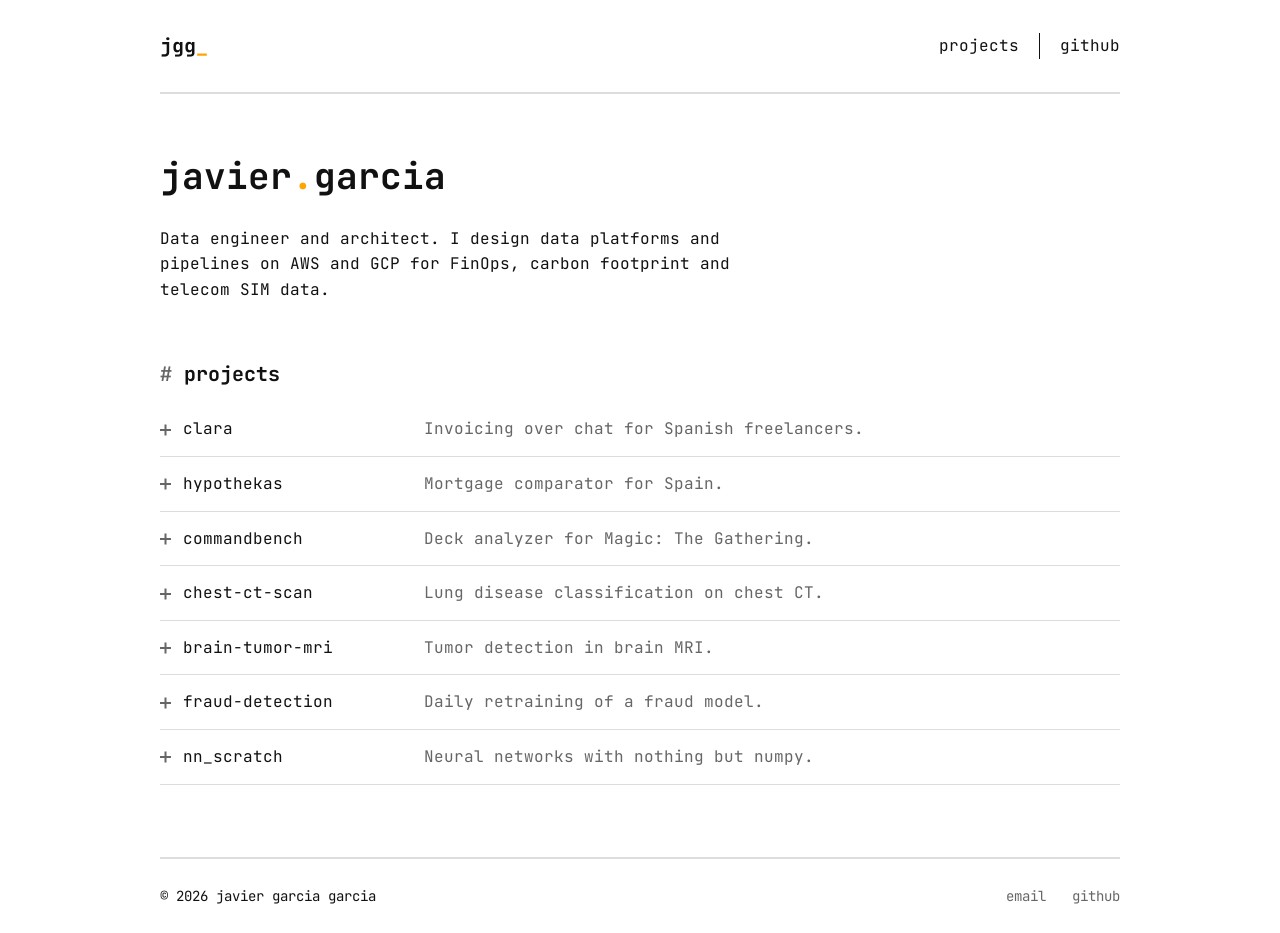
<file: index.html>
<!DOCTYPE html>
<html lang="en">
<head>
  <meta charset="UTF-8">
  <meta name="viewport" content="width=device-width, initial-scale=1">
  <meta name="description" content="Javier Garcia. Data engineer and architect: FinOps, carbon footprint and telecom SIM data.">
  <title>javier.garcia</title>
  <link rel="icon" type="image/png" href="favicon.ico">
  <link rel="preconnect" href="https://fonts.googleapis.com">
  <link rel="preconnect" href="https://fonts.gstatic.com" crossorigin>
  <link href="https://fonts.googleapis.com/css2?family=JetBrains+Mono:wght@400;700&display=swap" rel="stylesheet">
  <link rel="stylesheet" href="styles.css?v=light1">
  <script src="script.js?v=0c50f05" defer></script>
</head>
<body>
  <header>
    <a class="logo" href="index.html">jgg<span>_</span></a>
    <nav>
      <a href="#projects">projects</a>
      <a href="https://github.com/drtey">github</a>
    </nav>
  </header>

  <main>
    <section class="intro">
      <h1>javier<span>.</span>garcia</h1>
      <p>Data engineer and architect. I design data platforms and pipelines on AWS and GCP for FinOps, carbon footprint and telecom SIM data.</p>
    </section>

    <section id="projects">
      <h2>projects</h2>

      <details class="project">
        <summary>
          <span class="name"><i class="icon" aria-hidden="true"></i>clara</span>
          <span class="desc">Invoicing over chat for Spanish freelancers.</span>
        </summary>
        <div class="body">
          <p>Freelancers issue invoices over WhatsApp or Telegram, by text or voice. Clara logs expenses from a photo of the receipt, shows the quarter at a glance (Form 303 and 130) and exports the books to the accountant. Invoices are registered with Verifactu.</p>
          <figure>
            <img src="assets/img/clara.jpg" width="1600" height="881" alt="Clara landing page with a WhatsApp chat issuing an invoice" loading="lazy">
            <figcaption>holaclara.es</figcaption>
          </figure>
          <p class="meta">2026</p>
          <p class="links"><a href="https://holaclara.es/">site ↗</a></p>
        </div>
      </details>

      <details class="project">
        <summary>
          <span class="name"><i class="icon" aria-hidden="true"></i>hypothekas</span>
          <span class="desc">Mortgage comparator for Spain.</span>
        </summary>
        <div class="body">
          <p>Compares mortgages from the main Spanish banks. It works out the monthly payment with the current Euribor for fixed, variable and mixed rates, adds the purchase costs and taxes of each province, and shows the housing aid programs available. It is free and you don't need an account.</p>
          <figure>
            <img src="assets/img/hypothekas.jpg" width="1161" height="726" alt="Hypothekas mortgage calculator next to the three best offers" loading="lazy">
            <figcaption>hypothekas.com</figcaption>
          </figure>
          <p class="meta">since 2025</p>
          <p class="links"><a href="https://hypothekas.com/">site ↗</a></p>
        </div>
      </details>

      <details class="project">
        <summary>
          <span class="name"><i class="icon" aria-hidden="true"></i>commandbench</span>
          <span class="desc">Deck analyzer for Magic: The Gathering.</span>
        </summary>
        <div class="body">
          <p>Magic: The Gathering is a card game where every player builds their own deck. You paste a deck list or a link, and CommandBench tells you how strong the deck is, what strategy it plays, which card combos it has and which cards you could swap. The suggestions come from what other players put in their public decks.</p>
          <figure>
            <img src="assets/img/commandbench.jpg" width="1280" height="800" alt="CommandBench home: a text box to paste a decklist" loading="lazy">
            <figcaption>commandbench.com</figcaption>
          </figure>
          <p class="meta">2026</p>
          <p class="links"><a href="https://commandbench.com">site ↗</a></p>
        </div>
      </details>

      <details class="project">
        <summary>
          <span class="name"><i class="icon" aria-hidden="true"></i>chest-ct-scan</span>
          <span class="desc">Lung disease classification on chest CT.</span>
        </summary>
        <div class="body">
          <p>A fine-tuned ResNet-50 that sorts chest CT scans into four classes: adenocarcinoma, large cell carcinoma, squamous cell carcinoma and normal. The images get CLAHE histogram equalization and heavy augmentation, and training uses Adam with ReduceLROnPlateau.</p>
          <figure>
            <img src="assets/img/lung.png" width="1283" height="490" alt="CT slices from the four lung classes" loading="lazy">
            <figcaption>samples from the four classes</figcaption>
          </figure>
          <figure>
            <img src="assets/img/loss.png" width="1189" height="390" alt="Training and validation loss and accuracy over epochs" loading="lazy">
            <figcaption>loss and accuracy over epochs</figcaption>
          </figure>
          <p class="meta">2024 · python · pytorch · torchvision · opencv</p>
          <p class="links"><a href="ct_scan.html">full write-up →</a> <a href="https://github.com/drtey/chest-CT-Scan">github ↗</a></p>
        </div>
      </details>

      <details class="project">
        <summary>
          <span class="name"><i class="icon" aria-hidden="true"></i>brain-tumor-mri</span>
          <span class="desc">Tumor detection in brain MRI.</span>
        </summary>
        <div class="body">
          <p>A small LeNet-style CNN that tells MRI slices with a tumor from healthy ones. Images are resized to 128×128 and the network outputs the probability of a tumor.</p>
          <figure>
            <img src="assets/img/prd.png" width="1291" height="736" alt="Model predictions over the MRI test set" loading="lazy">
            <figcaption>predictions on the test set</figcaption>
          </figure>
          <p class="meta">2023 · python · pytorch · opencv · numpy</p>
          <p class="links"><a href="brain_tumor_mri.html">full write-up →</a> <a href="https://github.com/drtey/Brain-Tumor-MRI">github ↗</a></p>
        </div>
      </details>

      <details class="project">
        <summary>
          <span class="name"><i class="icon" aria-hidden="true"></i>fraud-detection</span>
          <span class="desc">Daily retraining of a fraud model.</span>
        </summary>
        <div class="body">
          <p>Airflow DAG that retrains an XGBoost fraud detector every night on fresh transactions from Kafka, tracks runs in MLflow and serves the model from a separate inference container. Everything runs in Docker Compose.</p>
<pre><code>with DAG('fraud_detection_training',
         schedule_interval='0 3 * * *',
         catchup=False) as dag:
    validate_environment &gt;&gt; training_task &gt;&gt; cleanup_task</code></pre>
          <p class="meta">2025 · airflow · xgboost · mlflow · kafka · docker</p>
          <p class="links"><a href="https://github.com/drtey/fraud-detection">github ↗</a></p>
        </div>
      </details>

      <details class="project">
        <summary>
          <span class="name"><i class="icon" aria-hidden="true"></i>nn_scratch</span>
          <span class="desc">Neural networks with nothing but numpy.</span>
        </summary>
        <div class="body">
          <p>Notebooks where I build a neural network step by step, starting with a single neuron and ending with backpropagation and gradient descent.</p>
          <figure>
            <img src="assets/img/nn/network.jpg" width="1200" height="917" alt="Hand-drawn two-layer network with ReLU and softmax" loading="lazy">
            <figcaption>one of the hand-drawn diagrams from the notebooks</figcaption>
          </figure>
          <p class="meta">2024 · python · numpy · jupyter</p>
          <p class="links"><a href="nn_scratch.html">full write-up →</a> <a href="https://github.com/drtey/nn_scratch">github ↗</a></p>
        </div>
      </details>
    </section>
  </main>

  <footer>
    <span>© 2026 javier garcia garcia</span>
    <a href="mailto:javiggv99@gmail.com">email</a>
    <a href="https://github.com/drtey">github</a>
  </footer>
</body>
</html>
</file>
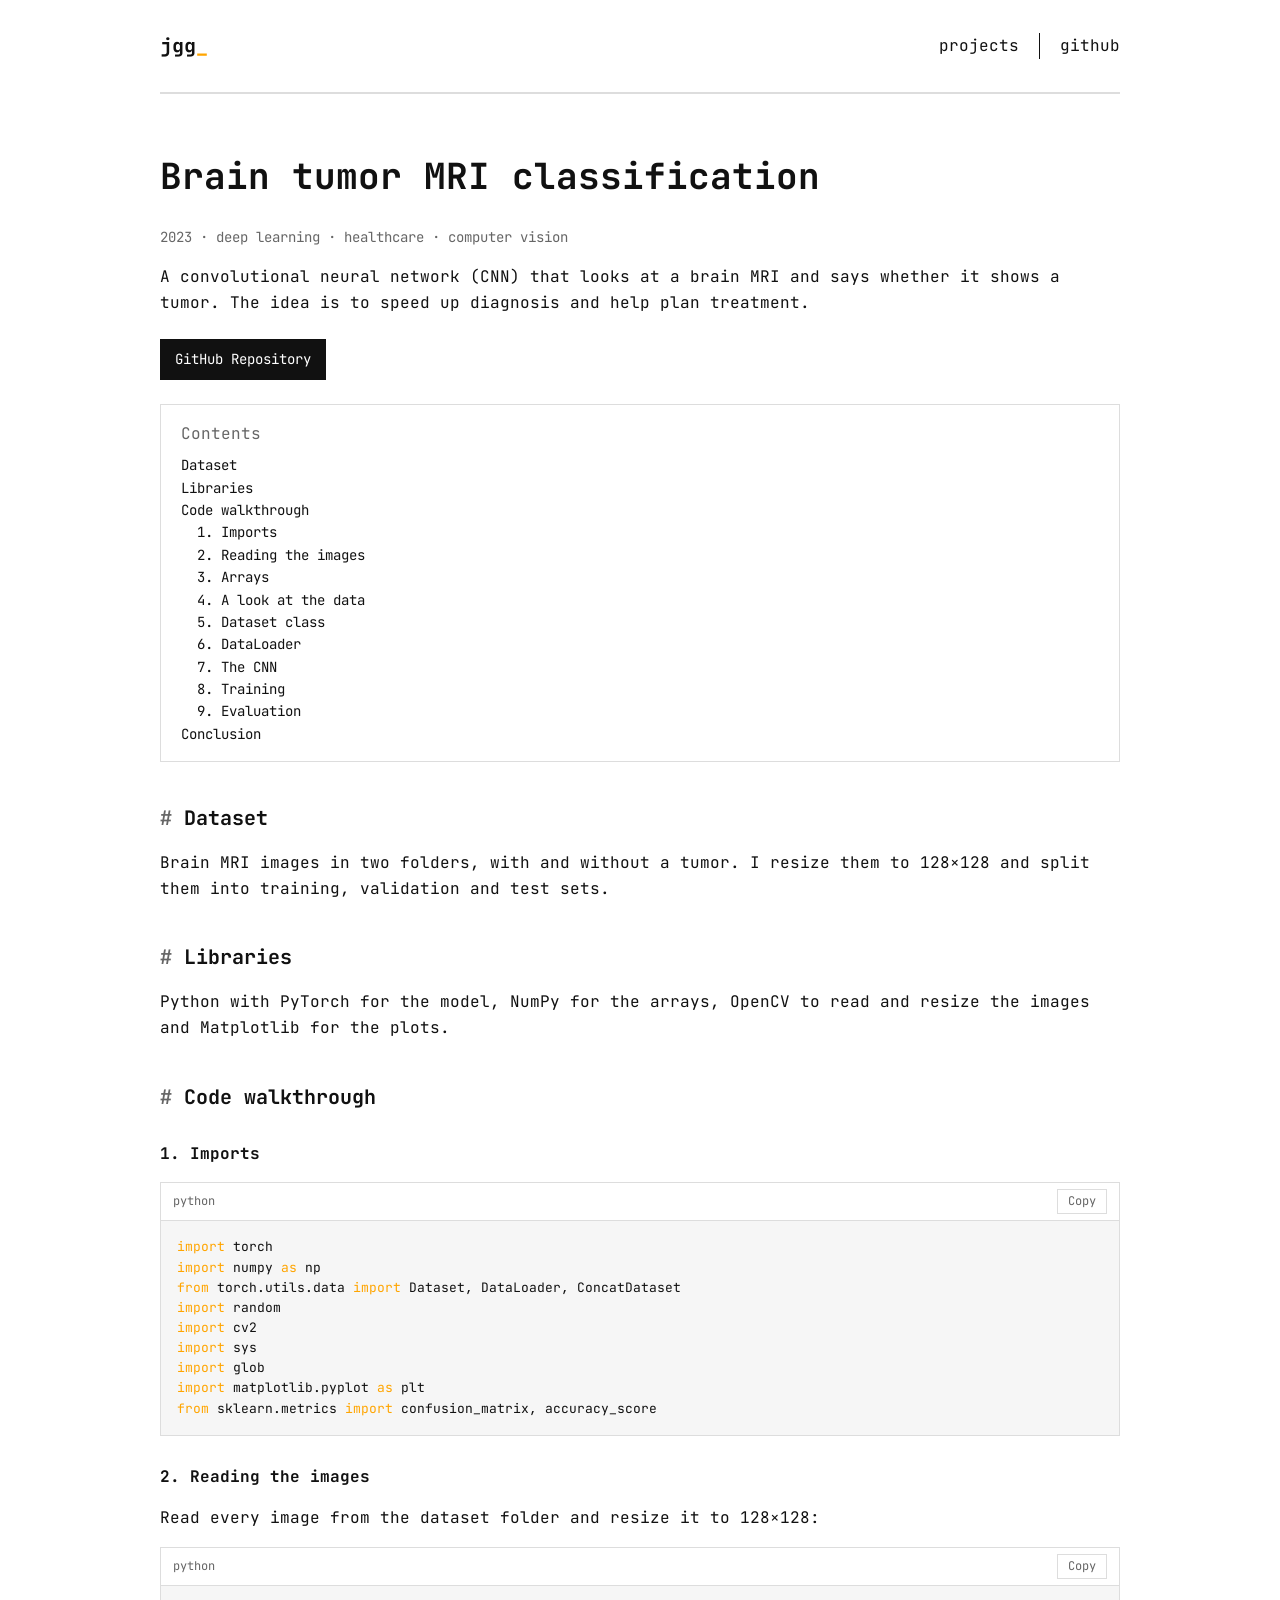
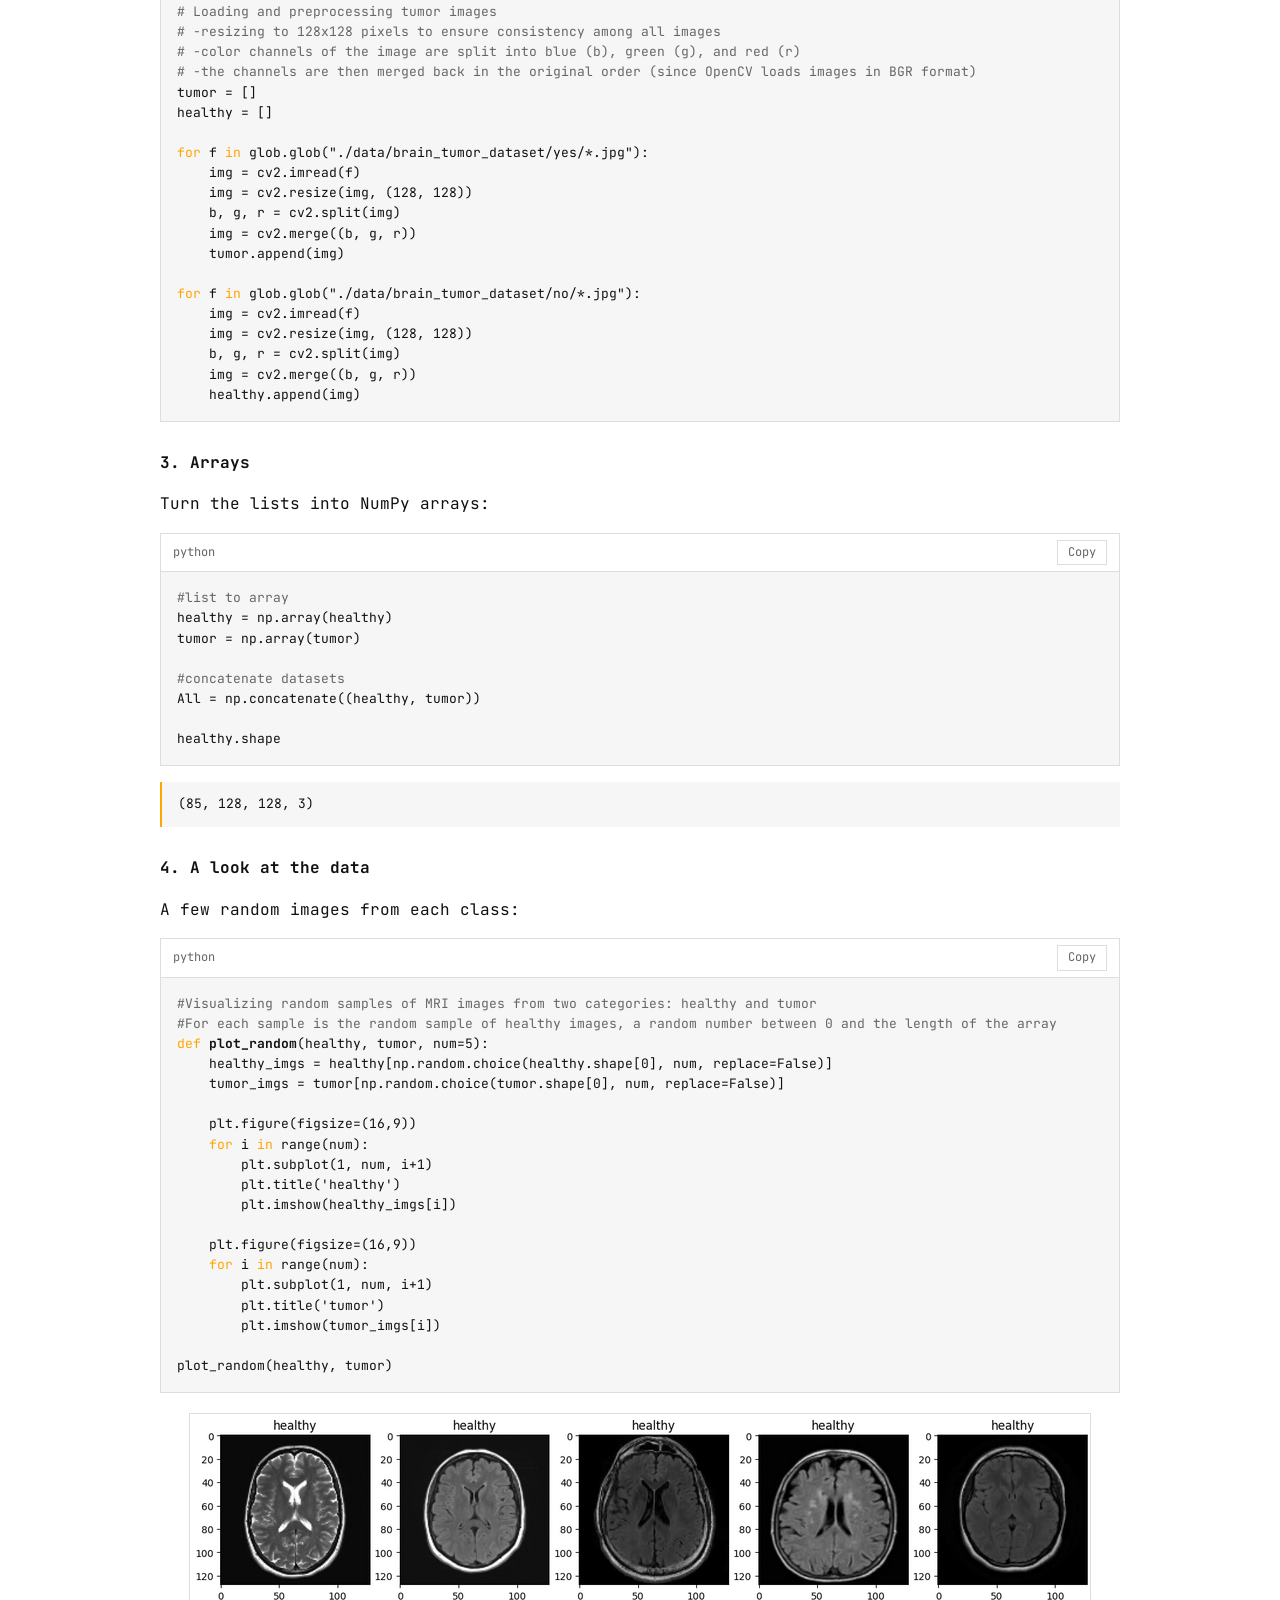
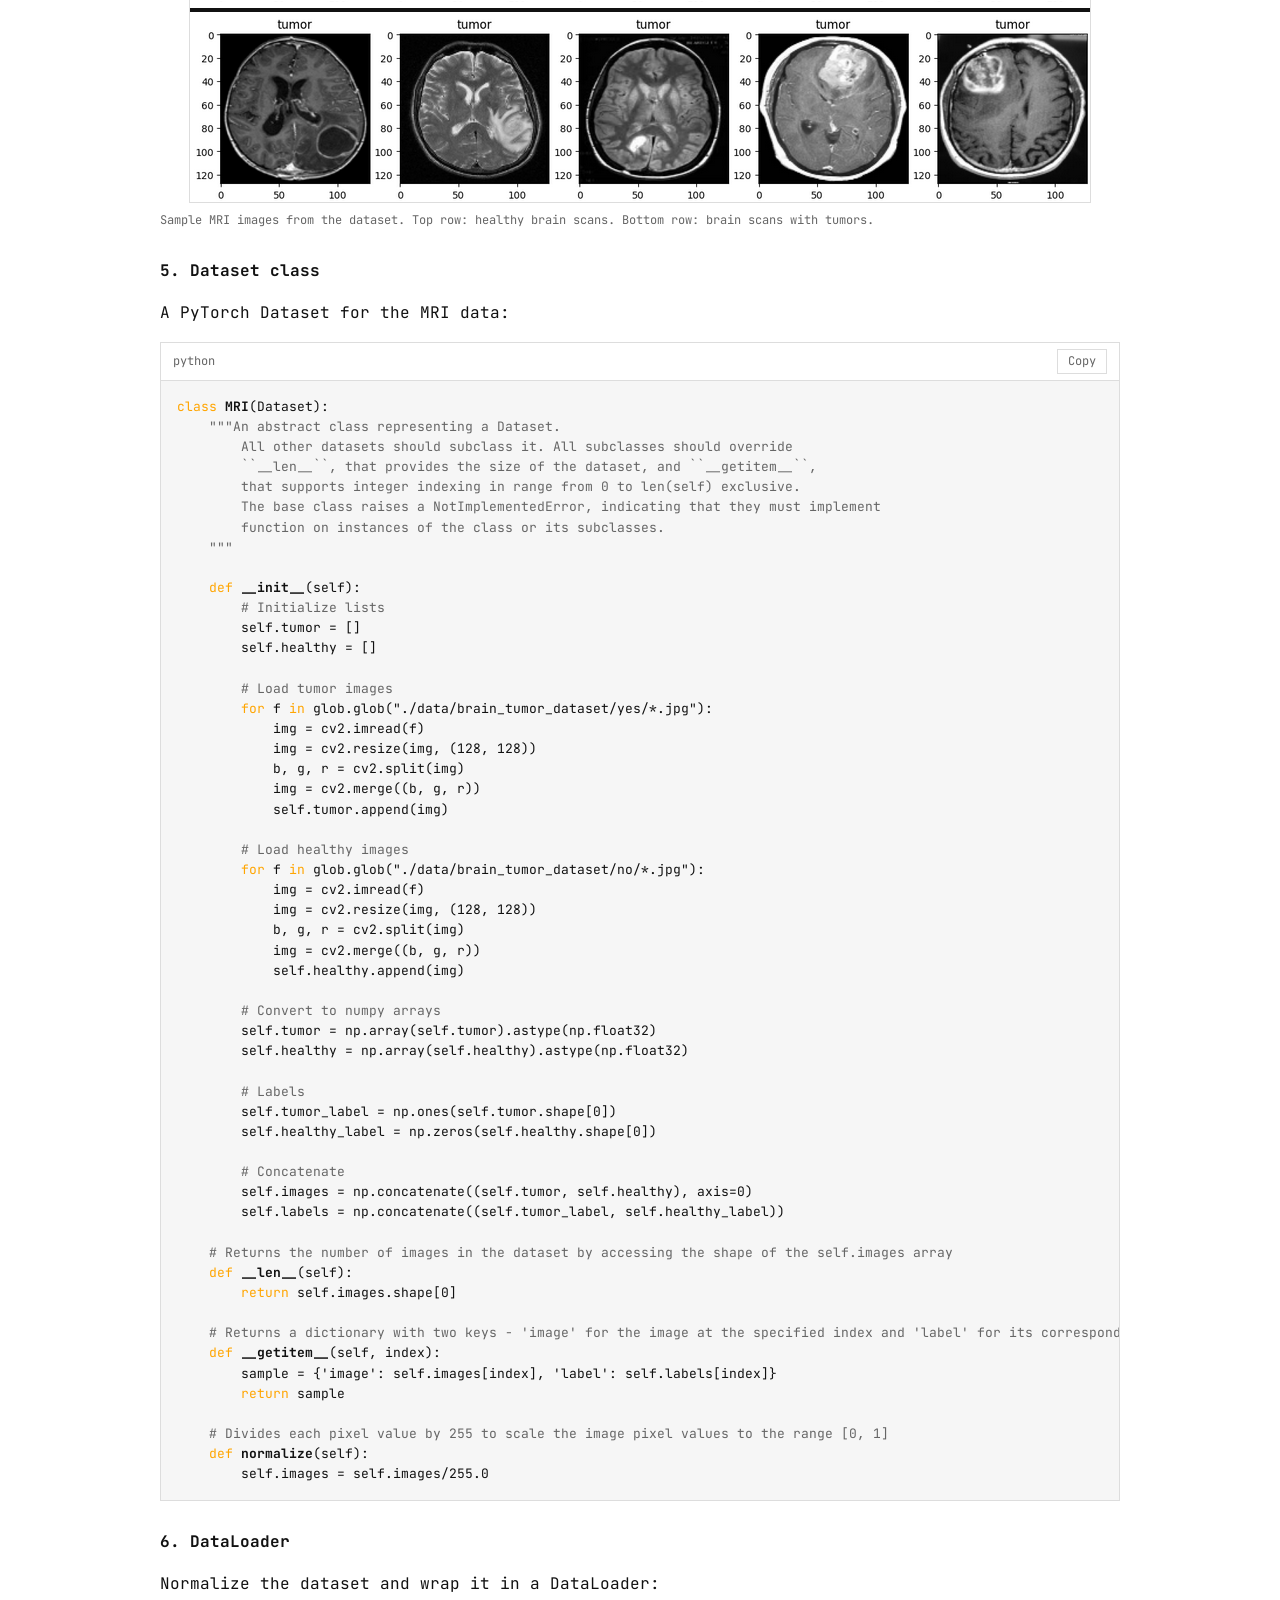
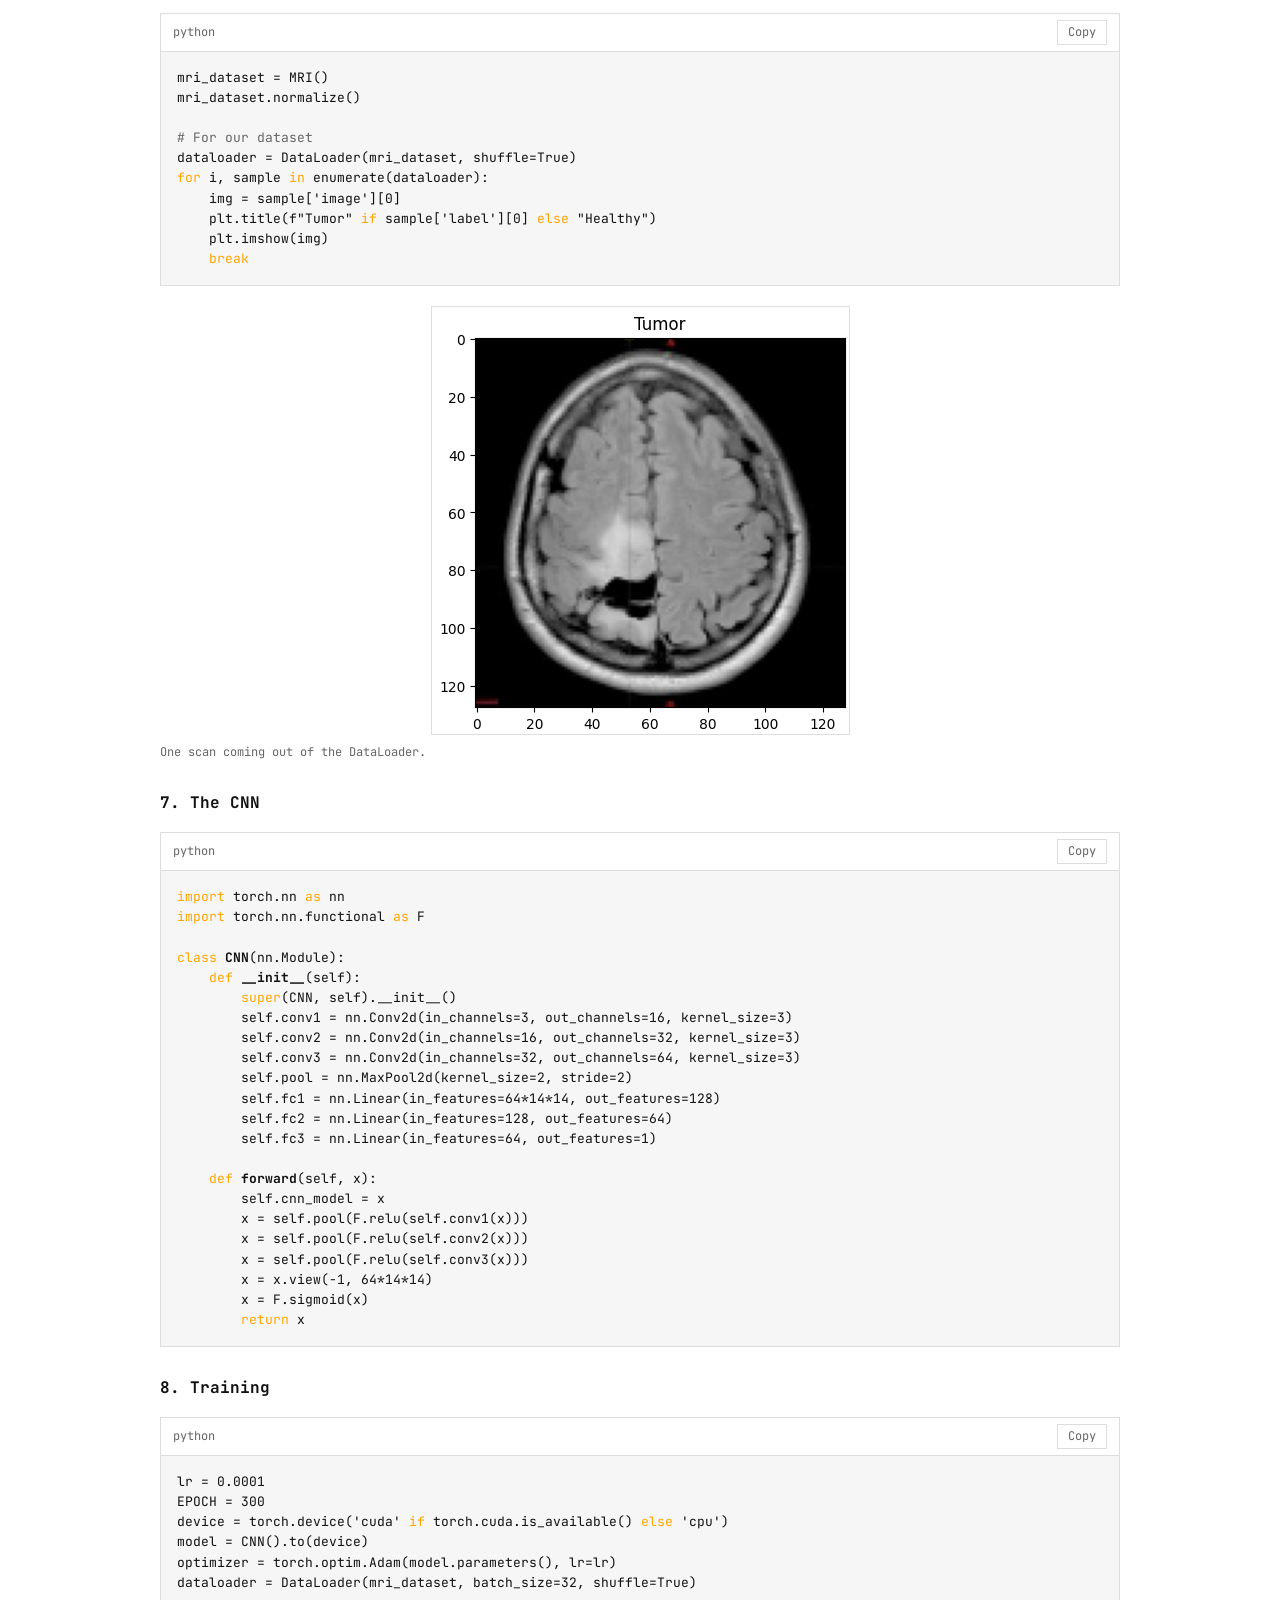
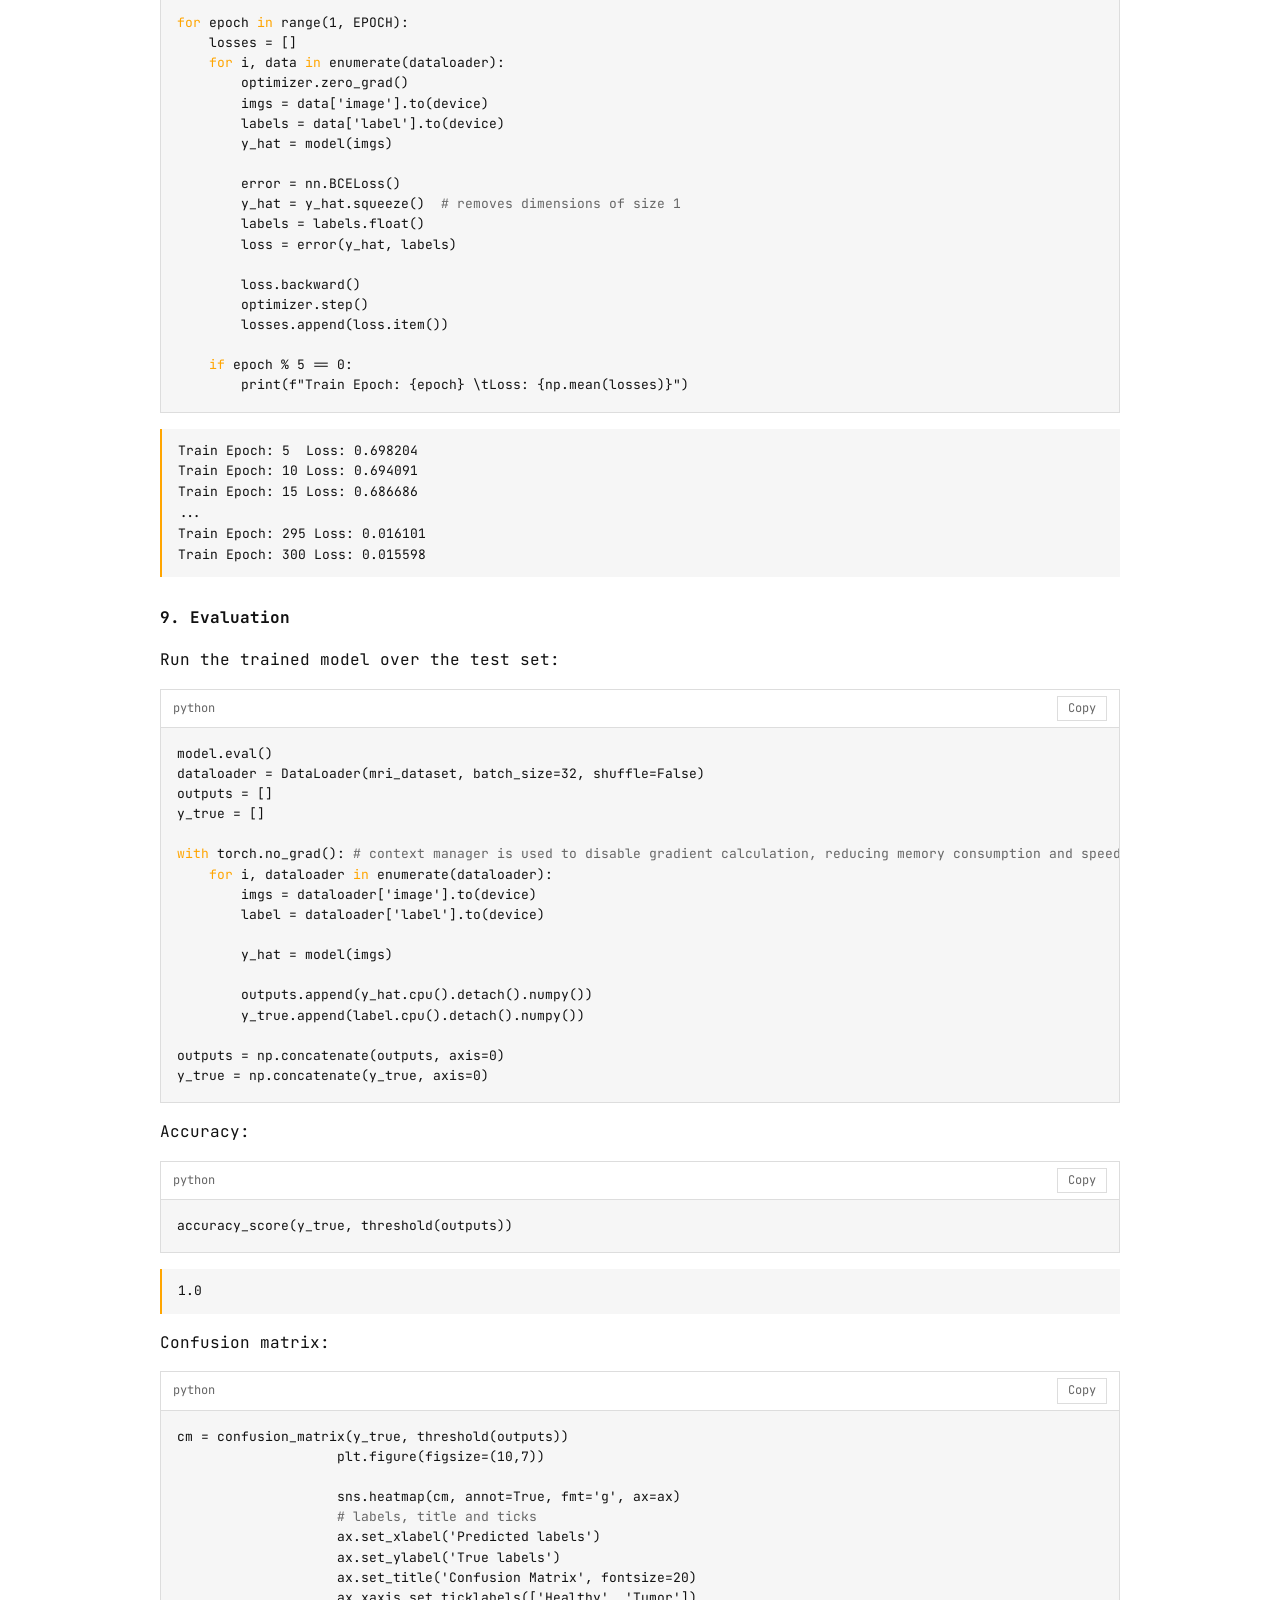
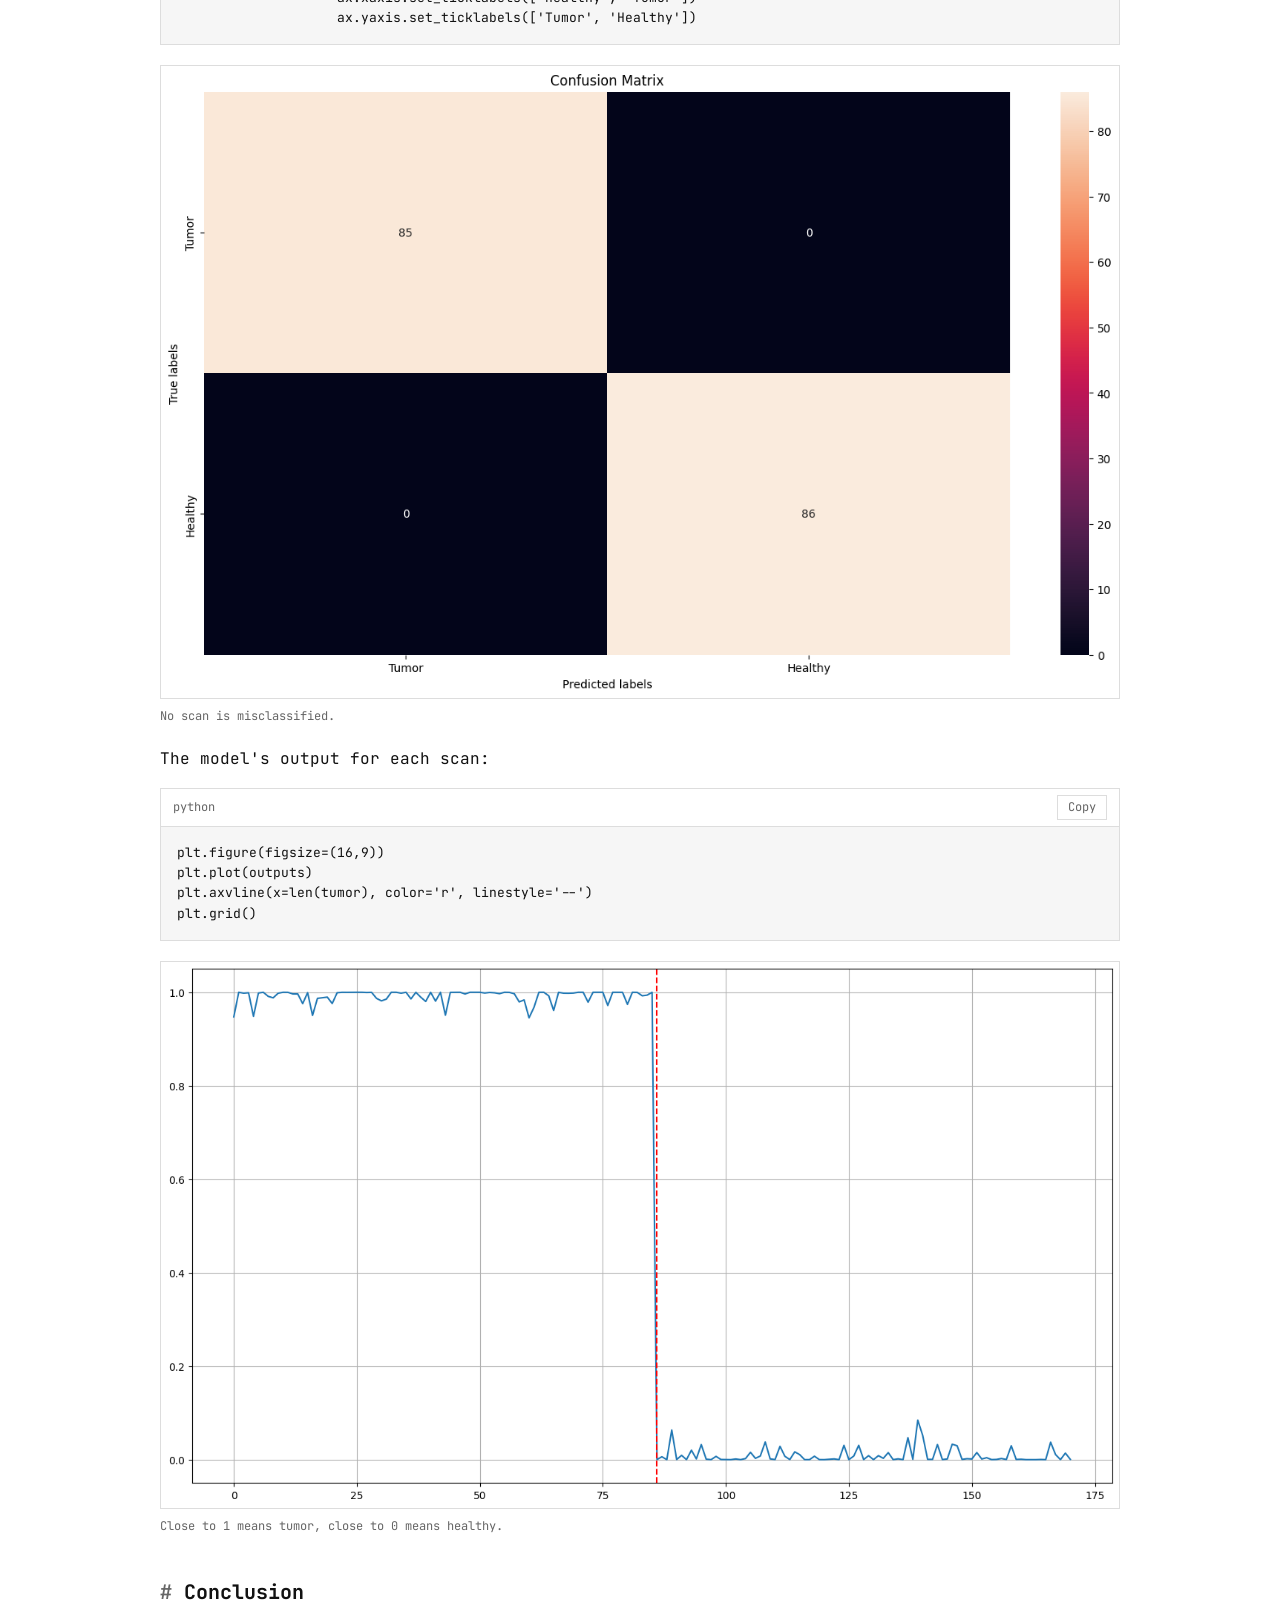
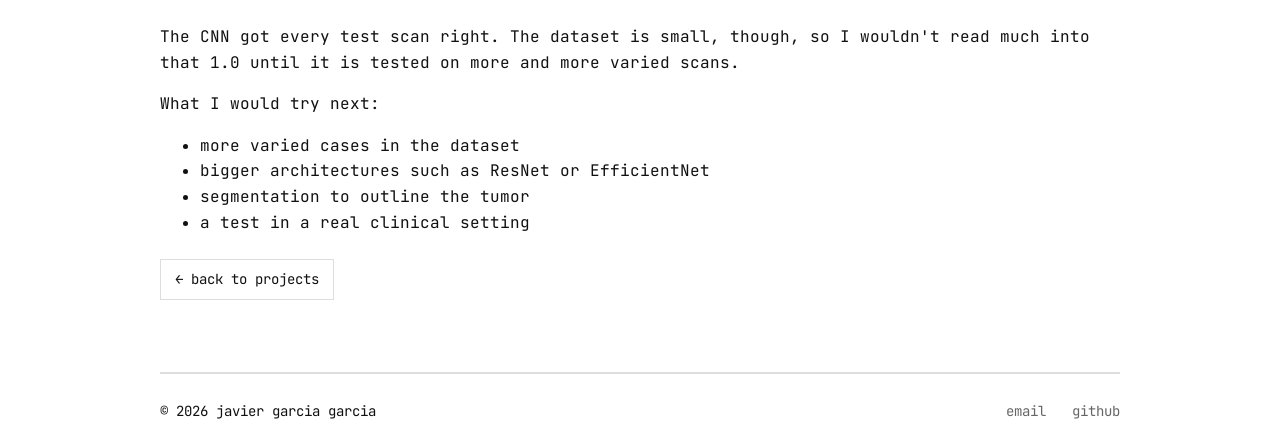
<file: brain_tumor_mri.html>
<!DOCTYPE html>
<html lang="en">
<head>
   <meta charset="UTF-8">
   <meta name="viewport" content="width=device-width, initial-scale=1.0">
   <title>Brain tumor MRI | javier.garcia</title>
   <link rel="stylesheet" href="styles.css?v=light1">
   <link rel="preconnect" href="https://fonts.googleapis.com">
   <link rel="preconnect" href="https://fonts.gstatic.com" crossorigin>
   <link rel="icon" type="image/png" href="favicon.ico">
   <link href="https://fonts.googleapis.com/css2?family=JetBrains+Mono:wght@400;700&display=swap" rel="stylesheet">
   <script src="script.js?v=0c50f05" defer></script>
   <script>
   function copyCode(id) {
       const codeBlock = document.getElementById(id);
       const textArea = document.createElement('textarea');
       textArea.value = codeBlock.textContent;
       document.body.appendChild(textArea);
       textArea.select();
       document.execCommand('copy');
       document.body.removeChild(textArea);
       
       const button = document.querySelector(`button[data-target="${id}"]`);
       const originalText = button.textContent;
       button.textContent = 'Copied!';
       setTimeout(() => {
           button.textContent = originalText;
       }, 2000);
   }
   </script>
</head>
<body>
   <header>
    <a class="logo" href="index.html">jgg<span>_</span></a>
    <nav>
      <a href="index.html#projects">projects</a>
      <a href="https://github.com/drtey">github</a>
    </nav>
  </header>
   
   <main>
       <div class="container">
           <section class="project-content">
               <h1>Brain tumor MRI classification</h1>
               
                <p>2023 · deep learning · healthcare · computer vision</p>

               <p>A convolutional neural network (CNN) that looks at a brain MRI and says whether it shows a tumor. The idea is to speed up diagnosis and help plan treatment.</p>
               
               <div class="project-links">
                <a href="https://github.com/drtey/Brain-Tumor-MRI" class="button" target="_blank">
                    GitHub Repository
                </a>
            </div>

               <div class="section-nav">
                   <h3>Contents</h3>
                   <ul>
                       
                       <li><a href="#dataset">Dataset</a></li>
                       <li><a href="#technologies">Libraries</a></li>
                       <li><a href="#walkthrough">Code walkthrough</a>
                           <ul>
                               <li><a href="#importing">1. Imports</a></li>
                               <li><a href="#loading">2. Reading the images</a></li>
                               <li><a href="#arrays">3. Arrays</a></li>
                               <li><a href="#visualizing">4. A look at the data</a></li>
                               <li><a href="#dataset-class">5. Dataset class</a></li>
                               <li><a href="#dataloader">6. DataLoader</a></li>
                               <li><a href="#architecture">7. The CNN</a></li>
                               <li><a href="#training">8. Training</a></li>
                               <li><a href="#evaluation">9. Evaluation</a></li>
                           </ul>
                       </li>
                       
                       <li><a href="#conclusion">Conclusion</a></li>
                   </ul>
               </div>

               <h2 id="dataset">Dataset</h2>
               <p>Brain MRI images in two folders, with and without a tumor. I resize them to 128×128 and split them into training, validation and test sets.</p>
               
               <h2 id="technologies">Libraries</h2>
               <p>Python with PyTorch for the model, NumPy for the arrays, OpenCV to read and resize the images and Matplotlib for the plots.</p>
               
               <h2 id="walkthrough">Code walkthrough</h2>
               
               <h3 id="importing">1. Imports</h3>

               <div class="code-block">
                   <div class="code-header">
                       <span>python</span>
                       <button class="copy-button" data-target="importing-libraries" onclick="copyCode('importing-libraries')">Copy</button>
                   </div>
                   <pre id="importing-libraries"><span class="import">import</span> torch
<span class="import">import</span> numpy <span class="keyword">as</span> np
<span class="from">from</span> torch.utils.data <span class="import">import</span> Dataset, DataLoader, ConcatDataset
<span class="import">import</span> random
<span class="import">import</span> cv2
<span class="import">import</span> sys
<span class="import">import</span> glob
<span class="import">import</span> matplotlib.pyplot <span class="keyword">as</span> plt
<span class="from">from</span> sklearn.metrics <span class="import">import</span> confusion_matrix, accuracy_score</pre>
               </div>
               
               <h3 id="loading">2. Reading the images</h3>
               <p>Read every image from the dataset folder and resize it to 128×128:</p>
               
               <div class="code-block">
                   <div class="code-header">
                       <span>python</span>
                       <button class="copy-button" data-target="reading-images" onclick="copyCode('reading-images')">Copy</button>
                   </div>
                   <pre id="reading-images"><span class="comment"># Loading and preprocessing tumor images</span>
<span class="comment"># -resizing to 128x128 pixels to ensure consistency among all images</span>
<span class="comment"># -color channels of the image are split into blue (b), green (g), and red (r)</span>
<span class="comment"># -the channels are then merged back in the original order (since OpenCV loads images in BGR format)</span>
tumor = []
healthy = []

<span class="keyword">for</span> f <span class="keyword">in</span> glob.glob("./data/brain_tumor_dataset/yes/*.jpg"):
    img = cv2.imread(f)
    img = cv2.resize(img, (128, 128))
    b, g, r = cv2.split(img)
    img = cv2.merge((b, g, r))
    tumor.append(img)

<span class="keyword">for</span> f <span class="keyword">in</span> glob.glob("./data/brain_tumor_dataset/no/*.jpg"):
    img = cv2.imread(f)
    img = cv2.resize(img, (128, 128))
    b, g, r = cv2.split(img)
    img = cv2.merge((b, g, r))
    healthy.append(img)</pre>
               </div>
               
               <h3 id="arrays">3. Arrays</h3>
               <p>Turn the lists into NumPy arrays:</p>
               
               <div class="code-block">
                   <div class="code-header">
                       <span>python</span>
                       <button class="copy-button" data-target="list-to-array" onclick="copyCode('list-to-array')">Copy</button>
                   </div>
                   <pre id="list-to-array"><span class="comment">#list to array</span>
healthy = np.array(healthy)
tumor = np.array(tumor)

<span class="comment">#concatenate datasets</span>
All = np.concatenate((healthy, tumor))

healthy.shape</pre>
               </div>
               
               <div class="output-block">
                   <p>(85, 128, 128, 3)</p>
               </div>
               
               <h3 id="visualizing">4. A look at the data</h3>
               <p>A few random images from each class:</p>
               
               <div class="code-block">
                   <div class="code-header">
                       <span>python</span>
                       <button class="copy-button" data-target="visualizing-images" onclick="copyCode('visualizing-images')">Copy</button>
                   </div>
                   <pre id="visualizing-images"><span class="comment">#Visualizing random samples of MRI images from two categories: healthy and tumor</span>
<span class="comment">#For each sample is the random sample of healthy images, a random number between 0 and the length of the array</span>
<span class="keyword">def</span> <span class="function">plot_random</span>(healthy, tumor, num=5):
    healthy_imgs = healthy[np.random.choice(healthy.shape[0], num, replace=False)]
    tumor_imgs = tumor[np.random.choice(tumor.shape[0], num, replace=False)]
    
    plt.figure(figsize=(16,9))
    <span class="keyword">for</span> i <span class="keyword">in</span> range(num):
        plt.subplot(1, num, i+1)
        plt.title('healthy')
        plt.imshow(healthy_imgs[i])
    
    plt.figure(figsize=(16,9))
    <span class="keyword">for</span> i <span class="keyword">in</span> range(num):
        plt.subplot(1, num, i+1)
        plt.title('tumor')
        plt.imshow(tumor_imgs[i])

plot_random(healthy, tumor)</pre>
               </div>

               <div class="image-container">
                   <img loading="lazy" src="assets/img/ht.png" alt="Visualization of MRI images: top row shows healthy brain scans, bottom row shows brain scans with tumors">
                   <p class="image-caption">Sample MRI images from the dataset. Top row: healthy brain scans. Bottom row: brain scans with tumors.</p>
               </div>
               
               <h3 id="dataset-class">5. Dataset class</h3>
               <p>A PyTorch Dataset for the MRI data:</p>
               
               <div class="code-block">
                   <div class="code-header">
                       <span>python</span>
                       <button class="copy-button" data-target="create-dataset" onclick="copyCode('create-dataset')">Copy</button>
                   </div>
                   <pre id="create-dataset"><span class="keyword">class</span> <span class="class">MRI</span>(Dataset):
    <span class="comment">"""An abstract class representing a Dataset.</span>
    <span class="comment">    All other datasets should subclass it. All subclasses should override</span>
    <span class="comment">    ``__len__``, that provides the size of the dataset, and ``__getitem__``,</span>
    <span class="comment">    that supports integer indexing in range from 0 to len(self) exclusive.</span>
    <span class="comment">    The base class raises a NotImplementedError, indicating that they must implement</span>
    <span class="comment">    function on instances of the class or its subclasses.</span>
    <span class="comment">"""</span>

    <span class="keyword">def</span> <span class="function">__init__</span>(<span class="parameter">self</span>):
        <span class="comment"># Initialize lists</span>
        <span class="parameter">self</span>.tumor = []
        <span class="parameter">self</span>.healthy = []
        
        <span class="comment"># Load tumor images</span>
        <span class="keyword">for</span> f <span class="keyword">in</span> glob.glob("./data/brain_tumor_dataset/yes/*.jpg"):
            img = cv2.imread(f)
            img = cv2.resize(img, (128, 128))
            b, g, r = cv2.split(img)
            img = cv2.merge((b, g, r))
            <span class="parameter">self</span>.tumor.append(img)
        
        <span class="comment"># Load healthy images</span>
        <span class="keyword">for</span> f <span class="keyword">in</span> glob.glob("./data/brain_tumor_dataset/no/*.jpg"):
            img = cv2.imread(f)
            img = cv2.resize(img, (128, 128))
            b, g, r = cv2.split(img)
            img = cv2.merge((b, g, r))
            <span class="parameter">self</span>.healthy.append(img)
        
        <span class="comment"># Convert to numpy arrays</span>
        <span class="parameter">self</span>.tumor = np.array(<span class="parameter">self</span>.tumor).astype(np.float32)
        <span class="parameter">self</span>.healthy = np.array(<span class="parameter">self</span>.healthy).astype(np.float32)
        
        <span class="comment"># Labels</span>
        <span class="parameter">self</span>.tumor_label = np.ones(<span class="parameter">self</span>.tumor.shape[0])
        <span class="parameter">self</span>.healthy_label = np.zeros(<span class="parameter">self</span>.healthy.shape[0])
        
        <span class="comment"># Concatenate</span>
        <span class="parameter">self</span>.images = np.concatenate((<span class="parameter">self</span>.tumor, <span class="parameter">self</span>.healthy), axis=0)
        <span class="parameter">self</span>.labels = np.concatenate((<span class="parameter">self</span>.tumor_label, <span class="parameter">self</span>.healthy_label))
        
    <span class="comment"># Returns the number of images in the dataset by accessing the shape of the self.images array</span>
    <span class="keyword">def</span> <span class="function">__len__</span>(<span class="parameter">self</span>):
        <span class="keyword">return</span> <span class="parameter">self</span>.images.shape[0]
    
    <span class="comment"># Returns a dictionary with two keys - 'image' for the image at the specified index and 'label' for its corresponding label</span>
    <span class="keyword">def</span> <span class="function">__getitem__</span>(<span class="parameter">self</span>, index):
        sample = {'image': <span class="parameter">self</span>.images[index], 'label': <span class="parameter">self</span>.labels[index]}
        <span class="keyword">return</span> sample
    
    <span class="comment"># Divides each pixel value by 255 to scale the image pixel values to the range [0, 1]</span>
    <span class="keyword">def</span> <span class="function">normalize</span>(<span class="parameter">self</span>):
        <span class="parameter">self</span>.images = <span class="parameter">self</span>.images/255.0</pre>
               </div>
               
               <h3 id="dataloader">6. DataLoader</h3>
               <p>Normalize the dataset and wrap it in a DataLoader:</p>
               
               <div class="code-block">
                   <div class="code-header">
                       <span>python</span>
                       <button class="copy-button" data-target="dataloader-setup" onclick="copyCode('dataloader-setup')">Copy</button>
                   </div>
                   <pre id="dataloader-setup">mri_dataset = MRI()
mri_dataset.normalize()

<span class="comment"># For our dataset</span>
dataloader = DataLoader(mri_dataset, shuffle=True)
<span class="keyword">for</span> i, sample <span class="keyword">in</span> enumerate(dataloader):
    img = sample['image'][0]
    plt.title(f"Tumor" <span class="keyword">if</span> sample['label'][0] <span class="keyword">else</span> "Healthy")
    plt.imshow(img)
    <span class="keyword">break</span></pre>
               </div>
               
               <div class="image-container">
                   <img loading="lazy" src="assets/img/sample.png" alt="Sample MRI image from dataloader">
                   <p class="image-caption">One scan coming out of the DataLoader.</p>
               </div>
               
               <h3 id="architecture">7. The CNN</h3>

               <div class="code-block">
                   <div class="code-header">
                       <span>python</span>
                       <button class="copy-button" data-target="cnn-architecture" onclick="copyCode('cnn-architecture')">Copy</button>
                   </div>
                   <pre id="cnn-architecture"><span class="import">import</span> torch.nn <span class="keyword">as</span> nn
<span class="import">import</span> torch.nn.functional <span class="keyword">as</span> F

<span class="keyword">class</span> <span class="class">CNN</span>(nn.Module):
    <span class="keyword">def</span> <span class="function">__init__</span>(<span class="parameter">self</span>):
        <span class="keyword">super</span>(CNN, <span class="parameter">self</span>).__init__()
        <span class="parameter">self</span>.conv1 = nn.Conv2d(in_channels=3, out_channels=16, kernel_size=3)
        <span class="parameter">self</span>.conv2 = nn.Conv2d(in_channels=16, out_channels=32, kernel_size=3)
        <span class="parameter">self</span>.conv3 = nn.Conv2d(in_channels=32, out_channels=64, kernel_size=3)
        <span class="parameter">self</span>.pool = nn.MaxPool2d(kernel_size=2, stride=2)
        <span class="parameter">self</span>.fc1 = nn.Linear(in_features=64*14*14, out_features=128)
        <span class="parameter">self</span>.fc2 = nn.Linear(in_features=128, out_features=64)
        <span class="parameter">self</span>.fc3 = nn.Linear(in_features=64, out_features=1)
        
    <span class="keyword">def</span> <span class="function">forward</span>(<span class="parameter">self</span>, x):
        <span class="parameter">self</span>.cnn_model = x
        x = <span class="parameter">self</span>.pool(F.relu(<span class="parameter">self</span>.conv1(x)))
        x = <span class="parameter">self</span>.pool(F.relu(<span class="parameter">self</span>.conv2(x)))
        x = <span class="parameter">self</span>.pool(F.relu(<span class="parameter">self</span>.conv3(x)))
        x = x.view(-1, 64*14*14)
        x = F.sigmoid(x)
        <span class="keyword">return</span> x</pre>
               </div>
               
               <h3 id="training">8. Training</h3>

               <div class="code-block">
                   <div class="code-header">
                       <span>python</span>
                       <button class="copy-button" data-target="training-model" onclick="copyCode('training-model')">Copy</button>
                   </div>
                   <pre id="training-model">lr = 0.0001
EPOCH = 300
device = torch.device('cuda' <span class="keyword">if</span> torch.cuda.is_available() <span class="keyword">else</span> 'cpu')
model = CNN().to(device)
optimizer = torch.optim.Adam(model.parameters(), lr=lr)
dataloader = DataLoader(mri_dataset, batch_size=32, shuffle=True)

<span class="keyword">for</span> epoch <span class="keyword">in</span> range(1, EPOCH):
    losses = []
    <span class="keyword">for</span> i, data <span class="keyword">in</span> enumerate(dataloader):
        optimizer.zero_grad()
        imgs = data['image'].to(device)
        labels = data['label'].to(device)
        y_hat = model(imgs)
        
        error = nn.BCELoss()
        y_hat = y_hat.squeeze()  <span class="comment"># removes dimensions of size 1</span>
        labels = labels.float()
        loss = error(y_hat, labels)
        
        loss.backward()
        optimizer.step()
        losses.append(loss.item())
    
    <span class="keyword">if</span> epoch % 5 == 0:
        print(f"Train Epoch: {epoch} \tLoss: {np.mean(losses)}")</pre>
               </div>
               
               <div class="output-block">
                   <p>Train Epoch: 5  Loss: 0.698204</p>
                   <p>Train Epoch: 10 Loss: 0.694091</p>
                   <p>Train Epoch: 15 Loss: 0.686686</p>
                   <p>...</p>
                   <p>Train Epoch: 295 Loss: 0.016101</p>
                   <p>Train Epoch: 300 Loss: 0.015598</p>
               </div>
               
               <h3 id="evaluation">9. Evaluation</h3>
               <p>Run the trained model over the test set:</p>
               
               <div class="code-block">
                   <div class="code-header">
                       <span>python</span>
                       <button class="copy-button" data-target="evaluation-model" onclick="copyCode('evaluation-model')">Copy</button>
                   </div>
                   <pre id="evaluation-model">model.eval()
dataloader = DataLoader(mri_dataset, batch_size=32, shuffle=False)
outputs = []
y_true = []

<span class="keyword">with</span> torch.no_grad(): <span class="comment"># context manager is used to disable gradient calculation, reducing memory consumption and speed</span>
    <span class="keyword">for</span> i, dataloader <span class="keyword">in</span> enumerate(dataloader):
        imgs = dataloader['image'].to(device)
        label = dataloader['label'].to(device)
        
        y_hat = model(imgs)
        
        outputs.append(y_hat.cpu().detach().numpy())
        y_true.append(label.cpu().detach().numpy())

outputs = np.concatenate(outputs, axis=0)
y_true = np.concatenate(y_true, axis=0)</pre>
               </div>
               
               <p>Accuracy:</p>
               
               <div class="code-block">
                   <div class="code-header">
                       <span>python</span>
                       <button class="copy-button" data-target="accuracy-score" onclick="copyCode('accuracy-score')">Copy</button>
                   </div>
                   <pre id="accuracy-score">accuracy_score(y_true, threshold(outputs))</pre>
               </div>
               
               <div class="output-block">
                   <p>1.0</p>
               </div>
               
               <p>Confusion matrix:</p>
               
               <div class="code-block">
                   <div class="code-header">
                       <span>python</span>
                       <button class="copy-button" data-target="confusion-matrix" onclick="copyCode('confusion-matrix')">Copy</button>
                   </div>
                   <pre id="confusion-matrix">cm = confusion_matrix(y_true, threshold(outputs))
                    plt.figure(figsize=(10,7))

                    sns.heatmap(cm, annot=True, fmt='g', ax=ax)
                    <span class="comment"># labels, title and ticks</span>
                    ax.set_xlabel('Predicted labels')
                    ax.set_ylabel('True labels')
                    ax.set_title('Confusion Matrix', fontsize=20)
                    ax.xaxis.set_ticklabels(['Healthy', 'Tumor'])
                    ax.yaxis.set_ticklabels(['Tumor', 'Healthy'])</pre>
               </div>
               
               <div class="image-container">
                   <img loading="lazy" src="assets/img/cf.png" alt="Confusion Matrix showing the classification results">
                   <p class="image-caption">No scan is misclassified.</p>
               </div>
               
               <p>The model's output for each scan:</p>
               
               <div class="code-block">
                   <div class="code-header">
                       <span>python</span>
                       <button class="copy-button" data-target="plot-predictions" onclick="copyCode('plot-predictions')">Copy</button>
                   </div>
                   <pre id="plot-predictions">plt.figure(figsize=(16,9))
plt.plot(outputs)
plt.axvline(x=len(tumor), color='r', linestyle='--')
plt.grid()</pre>
               </div>
               
               <div class="image-container">
                   <img loading="lazy" src="assets/img/prd.png" alt="Graph showing the model's predictions">
                   <p class="image-caption">Close to 1 means tumor, close to 0 means healthy.</p>
               </div>
               
               <h2 id="conclusion">Conclusion</h2>
               <p>The CNN got every test scan right. The dataset is small, though, so I wouldn't read much into that 1.0 until it is tested on more and more varied scans.</p>
               
               <p>What I would try next:</p>
               <ul>
                   <li>more varied cases in the dataset</li>
                   <li>bigger architectures such as ResNet or EfficientNet</li>
                   <li>segmentation to outline the tumor</li>
                   <li>a test in a real clinical setting</li>
               </ul>
           </section>

           <div class="navigation">
               <a href="index.html#projects" class="button secondary">← back to projects</a>
           </div>
       </div>
   </main>
   
   <footer>
    <span>© 2026 javier garcia garcia</span>
    <a href="mailto:javiggv99@gmail.com">email</a>
    <a href="https://github.com/drtey">github</a>
  </footer>
</body>
</html>
</file>
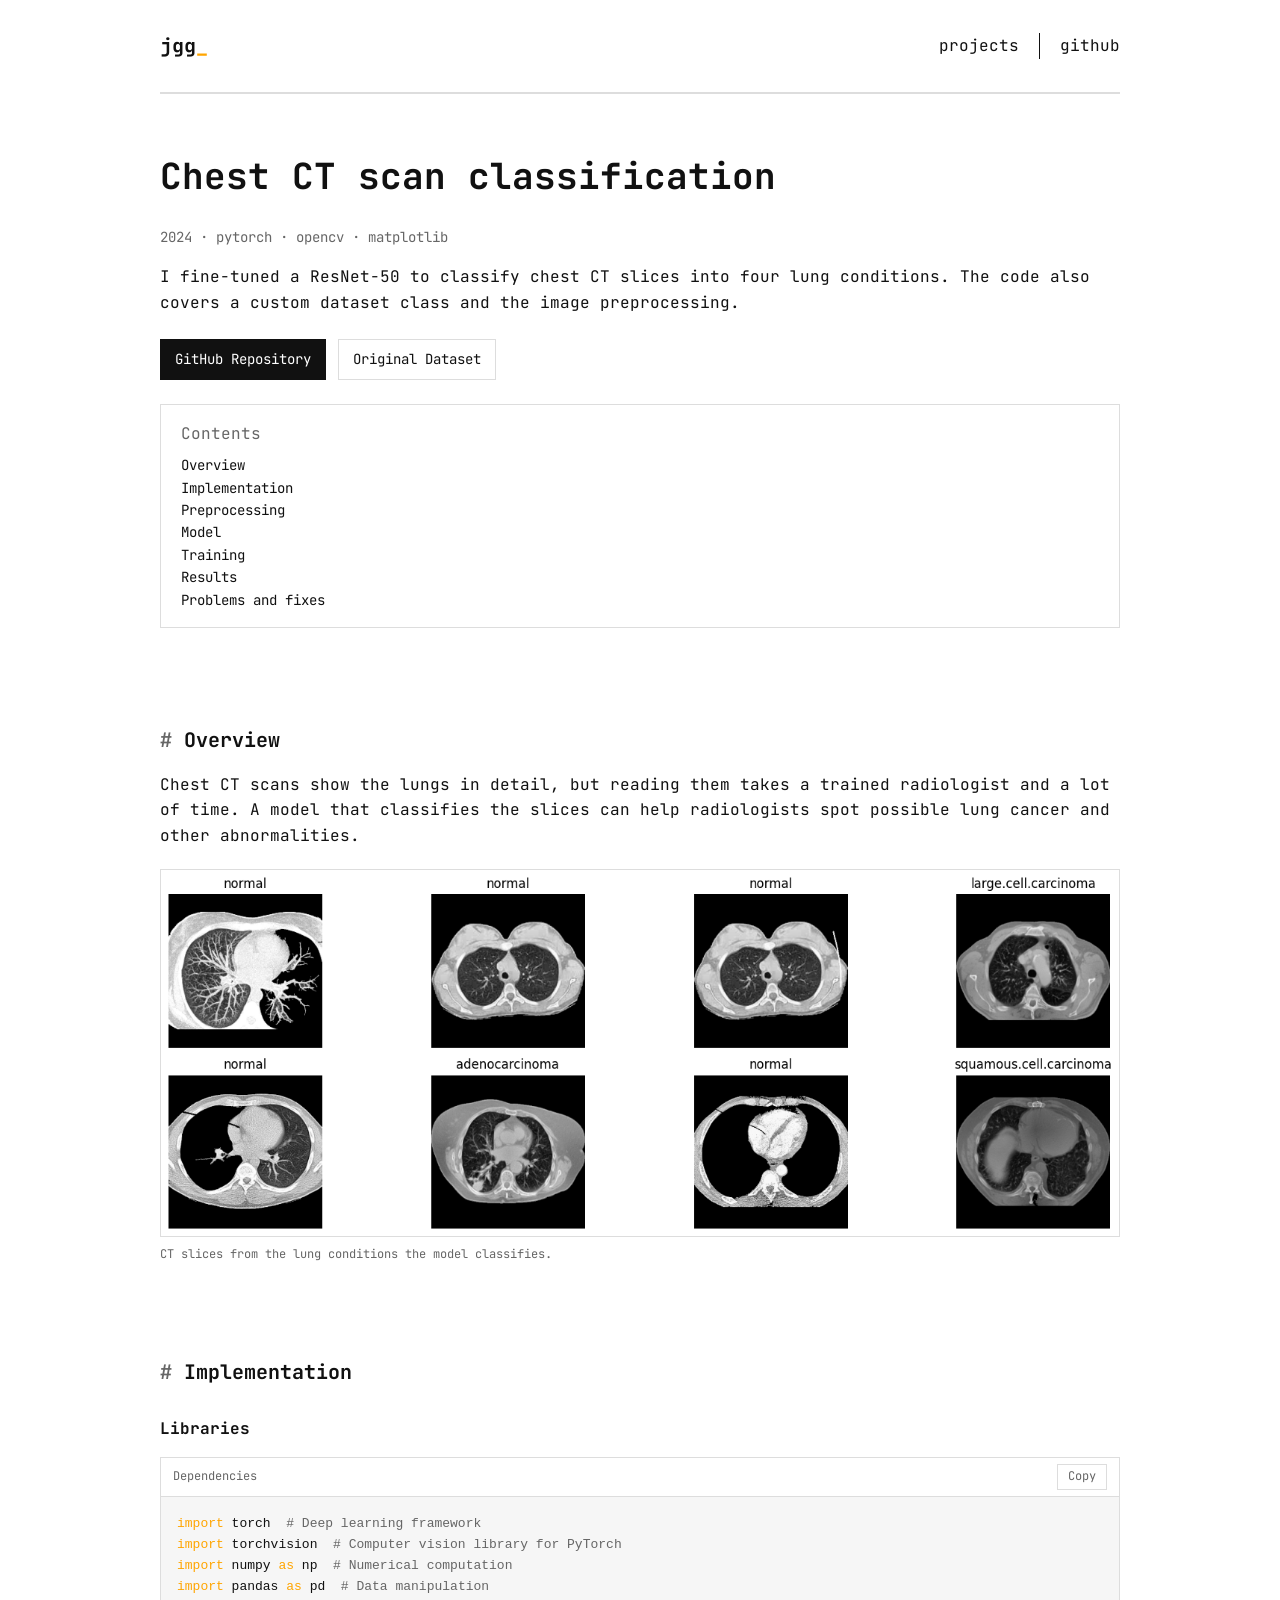
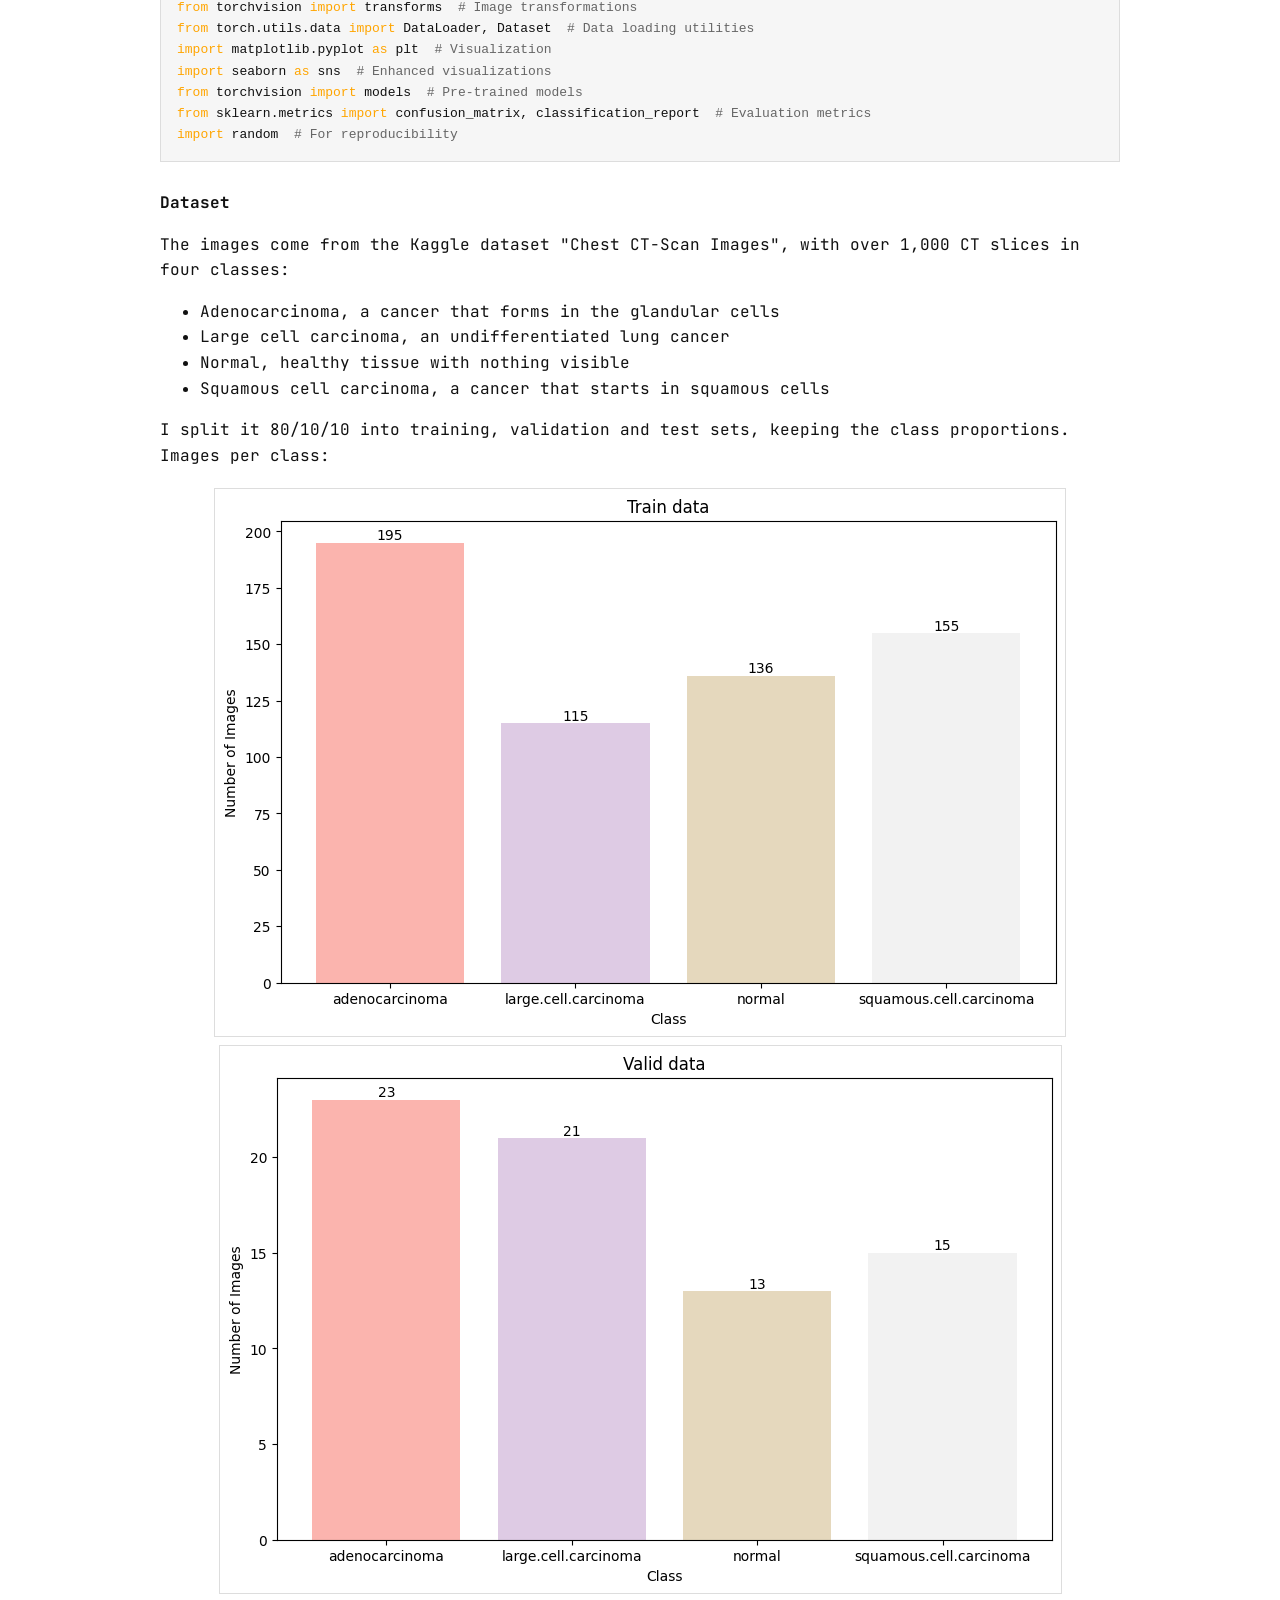
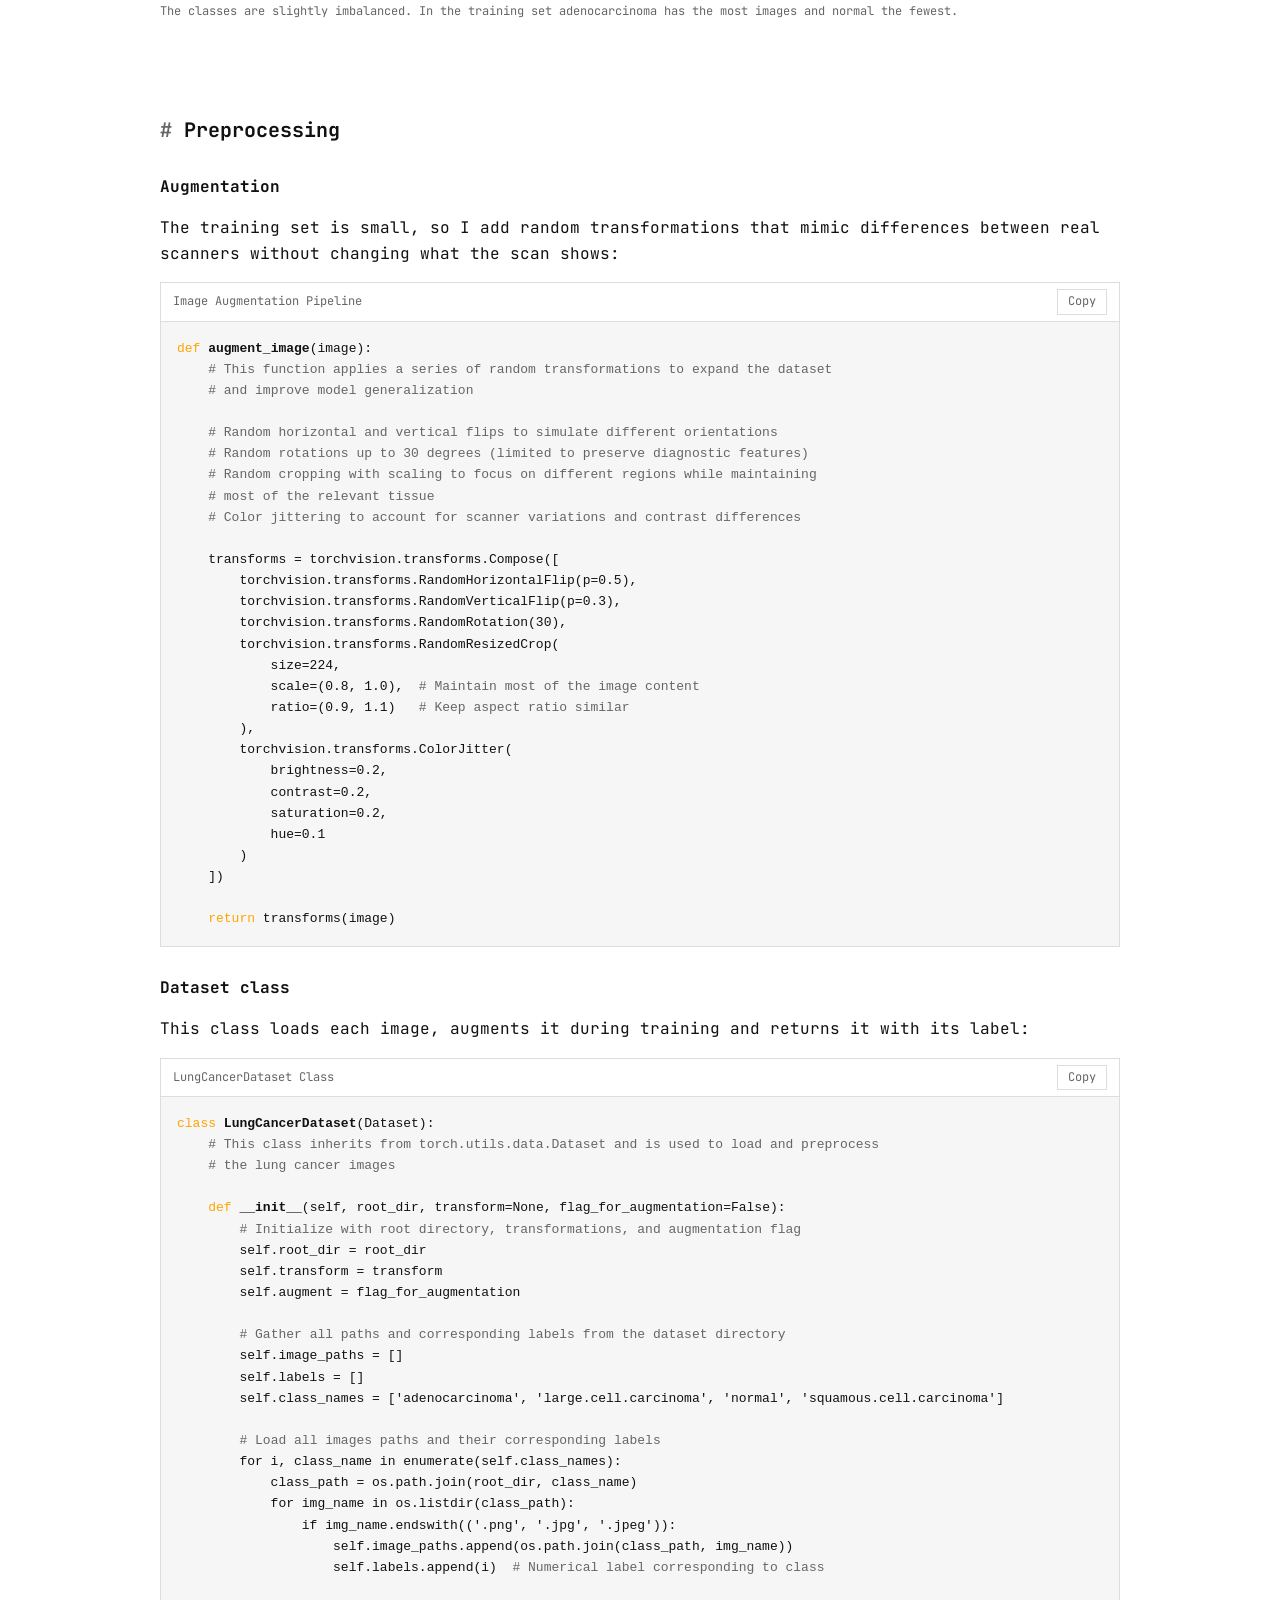
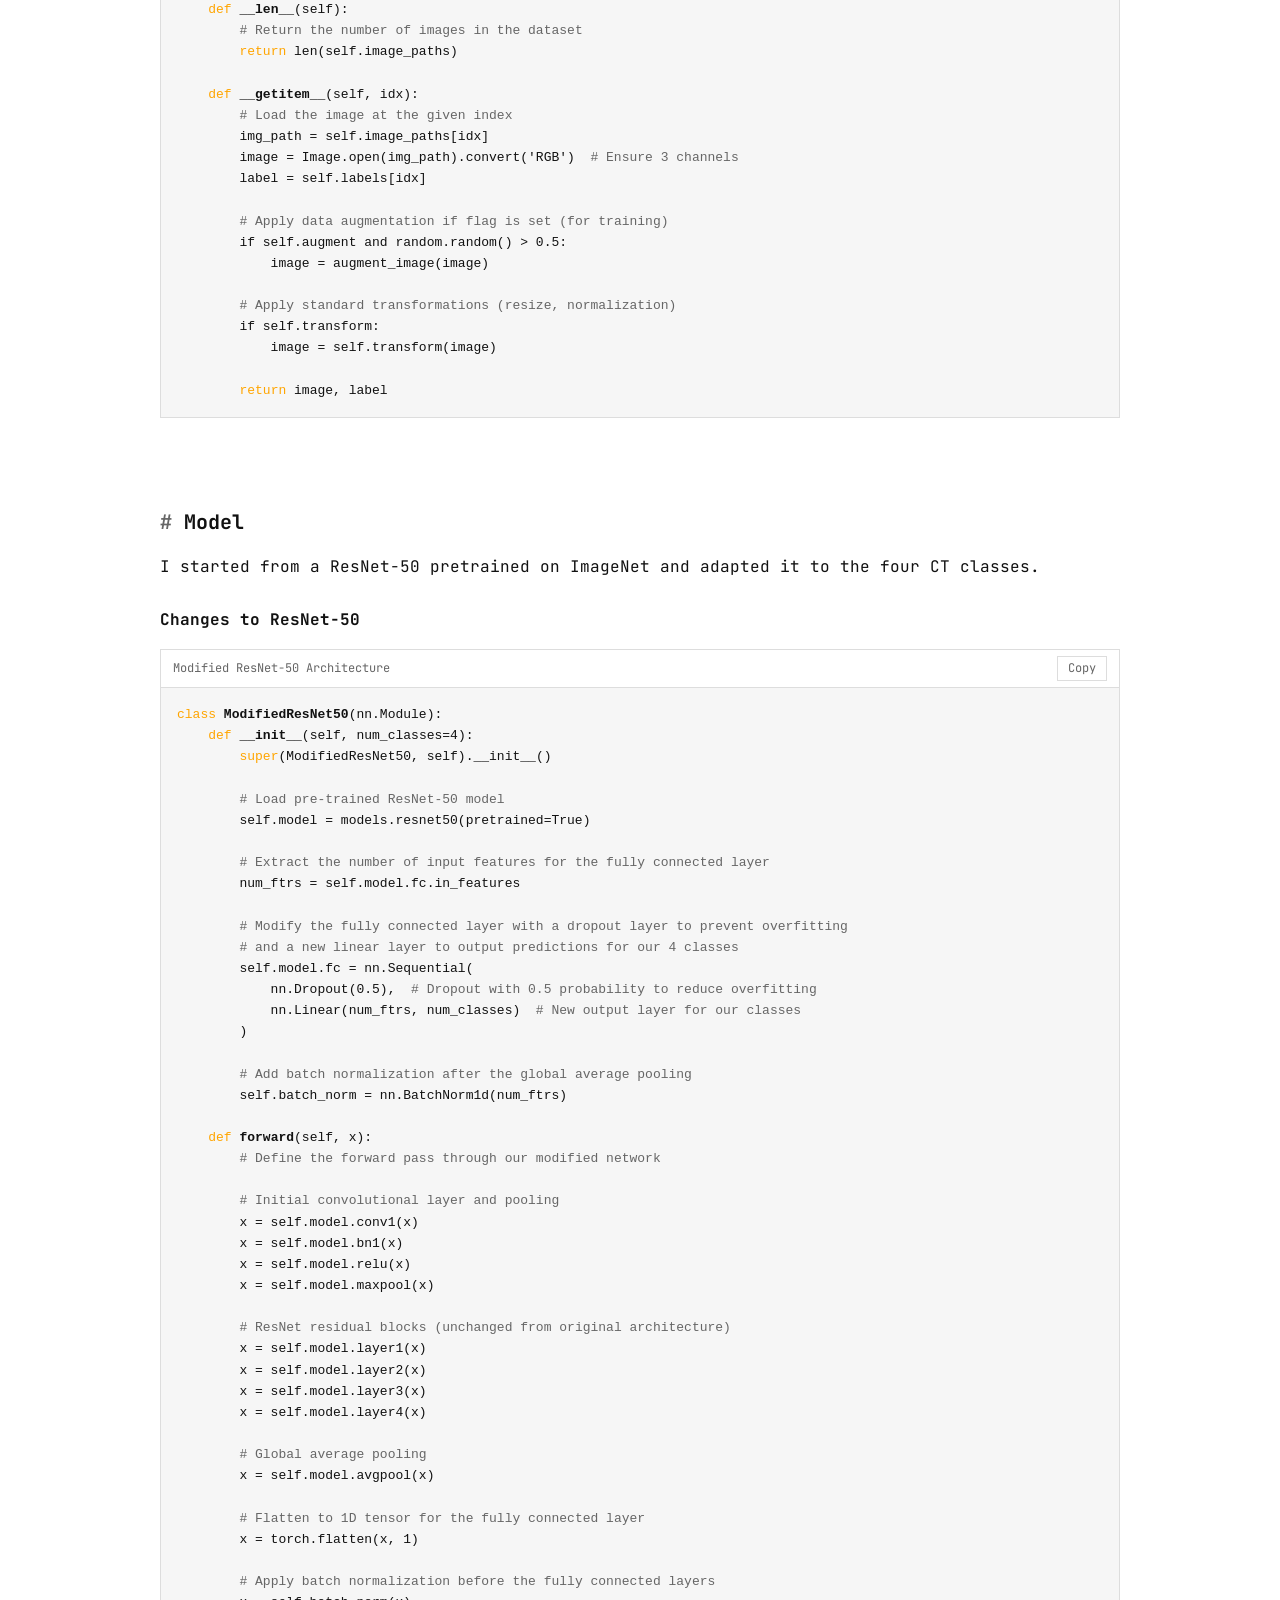
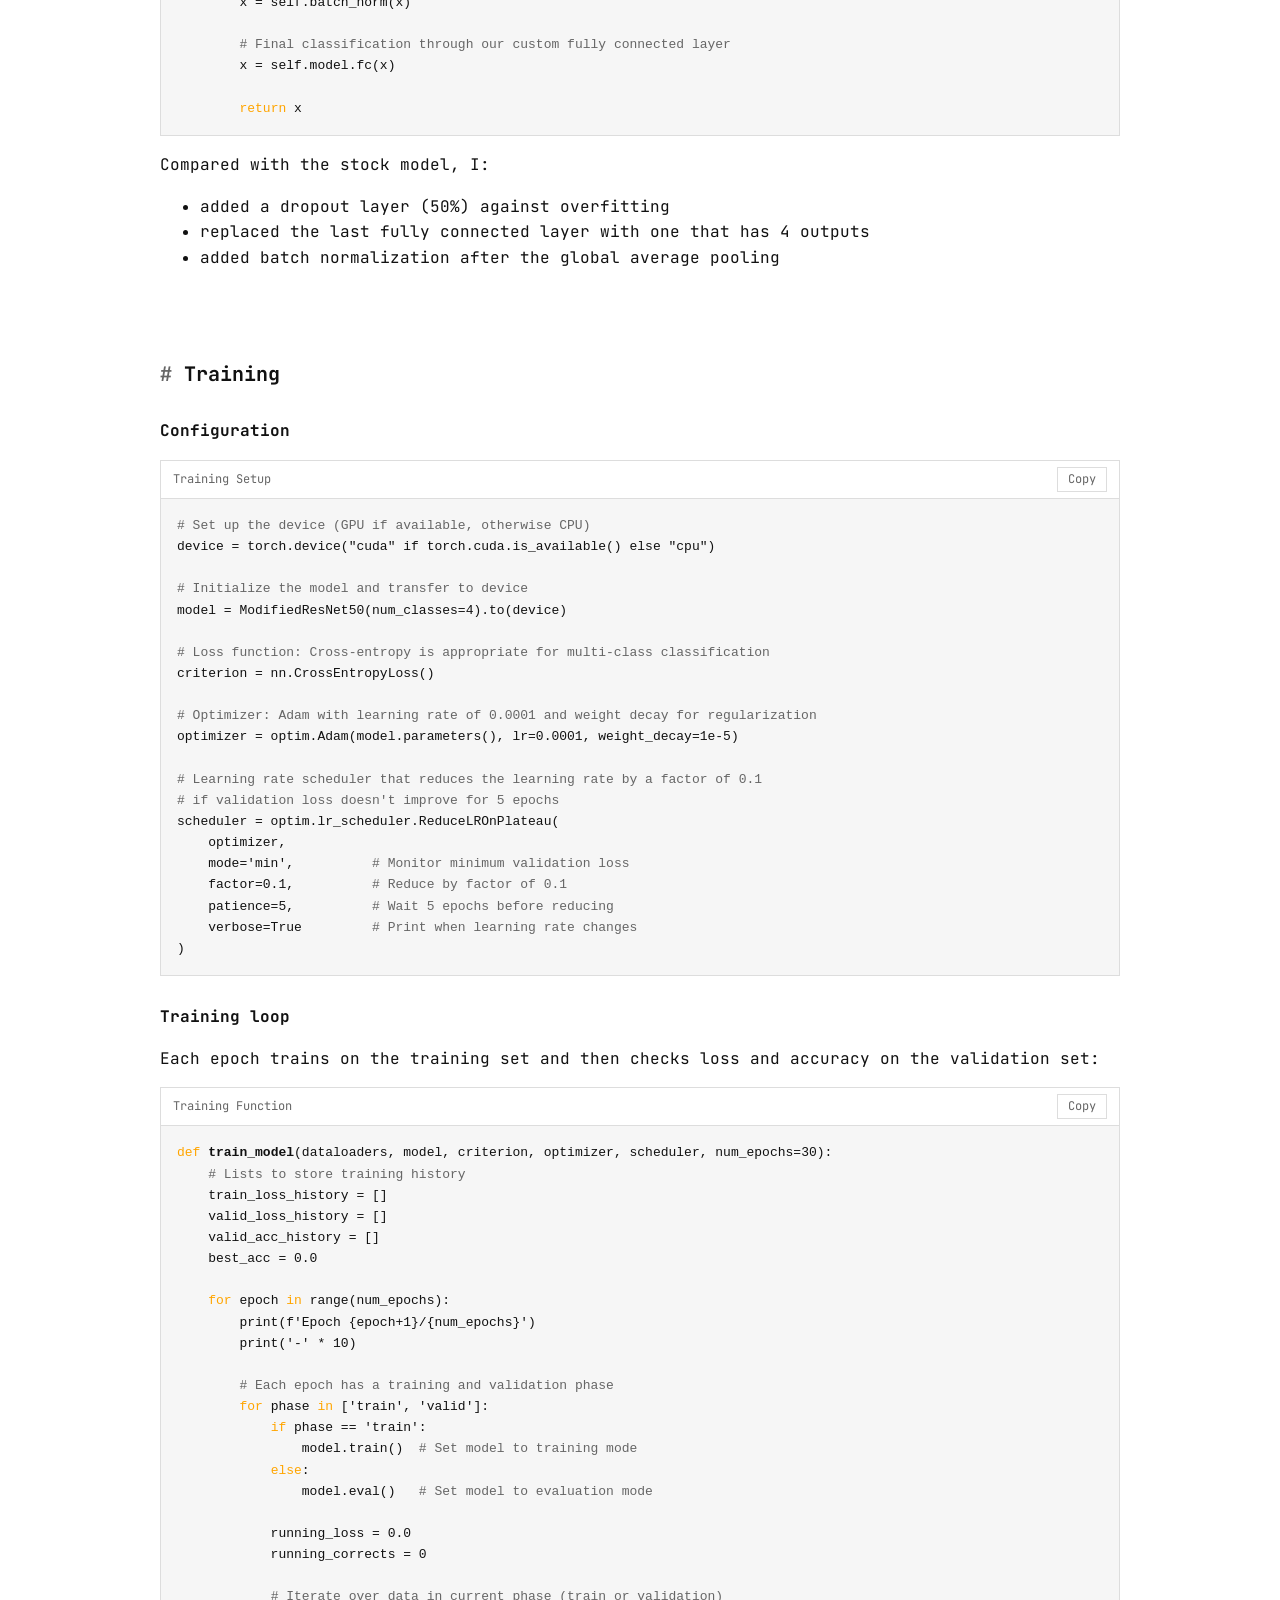
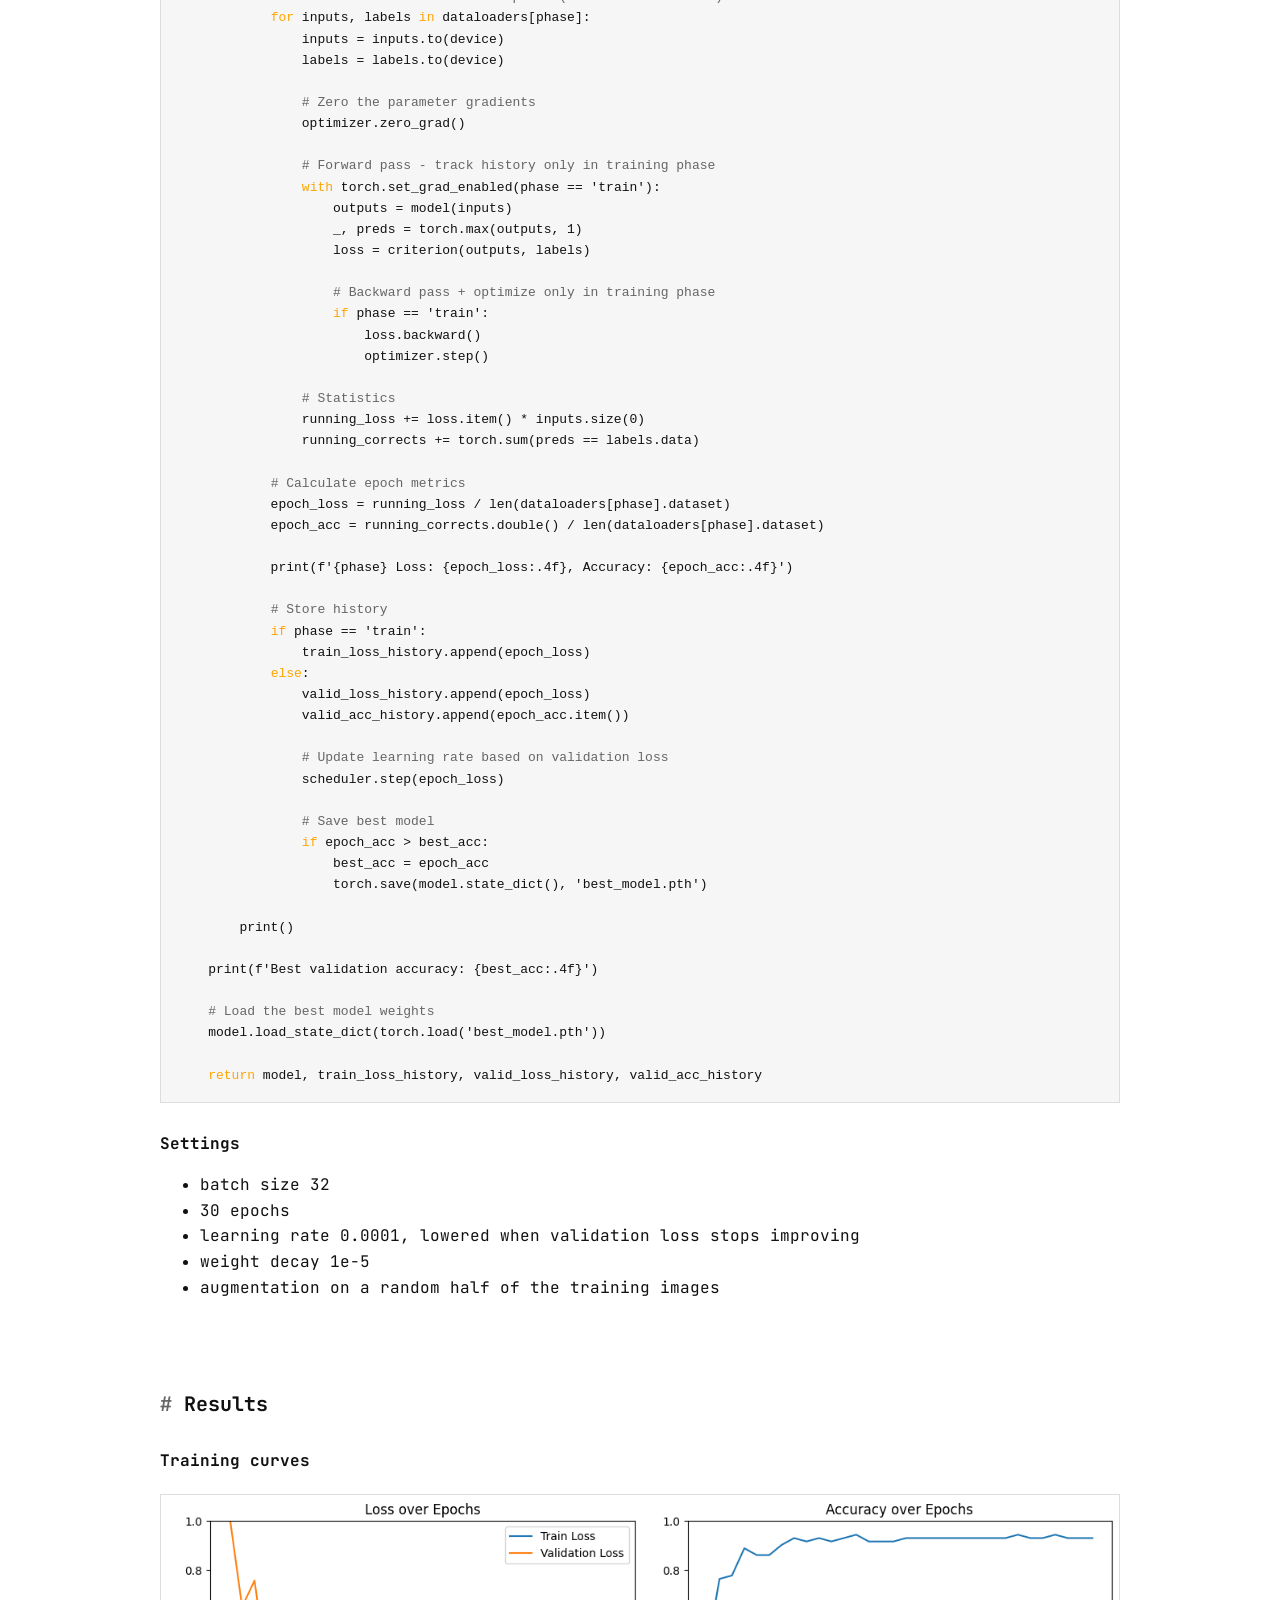
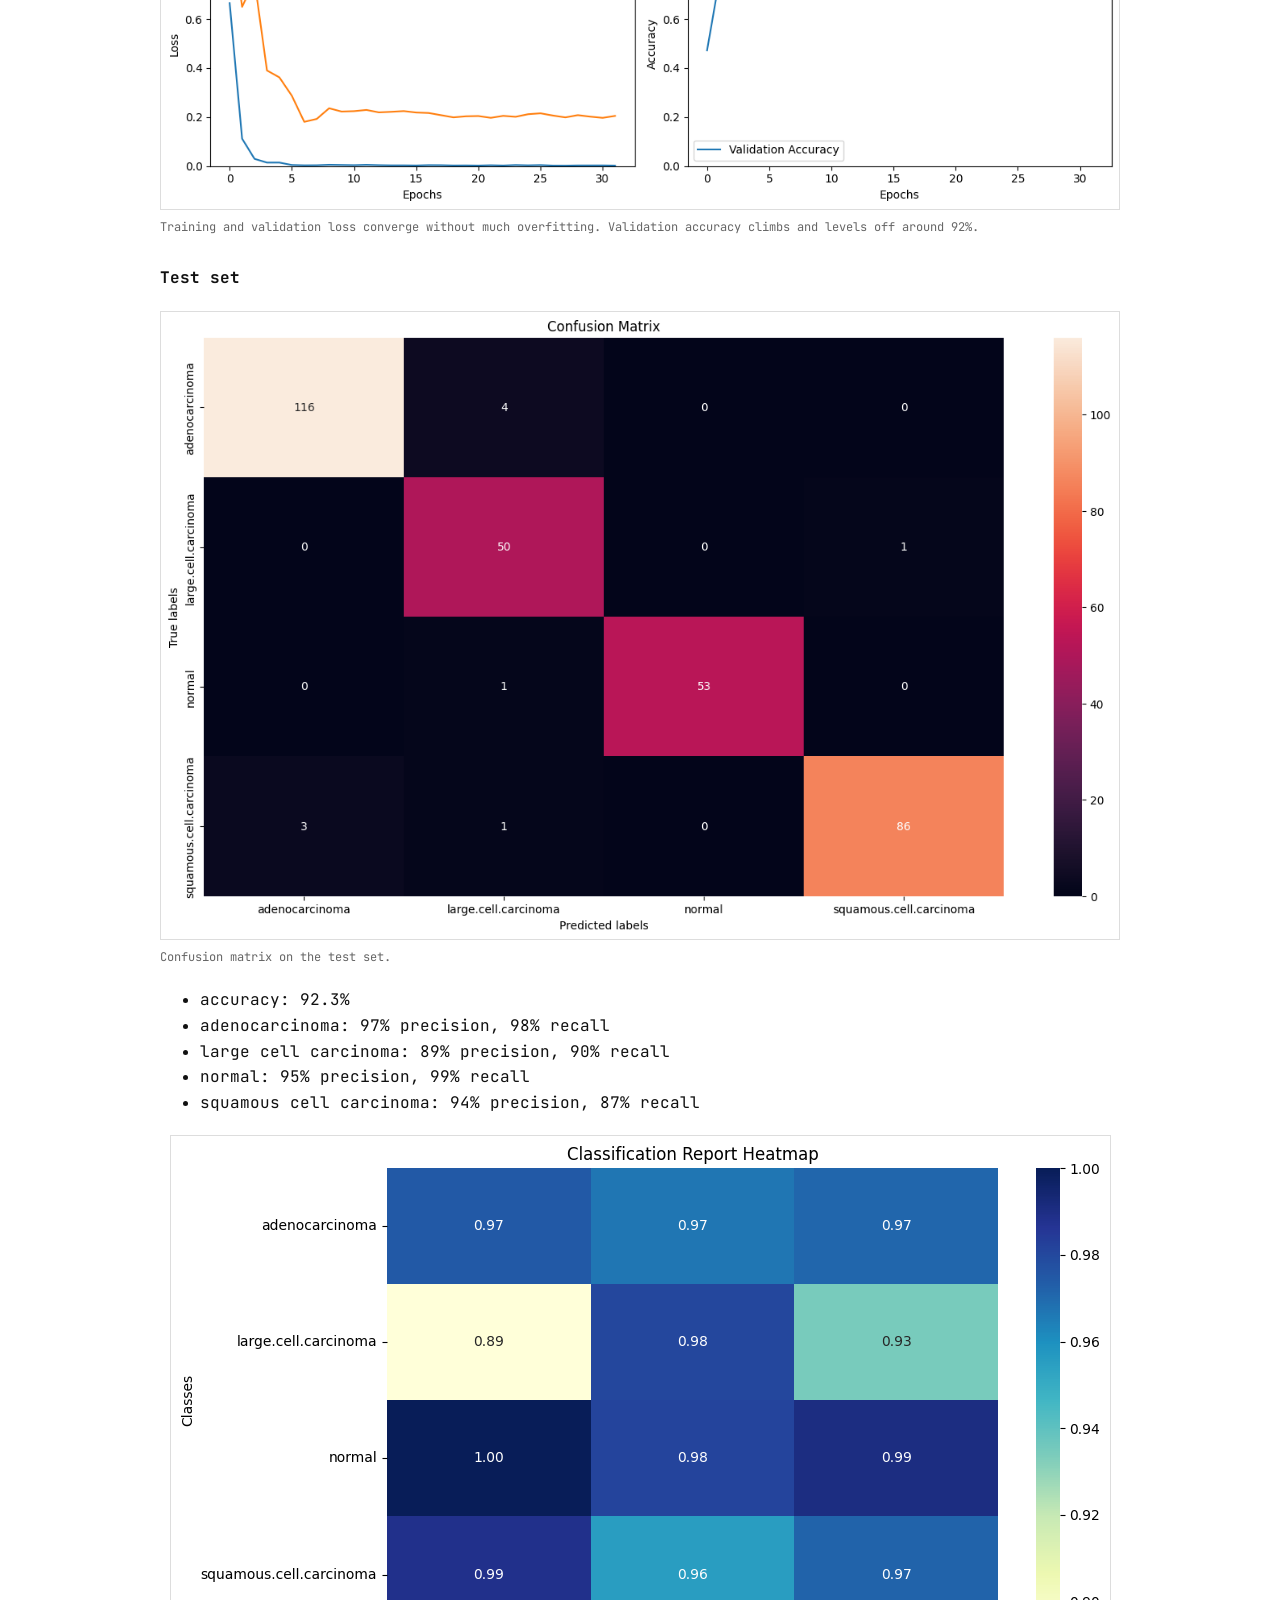
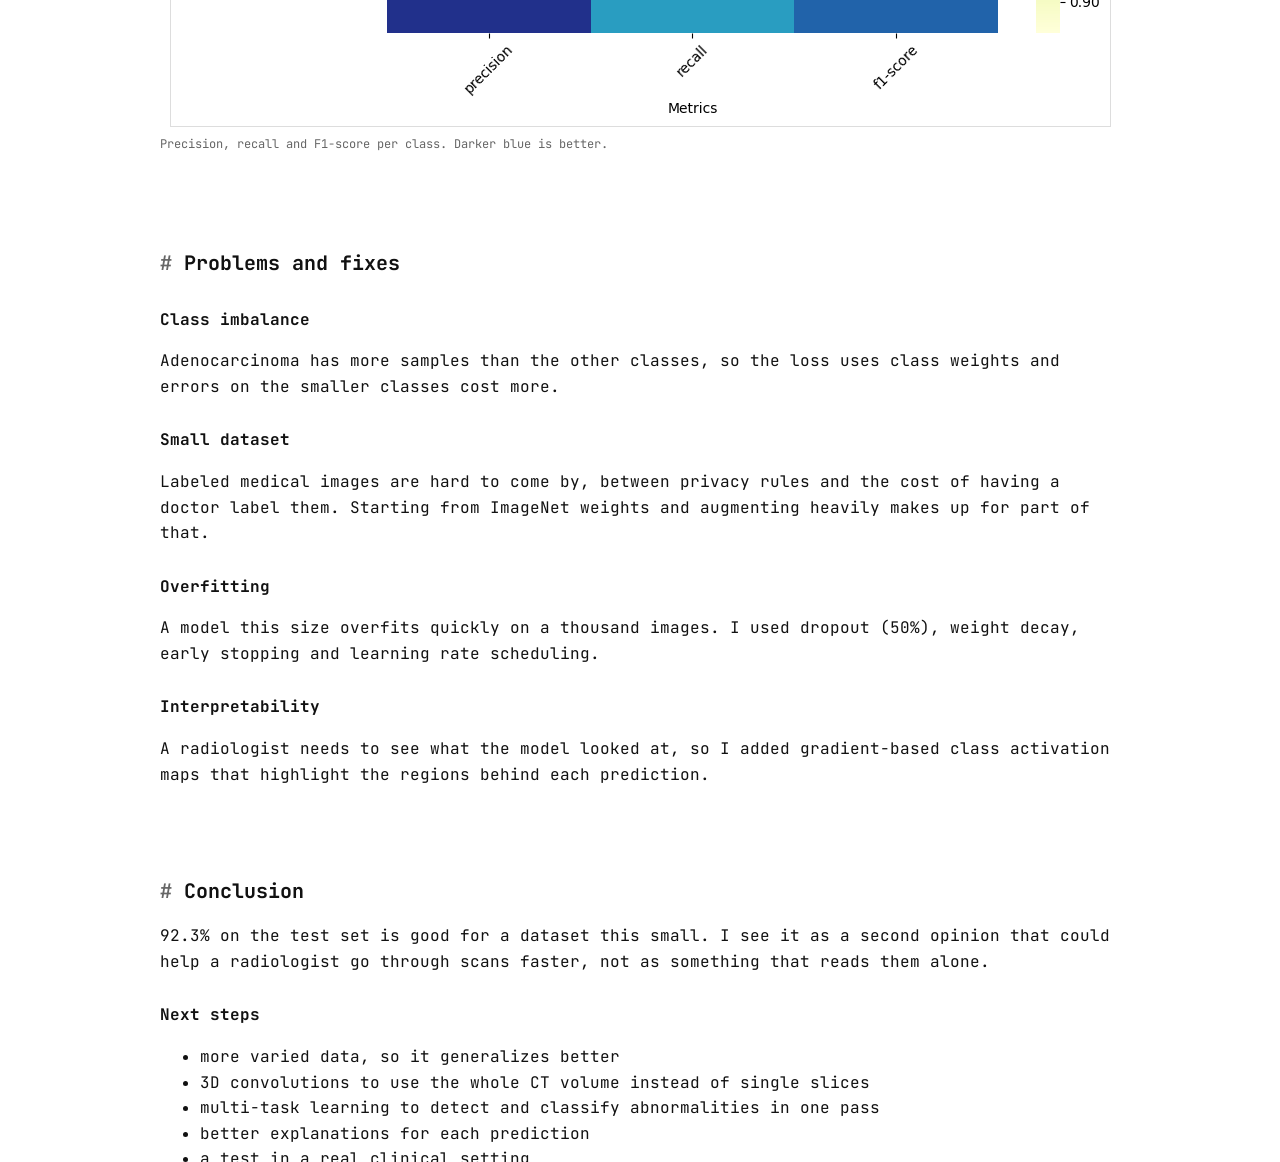
<file: ct_scan.html>
<!DOCTYPE html>
<html lang="en">
<head>
   <meta charset="UTF-8">
   <meta name="viewport" content="width=device-width, initial-scale=1.0">
   <title>Chest CT scan | javier.garcia</title>
   <link rel="stylesheet" href="styles.css?v=light1">
   <link rel="preconnect" href="https://fonts.googleapis.com">
   <link rel="preconnect" href="https://fonts.gstatic.com" crossorigin>
   <link rel="icon" type="image/png" href="favicon.ico">
   <link href="https://fonts.googleapis.com/css2?family=JetBrains+Mono:wght@400;700&display=swap" rel="stylesheet">
   <script src="script.js?v=0c50f05" defer></script>
   <script>
   function copyCode(id) {
       const codeBlock = document.getElementById(id);
       const textArea = document.createElement('textarea');
       textArea.value = codeBlock.textContent;
       document.body.appendChild(textArea);
       textArea.select();
       document.execCommand('copy');
       document.body.removeChild(textArea);
       
       const button = document.querySelector(`button[data-target="${id}"]`);
       const originalText = button.textContent;
       button.textContent = 'Copied!';
       setTimeout(() => {
           button.textContent = originalText;
       }, 2000);
   }
   </script>
</head>
<body>
   <header>
    <a class="logo" href="index.html">jgg<span>_</span></a>
    <nav>
      <a href="index.html#projects">projects</a>
      <a href="https://github.com/drtey">github</a>
    </nav>
  </header>
   
   <main>
       <div class="container">
           <section id="project-header">
               <h1>Chest CT scan classification</h1>
               
               <div class="project-summary">
                   <div class="project-meta">
                       <p>2024 · pytorch · opencv · matplotlib</p>
                   </div>
                   
                   <div class="project-description">
                       <p>I fine-tuned a ResNet-50 to classify chest CT slices into four lung conditions. The code also covers a custom dataset class and the image preprocessing.</p>
                   </div>

                   <div class="project-links">
                    <a href="https://github.com/drtey/chest-CT-Scan" class="button" target="_blank">
                        GitHub Repository
                    </a>
                    <a href="https://www.kaggle.com/datasets/mohamedhanyyy/chest-ctscan-images" class="button secondary" target="_blank">
                        Original Dataset
                    </a>
                </div>
               </div>
               
               <div class="section-nav">
                   <h3>Contents</h3>
                   <ul>
                       <li><a href="#project-overview">Overview</a></li>
                       <li><a href="#implementation-details">Implementation</a></li>
                       <li><a href="#data-preprocessing">Preprocessing</a></li>
                       <li><a href="#model-architecture">Model</a></li>
                       <li><a href="#training-process">Training</a></li>
                       <li><a href="#results">Results</a></li>
                       <li><a href="#challenges">Problems and fixes</a></li>
                   </ul>
               </div>
           </section>
               
           <section id="project-overview">
               <h2>Overview</h2>
               <p>Chest CT scans show the lungs in detail, but reading them takes a trained radiologist and a lot of time. A model that classifies the slices can help radiologists spot possible lung cancer and other abnormalities.</p>

               <div class="image-container">
                   <img loading="lazy" src="assets/img/lung.png" alt="Example of CT scan slices showing different lung conditions">
                   <p>CT slices from the lung conditions the model classifies.</p>
               </div>
           </section>
           
           <section id="implementation-details">
               <h2>Implementation</h2>
               
               <h3>Libraries</h3>

               <div class="code-block">
                   <div class="code-header">
                       <span>Dependencies</span>
                       <button class="copy-button" data-target="dependencies" onclick="copyCode('dependencies')">Copy</button>
                   </div>
                   <pre id="dependencies"><code class="python"><span class="import">import</span> torch  <span class="comment"># Deep learning framework</span>
<span class="import">import</span> torchvision  <span class="comment"># Computer vision library for PyTorch</span>
<span class="import">import</span> numpy <span class="keyword">as</span> np  <span class="comment"># Numerical computation</span>
<span class="import">import</span> pandas <span class="keyword">as</span> pd  <span class="comment"># Data manipulation</span>
<span class="import">from</span> torchvision <span class="import">import</span> transforms  <span class="comment"># Image transformations</span>
<span class="import">from</span> torch.utils.data <span class="import">import</span> DataLoader, Dataset  <span class="comment"># Data loading utilities</span>
<span class="import">import</span> matplotlib.pyplot <span class="keyword">as</span> plt  <span class="comment"># Visualization</span>
<span class="import">import</span> seaborn <span class="keyword">as</span> sns  <span class="comment"># Enhanced visualizations</span>
<span class="import">from</span> torchvision <span class="import">import</span> models  <span class="comment"># Pre-trained models</span>
<span class="import">from</span> sklearn.metrics <span class="import">import</span> confusion_matrix, classification_report  <span class="comment"># Evaluation metrics</span>
<span class="import">import</span> random  <span class="comment"># For reproducibility</span></code></pre>
               </div>
               
               <h3>Dataset</h3>
               <p>The images come from the Kaggle dataset "Chest CT-Scan Images", with over 1,000 CT slices in four classes:</p>
               
               <ul>
                   <li>Adenocarcinoma, a cancer that forms in the glandular cells</li>
                   <li>Large cell carcinoma, an undifferentiated lung cancer</li>
                   <li>Normal, healthy tissue with nothing visible</li>
                   <li>Squamous cell carcinoma, a cancer that starts in squamous cells</li>
               </ul>
               
               <p>I split it 80/10/10 into training, validation and test sets, keeping the class proportions. Images per class:</p>
               
               <div class="image-container">
                   <img loading="lazy" src="assets/img/train.png" alt="Bar chart showing distribution of images across classes">
                   <img loading="lazy" src="assets/img/valid.png" alt="Bar chart showing distribution of images across classes">
                   <p>The classes are slightly imbalanced. In the training set adenocarcinoma has the most images and normal the fewest.</p>
               </div>
           </section>
           
           <section id="data-preprocessing">
               <h2>Preprocessing</h2>

               <h3>Augmentation</h3>
               <p>The training set is small, so I add random transformations that mimic differences between real scanners without changing what the scan shows:</p>
               
               <div class="code-block">
                   <div class="code-header">
                       <span>Image Augmentation Pipeline</span>
                       <button class="copy-button" data-target="image-augmentation" onclick="copyCode('image-augmentation')">Copy</button>
                   </div>
                   <pre id="image-augmentation"><code class="python"><span class="keyword">def</span> <span class="function">augment_image</span>(image):
    <span class="comment"># This function applies a series of random transformations to expand the dataset</span>
    <span class="comment"># and improve model generalization</span>
    
    <span class="comment"># Random horizontal and vertical flips to simulate different orientations</span>
    <span class="comment"># Random rotations up to 30 degrees (limited to preserve diagnostic features)</span>
    <span class="comment"># Random cropping with scaling to focus on different regions while maintaining</span>
    <span class="comment"># most of the relevant tissue</span>
    <span class="comment"># Color jittering to account for scanner variations and contrast differences</span>
    
    transforms = torchvision.transforms.Compose([
        torchvision.transforms.RandomHorizontalFlip(p=0.5),
        torchvision.transforms.RandomVerticalFlip(p=0.3),
        torchvision.transforms.RandomRotation(30),
        torchvision.transforms.RandomResizedCrop(
            size=224, 
            scale=(0.8, 1.0),  <span class="comment"># Maintain most of the image content</span>
            ratio=(0.9, 1.1)   <span class="comment"># Keep aspect ratio similar</span>
        ),
        torchvision.transforms.ColorJitter(
            brightness=0.2, 
            contrast=0.2, 
            saturation=0.2, 
            hue=0.1
        )
    ])
    
    <span class="keyword">return</span> transforms(image)</code></pre>
               </div>
               
               <h3>Dataset class</h3>
               <p>This class loads each image, augments it during training and returns it with its label:</p>
               
               <div class="code-block">
                   <div class="code-header">
                       <span>LungCancerDataset Class</span>
                       <button class="copy-button" data-target="lung-cancer-dataset" onclick="copyCode('lung-cancer-dataset')">Copy</button>
                   </div>
                   <pre id="lung-cancer-dataset"><code class="python"><span class="keyword">class</span> <span class="class">LungCancerDataset</span>(Dataset):
    <span class="comment"># This class inherits from torch.utils.data.Dataset and is used to load and preprocess</span>
    <span class="comment"># the lung cancer images</span>
    
    <span class="keyword">def</span> <span class="function">__init__</span>(self, root_dir, transform=None, flag_for_augmentation=False):
        <span class="comment"># Initialize with root directory, transformations, and augmentation flag</span>
        self.root_dir = root_dir
        self.transform = transform
        self.augment = flag_for_augmentation
        
        <span class="comment"># Gather all paths and corresponding labels from the dataset directory</span>
        self.image_paths = []
        self.labels = []
        self.class_names = ['adenocarcinoma', 'large.cell.carcinoma', 'normal', 'squamous.cell.carcinoma']
        
        <span class="comment"># Load all images paths and their corresponding labels</span>
        for i, class_name in enumerate(self.class_names):
            class_path = os.path.join(root_dir, class_name)
            for img_name in os.listdir(class_path):
                if img_name.endswith(('.png', '.jpg', '.jpeg')):
                    self.image_paths.append(os.path.join(class_path, img_name))
                    self.labels.append(i)  <span class="comment"># Numerical label corresponding to class</span>
    
    <span class="keyword">def</span> <span class="function">__len__</span>(self):
        <span class="comment"># Return the number of images in the dataset</span>
        <span class="keyword">return</span> len(self.image_paths)
    
    <span class="keyword">def</span> <span class="function">__getitem__</span>(self, idx):
        <span class="comment"># Load the image at the given index</span>
        img_path = self.image_paths[idx]
        image = Image.open(img_path).convert('RGB')  <span class="comment"># Ensure 3 channels</span>
        label = self.labels[idx]
        
        <span class="comment"># Apply data augmentation if flag is set (for training)</span>
        if self.augment and random.random() > 0.5:
            image = augment_image(image)
            
        <span class="comment"># Apply standard transformations (resize, normalization)</span>
        if self.transform:
            image = self.transform(image)
            
        <span class="keyword">return</span> image, label</code></pre>
               </div>
           </section>
           
           <section id="model-architecture">
               <h2>Model</h2>
               
               <p>I started from a ResNet-50 pretrained on ImageNet and adapted it to the four CT classes.</p>
               
               <h3>Changes to ResNet-50</h3>

               <div class="code-block">
                   <div class="code-header">
                       <span>Modified ResNet-50 Architecture</span>
                       <button class="copy-button" data-target="modified-resnet" onclick="copyCode('modified-resnet')">Copy</button>
                   </div>
                   <pre id="modified-resnet"><code class="python"><span class="keyword">class</span> <span class="class">ModifiedResNet50</span>(nn.Module):
    <span class="keyword">def</span> <span class="function">__init__</span>(self, num_classes=4):
        <span class="keyword">super</span>(ModifiedResNet50, self).__init__()
        
        <span class="comment"># Load pre-trained ResNet-50 model</span>
        self.model = models.resnet50(pretrained=True)
        
        <span class="comment"># Extract the number of input features for the fully connected layer</span>
        num_ftrs = self.model.fc.in_features
        
        <span class="comment"># Modify the fully connected layer with a dropout layer to prevent overfitting</span>
        <span class="comment"># and a new linear layer to output predictions for our 4 classes</span>
        self.model.fc = nn.Sequential(
            nn.Dropout(0.5),  <span class="comment"># Dropout with 0.5 probability to reduce overfitting</span>
            nn.Linear(num_ftrs, num_classes)  <span class="comment"># New output layer for our classes</span>
        )
        
        <span class="comment"># Add batch normalization after the global average pooling</span>
        self.batch_norm = nn.BatchNorm1d(num_ftrs)
        
    <span class="keyword">def</span> <span class="function">forward</span>(self, x):
        <span class="comment"># Define the forward pass through our modified network</span>
        
        <span class="comment"># Initial convolutional layer and pooling</span>
        x = self.model.conv1(x)
        x = self.model.bn1(x)
        x = self.model.relu(x)
        x = self.model.maxpool(x)
        
        <span class="comment"># ResNet residual blocks (unchanged from original architecture)</span>
        x = self.model.layer1(x)
        x = self.model.layer2(x)
        x = self.model.layer3(x)
        x = self.model.layer4(x)
        
        <span class="comment"># Global average pooling</span>
        x = self.model.avgpool(x)
        
        <span class="comment"># Flatten to 1D tensor for the fully connected layer</span>
        x = torch.flatten(x, 1)
        
        <span class="comment"># Apply batch normalization before the fully connected layers</span>
        x = self.batch_norm(x)
        
        <span class="comment"># Final classification through our custom fully connected layer</span>
        x = self.model.fc(x)
        
        <span class="keyword">return</span> x</code></pre>
               </div>
               
               <p>Compared with the stock model, I:</p>
               <ul>
                   <li>added a dropout layer (50%) against overfitting</li>
                   <li>replaced the last fully connected layer with one that has 4 outputs</li>
                   <li>added batch normalization after the global average pooling</li>
               </ul>
           </section>
           
           <section id="training-process">
               <h2>Training</h2>

               <h3>Configuration</h3>
               <div class="code-block">
                   <div class="code-header">
                       <span>Training Setup</span>
                       <button class="copy-button" data-target="training-setup" onclick="copyCode('training-setup')">Copy</button>
                   </div>
                   <pre id="training-setup"><code class="python"><span class="comment"># Set up the device (GPU if available, otherwise CPU)</span>
device = torch.device("cuda" if torch.cuda.is_available() else "cpu")

<span class="comment"># Initialize the model and transfer to device</span>
model = ModifiedResNet50(num_classes=4).to(device)

<span class="comment"># Loss function: Cross-entropy is appropriate for multi-class classification</span>
criterion = nn.CrossEntropyLoss()

<span class="comment"># Optimizer: Adam with learning rate of 0.0001 and weight decay for regularization</span>
optimizer = optim.Adam(model.parameters(), lr=0.0001, weight_decay=1e-5)

<span class="comment"># Learning rate scheduler that reduces the learning rate by a factor of 0.1</span>
<span class="comment"># if validation loss doesn't improve for 5 epochs</span>
scheduler = optim.lr_scheduler.ReduceLROnPlateau(
    optimizer, 
    mode='min',          <span class="comment"># Monitor minimum validation loss</span>
    factor=0.1,          <span class="comment"># Reduce by factor of 0.1</span>
    patience=5,          <span class="comment"># Wait 5 epochs before reducing</span>
    verbose=True         <span class="comment"># Print when learning rate changes</span>
)</code></pre>
               </div>
               
               <h3>Training loop</h3>
               <p>Each epoch trains on the training set and then checks loss and accuracy on the validation set:</p>
               
               <div class="code-block">
                   <div class="code-header">
                       <span>Training Function</span>
                       <button class="copy-button" data-target="training-function" onclick="copyCode('training-function')">Copy</button>
                   </div>
                   <pre id="training-function"><code class="python"><span class="keyword">def</span> <span class="function">train_model</span>(dataloaders, model, criterion, optimizer, scheduler, num_epochs=30):
    <span class="comment"># Lists to store training history</span>
    train_loss_history = []
    valid_loss_history = []
    valid_acc_history = []
    best_acc = 0.0
    
    <span class="keyword">for</span> epoch <span class="keyword">in</span> range(num_epochs):
        print(f'Epoch {epoch+1}/{num_epochs}')
        print('-' * 10)
        
        <span class="comment"># Each epoch has a training and validation phase</span>
        <span class="keyword">for</span> phase <span class="keyword">in</span> ['train', 'valid']:
            <span class="keyword">if</span> phase == 'train':
                model.train()  <span class="comment"># Set model to training mode</span>
            <span class="keyword">else</span>:
                model.eval()   <span class="comment"># Set model to evaluation mode</span>
                
            running_loss = 0.0
            running_corrects = 0
            
            <span class="comment"># Iterate over data in current phase (train or validation)</span>
            <span class="keyword">for</span> inputs, labels <span class="keyword">in</span> dataloaders[phase]:
                inputs = inputs.to(device)
                labels = labels.to(device)
                
                <span class="comment"># Zero the parameter gradients</span>
                optimizer.zero_grad()
                
                <span class="comment"># Forward pass - track history only in training phase</span>
                <span class="keyword">with</span> torch.set_grad_enabled(phase == 'train'):
                    outputs = model(inputs)
                    _, preds = torch.max(outputs, 1)
                    loss = criterion(outputs, labels)
                    
                    <span class="comment"># Backward pass + optimize only in training phase</span>
                    <span class="keyword">if</span> phase == 'train':
                        loss.backward()
                        optimizer.step()
                
                <span class="comment"># Statistics</span>
                running_loss += loss.item() * inputs.size(0)
                running_corrects += torch.sum(preds == labels.data)
            
            <span class="comment"># Calculate epoch metrics</span>
            epoch_loss = running_loss / len(dataloaders[phase].dataset)
            epoch_acc = running_corrects.double() / len(dataloaders[phase].dataset)
            
            print(f'{phase} Loss: {epoch_loss:.4f}, Accuracy: {epoch_acc:.4f}')
            
            <span class="comment"># Store history</span>
            <span class="keyword">if</span> phase == 'train':
                train_loss_history.append(epoch_loss)
            <span class="keyword">else</span>:
                valid_loss_history.append(epoch_loss)
                valid_acc_history.append(epoch_acc.item())
                
                <span class="comment"># Update learning rate based on validation loss</span>
                scheduler.step(epoch_loss)
                
                <span class="comment"># Save best model</span>
                <span class="keyword">if</span> epoch_acc > best_acc:
                    best_acc = epoch_acc
                    torch.save(model.state_dict(), 'best_model.pth')
        
        print()
    
    print(f'Best validation accuracy: {best_acc:.4f}')
    
    <span class="comment"># Load the best model weights</span>
    model.load_state_dict(torch.load('best_model.pth'))
    
    <span class="keyword">return</span> model, train_loss_history, valid_loss_history, valid_acc_history</code></pre>
               </div>
               
               <h3>Settings</h3>
               
               <ul>
                   <li>batch size 32</li>
                   <li>30 epochs</li>
                   <li>learning rate 0.0001, lowered when validation loss stops improving</li>
                   <li>weight decay 1e-5</li>
                   <li>augmentation on a random half of the training images</li>
               </ul>
           </section>
           
           <section id="results">
               <h2>Results</h2>

               <h3>Training curves</h3>

               <div class="image-container">
                   <img loading="lazy" src="assets/img/loss.png" alt="Graphs showing training and validation loss, and validation accuracy over epochs">
                   <p>Training and validation loss converge without much overfitting. Validation accuracy climbs and levels off around 92%.</p>
               </div>
               
               <h3>Test set</h3>

               <div class="image-container">
                   <img loading="lazy" src="assets/img/cf2.png" alt="Confusion matrix for the test set predictions">
                   <p>Confusion matrix on the test set.</p>
               </div>

               <ul>
                   <li>accuracy: 92.3%</li>
                   <li>adenocarcinoma: 97% precision, 98% recall</li>
                   <li>large cell carcinoma: 89% precision, 90% recall</li>
                   <li>normal: 95% precision, 99% recall</li>
                   <li>squamous cell carcinoma: 94% precision, 87% recall</li>
               </ul>
               
               <div class="image-container">
                   <img loading="lazy" src="assets/img/heatmap.png" alt="Classification report heatmap">
                   <p>Precision, recall and F1-score per class. Darker blue is better.</p>
               </div>
           </section>
           
           <section id="challenges">
               <h2>Problems and fixes</h2>
               
               <h3>Class imbalance</h3>
               <p>Adenocarcinoma has more samples than the other classes, so the loss uses class weights and errors on the smaller classes cost more.</p>
               
               <h3>Small dataset</h3>
               <p>Labeled medical images are hard to come by, between privacy rules and the cost of having a doctor label them. Starting from ImageNet weights and augmenting heavily makes up for part of that.</p>
               
               <h3>Overfitting</h3>
               <p>A model this size overfits quickly on a thousand images. I used dropout (50%), weight decay, early stopping and learning rate scheduling.</p>
               
               <h3>Interpretability</h3>
               <p>A radiologist needs to see what the model looked at, so I added gradient-based class activation maps that highlight the regions behind each prediction.</p>
               
           </section>
           
           <section id="conclusion">
               <h2>Conclusion</h2>
               
               <p>92.3% on the test set is good for a dataset this small. I see it as a second opinion that could help a radiologist go through scans faster, not as something that reads them alone.</p>
               
               <h3>Next steps</h3>
               
               <ul>
                   <li>more varied data, so it generalizes better</li>
                   <li>3D convolutions to use the whole CT volume instead of single slices</li>
                   <li>multi-task learning to detect and classify abnormalities in one pass</li>
                   <li>better explanations for each prediction</li>
                   <li>a test in a real clinical setting</li>
               </ul>
           </section>
           
           <div class="navigation">
                <a href="index.html#projects" class="button secondary">← back to projects</a>
            </div>
       </div>
   </main>
   
   <footer>
    <span>© 2026 javier garcia garcia</span>
    <a href="mailto:javiggv99@gmail.com">email</a>
    <a href="https://github.com/drtey">github</a>
  </footer>
</body>
</html>
</file>
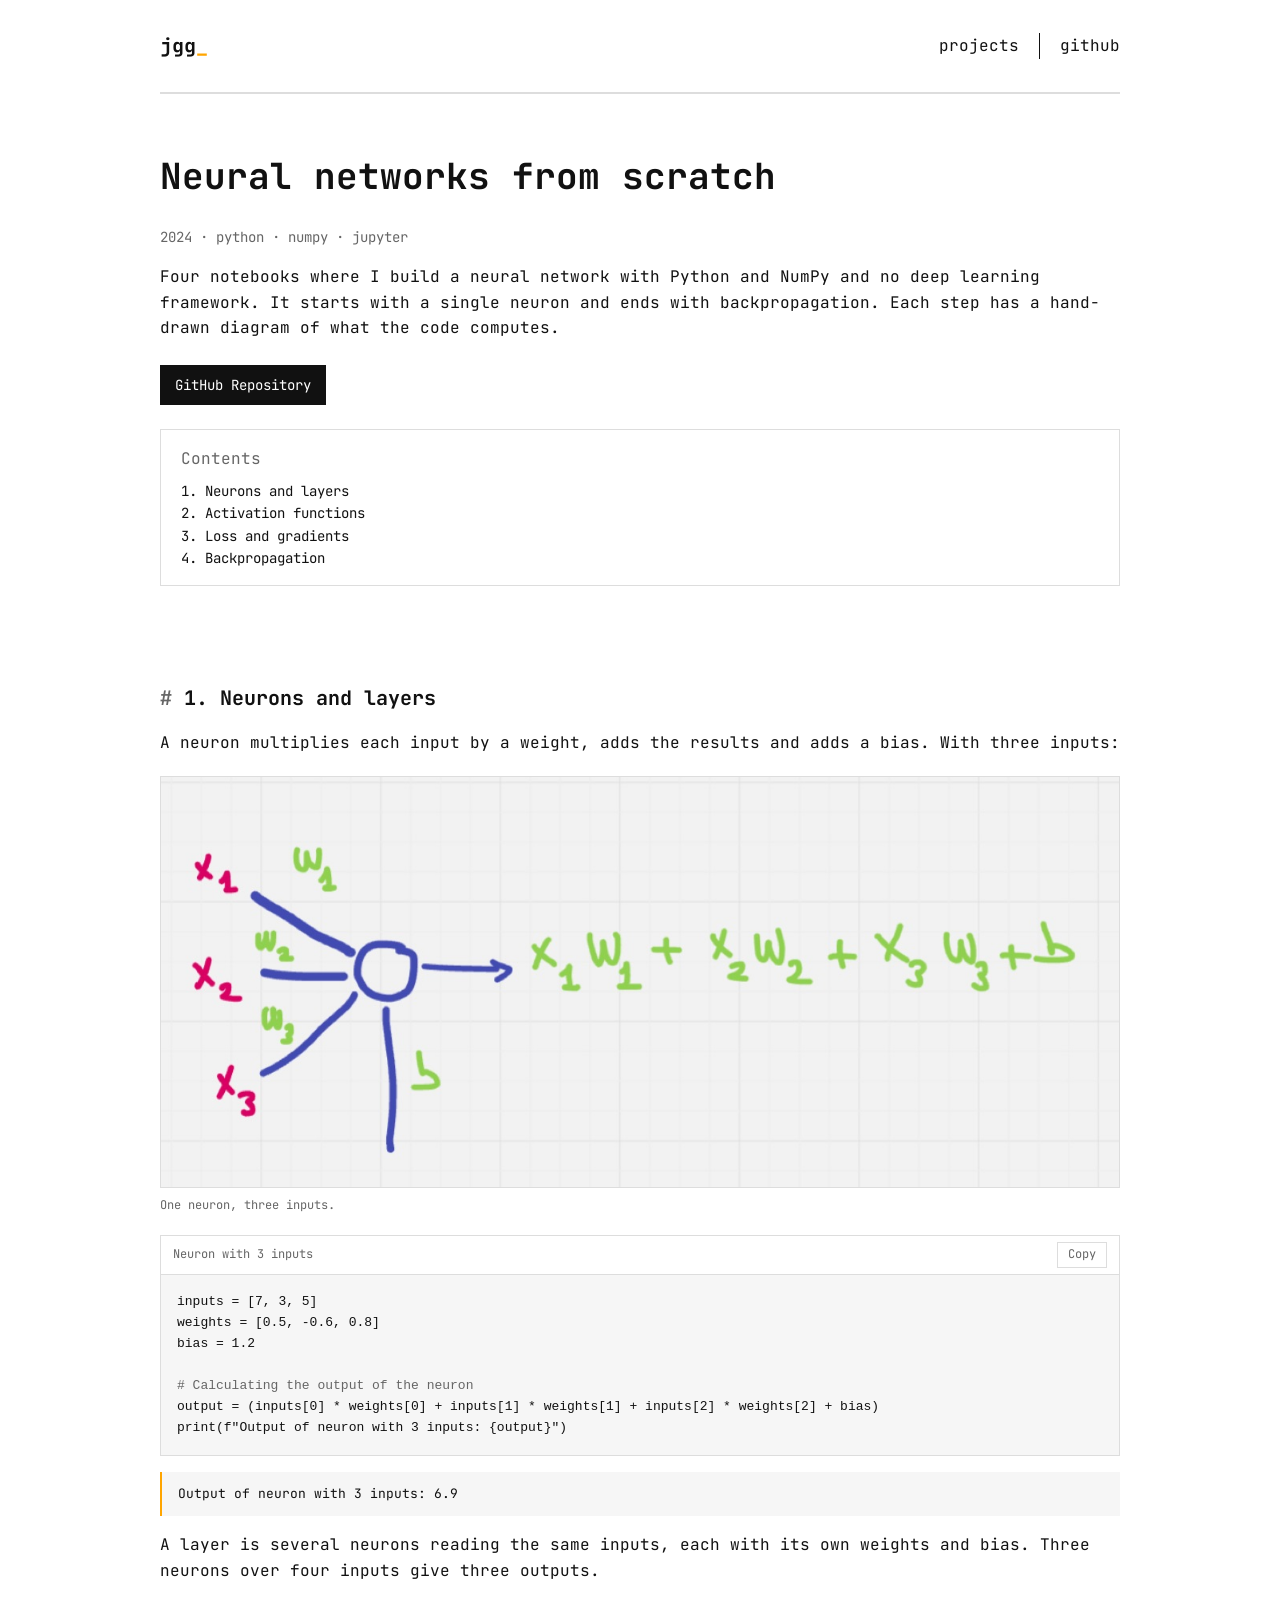
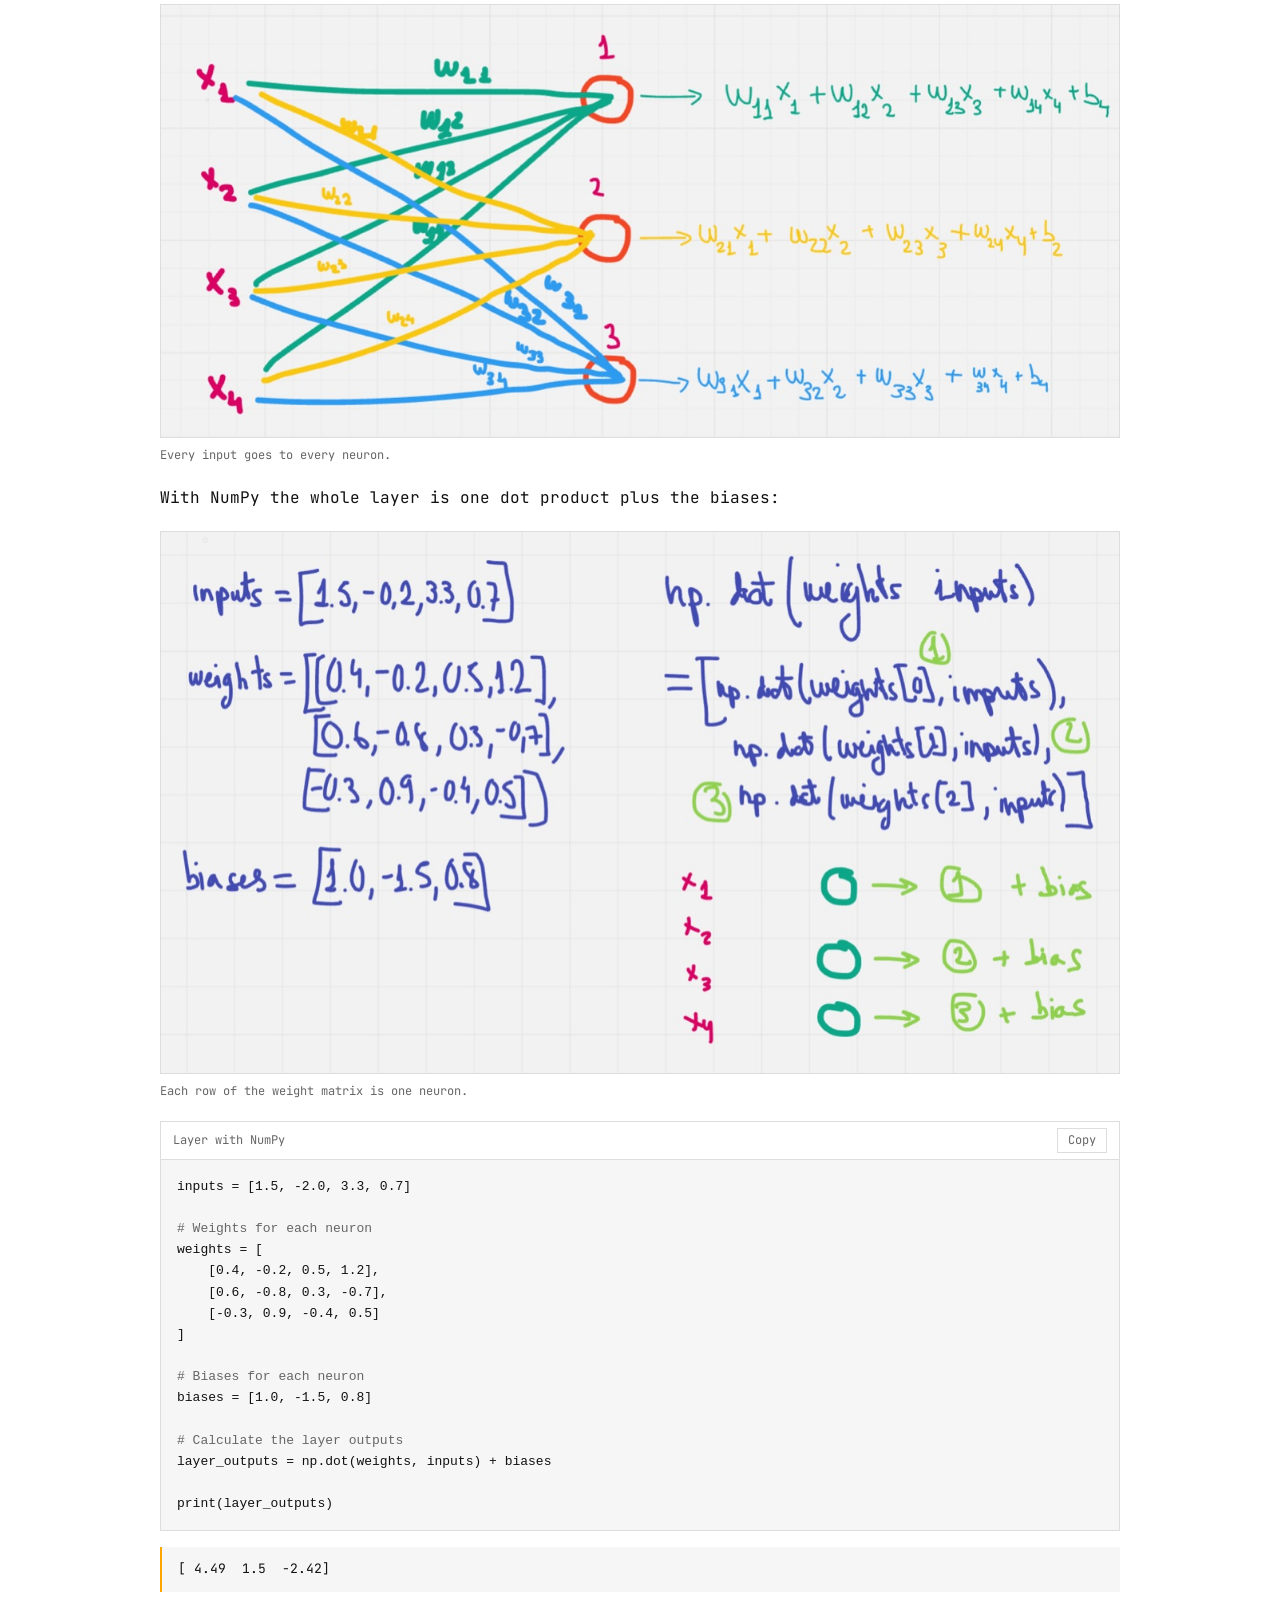
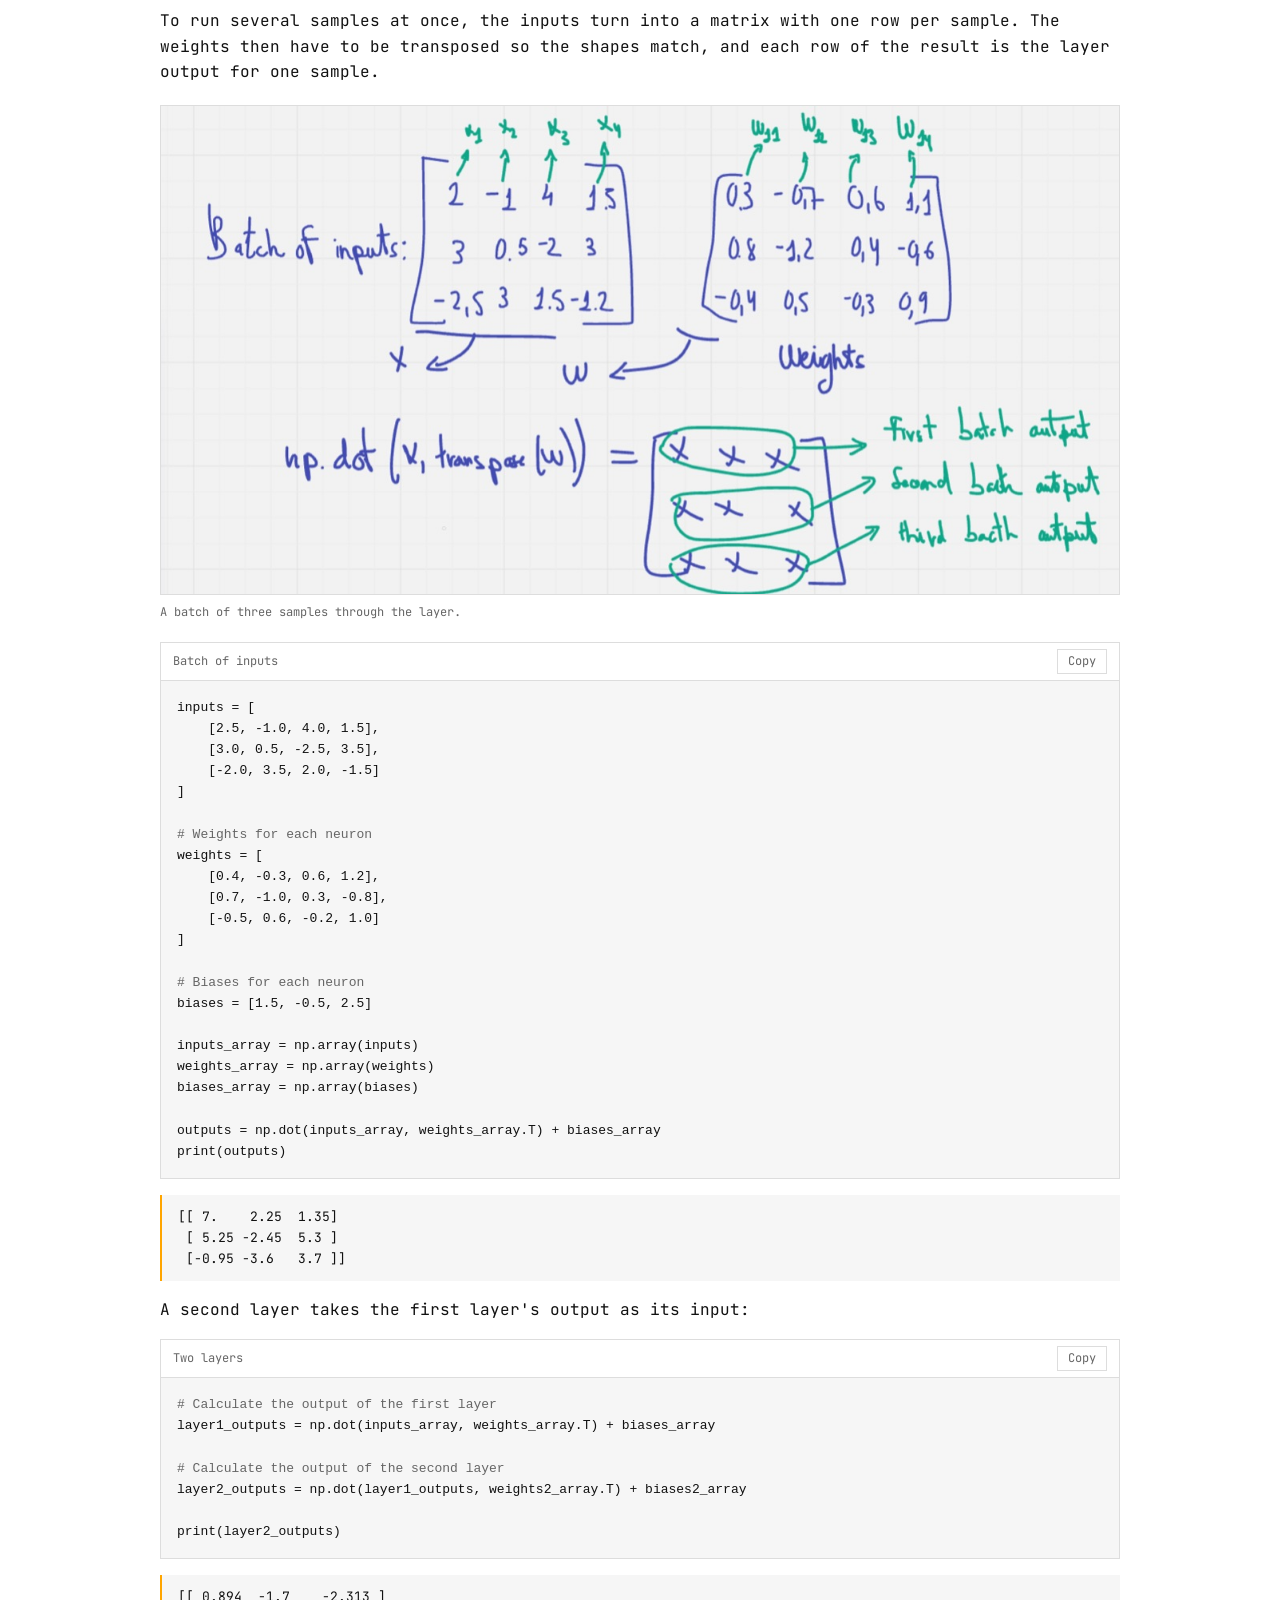
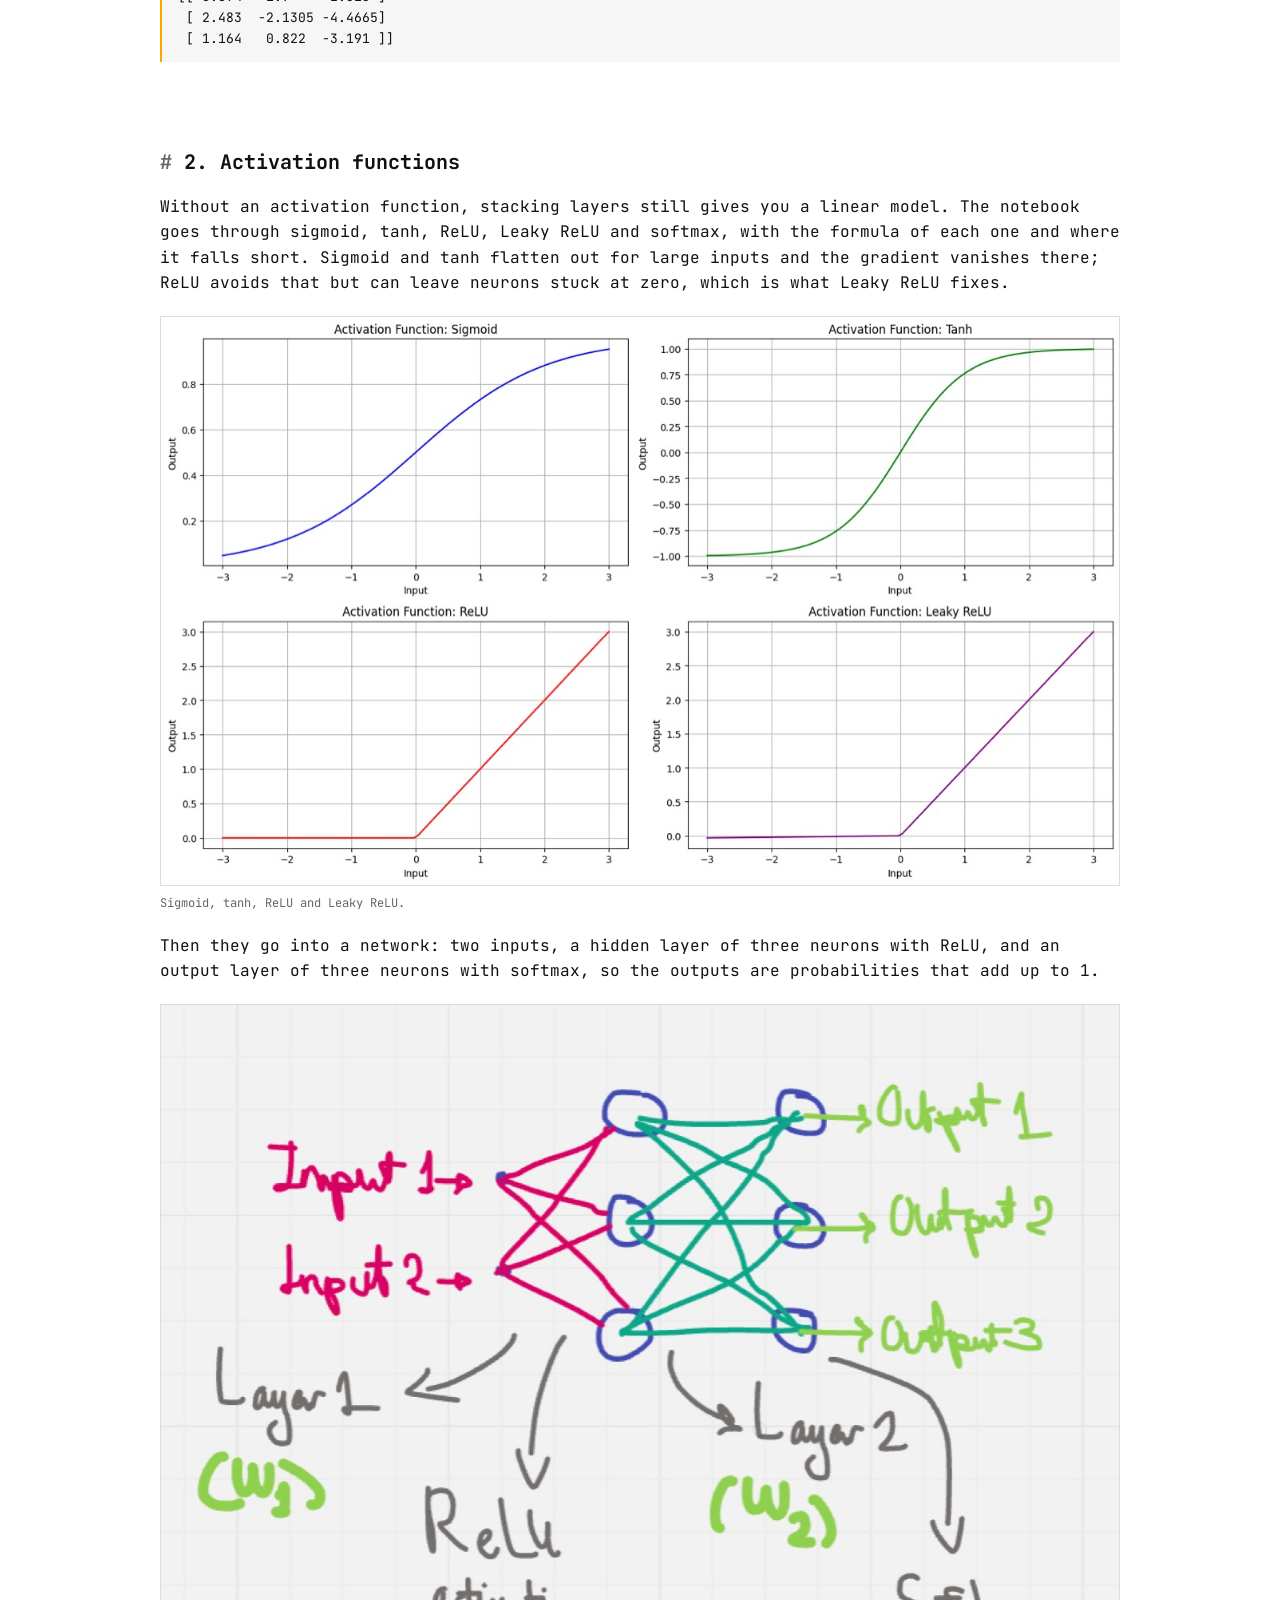
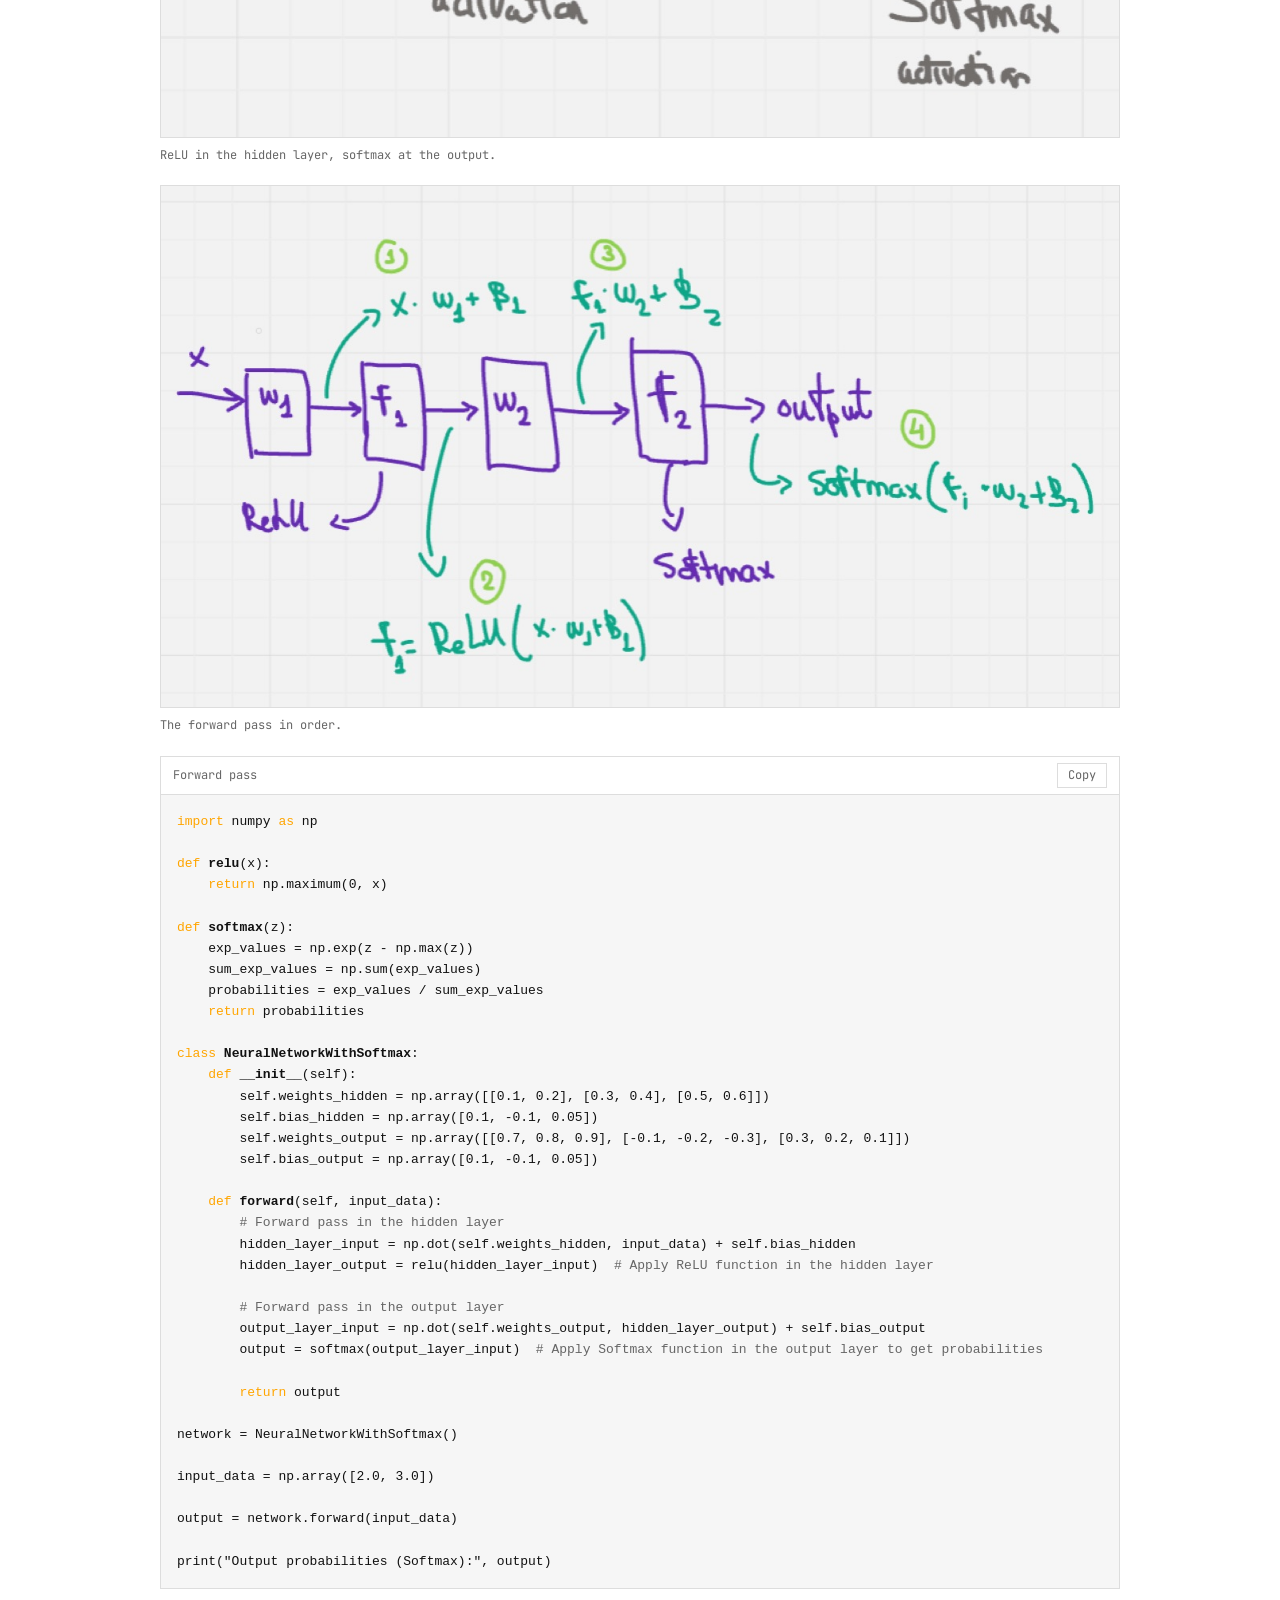
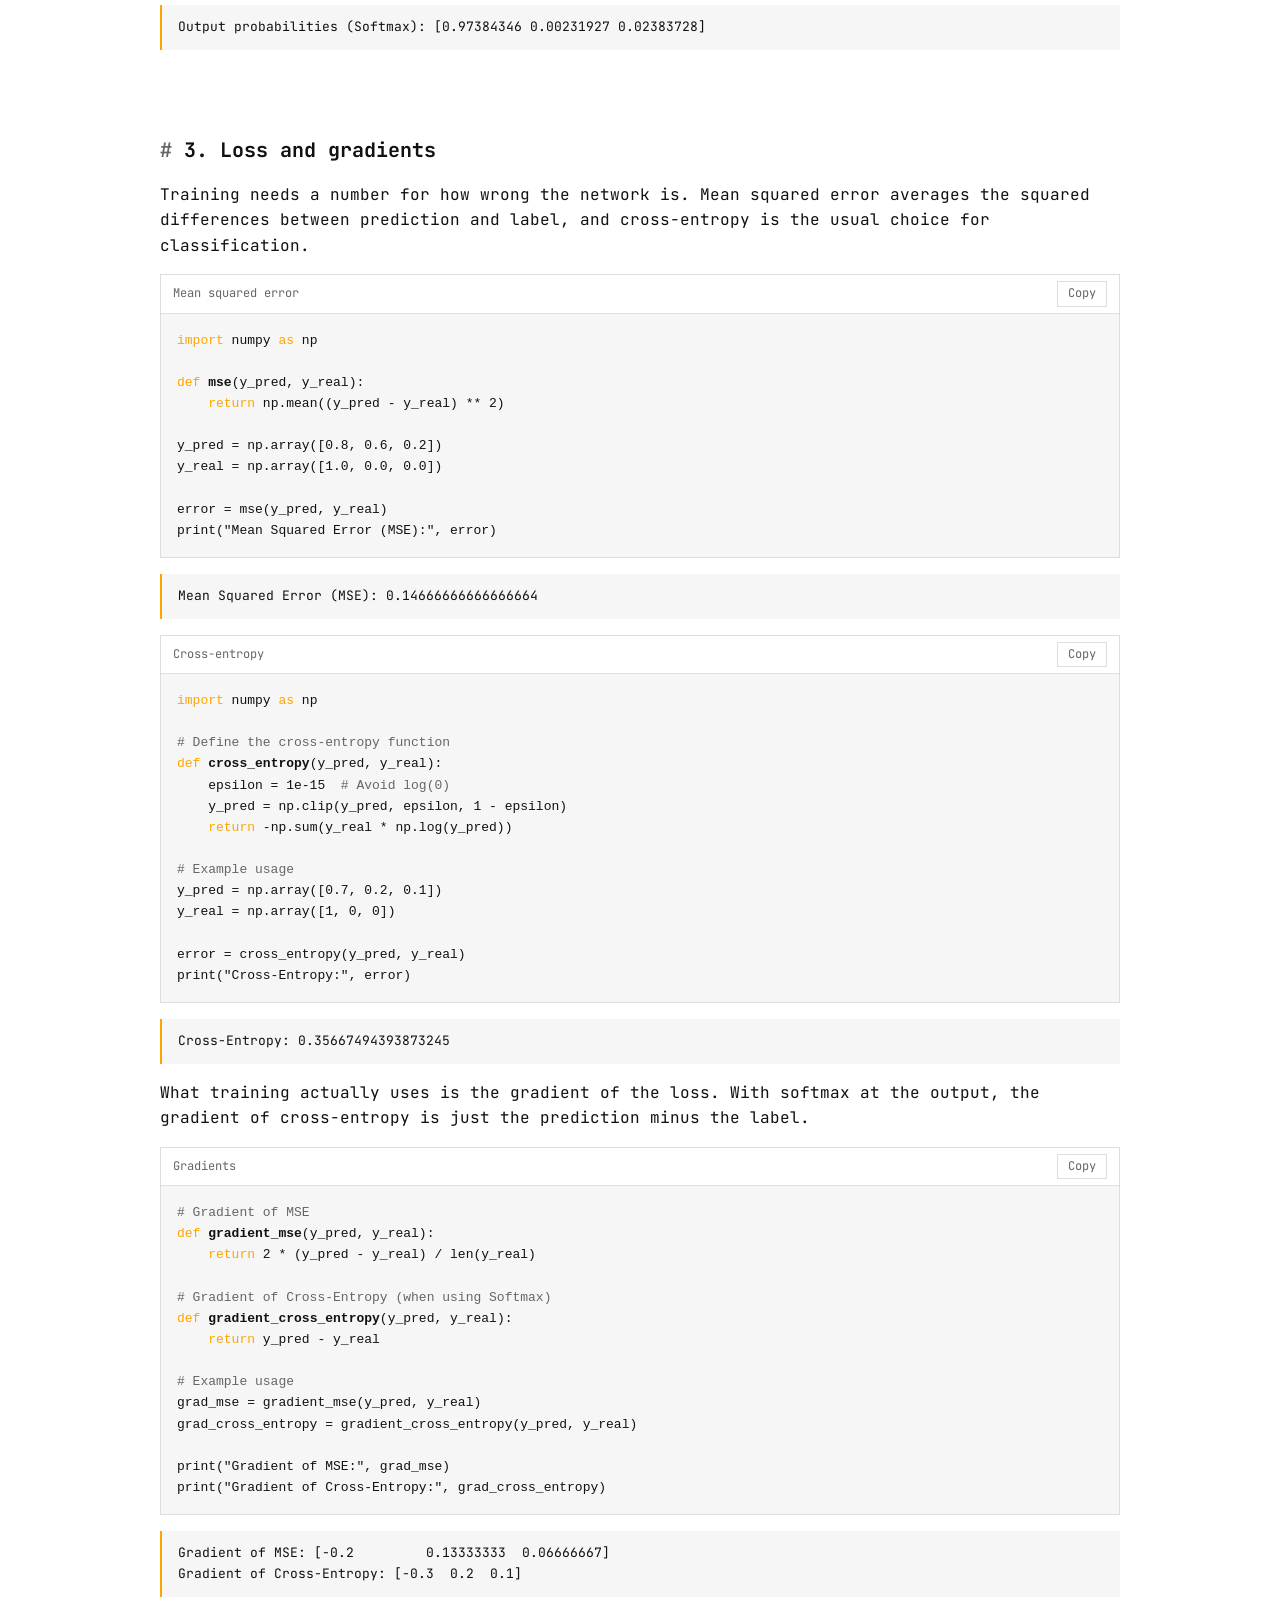
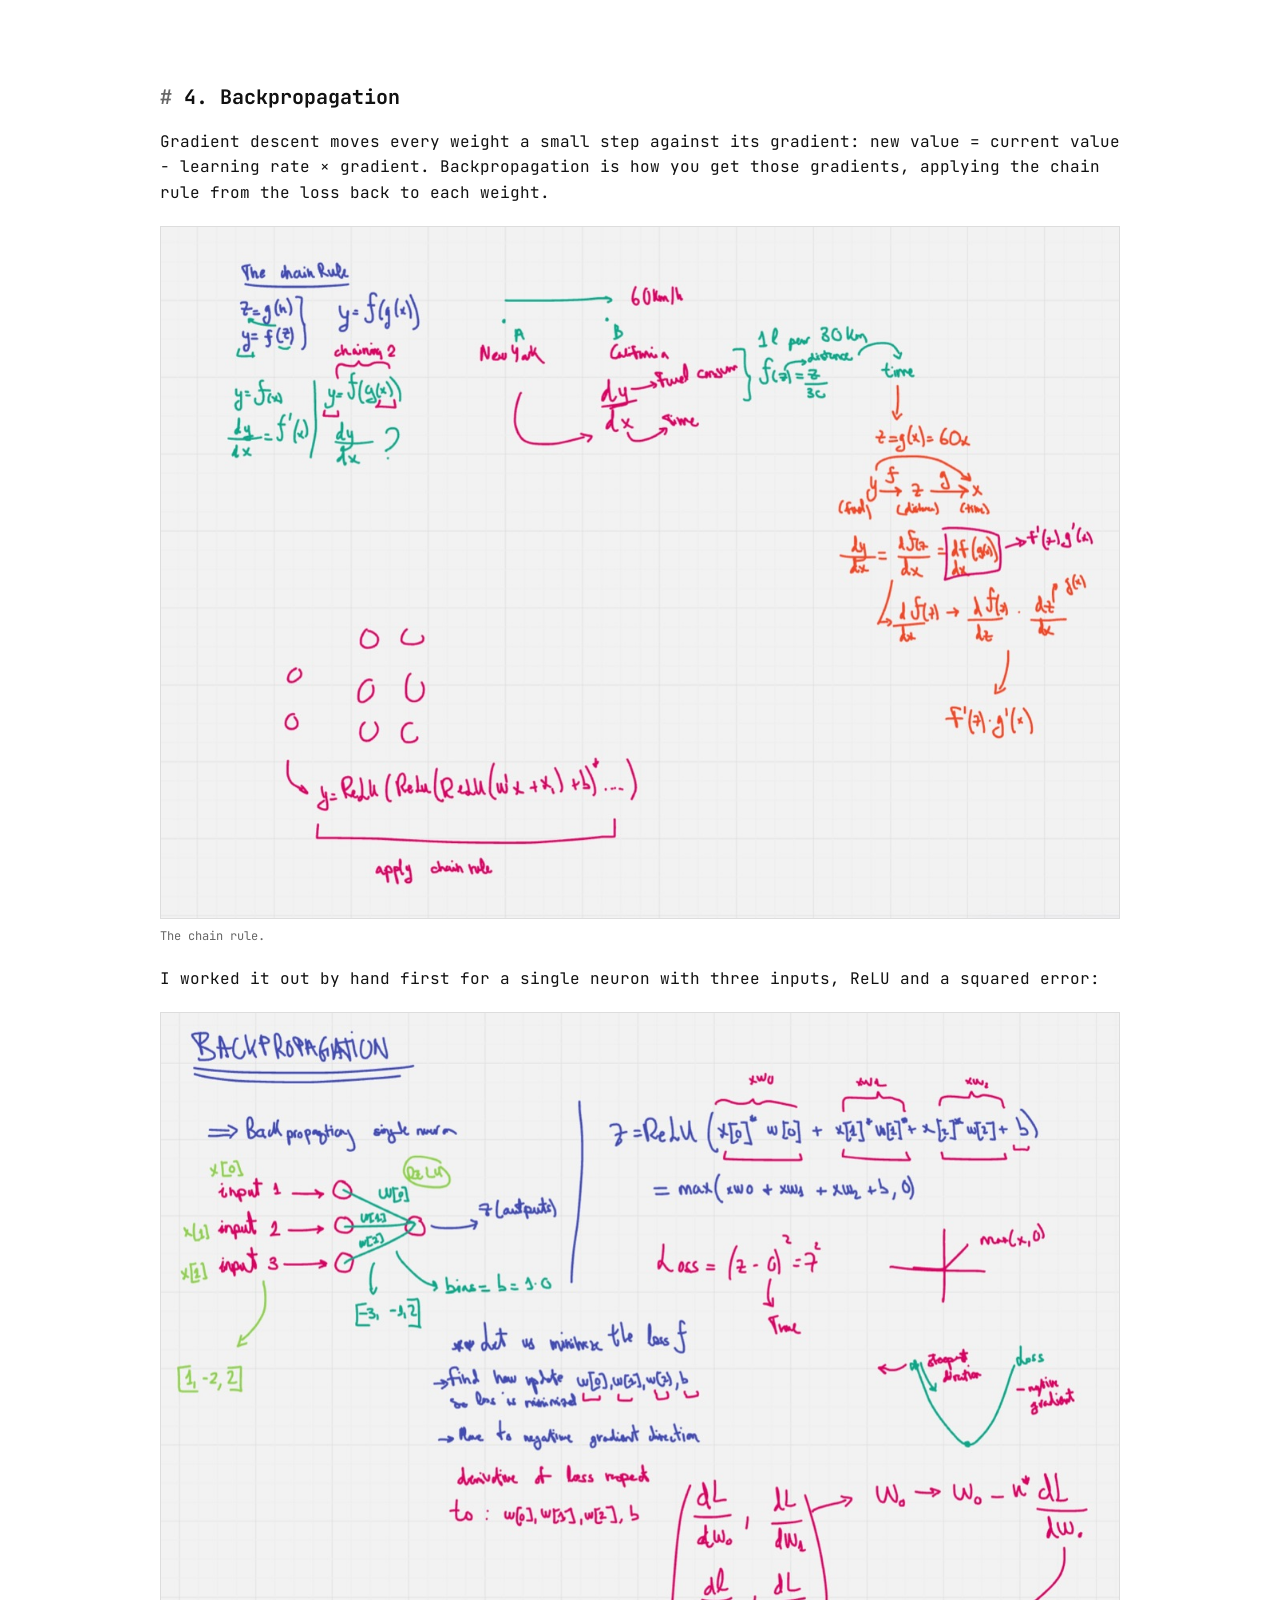
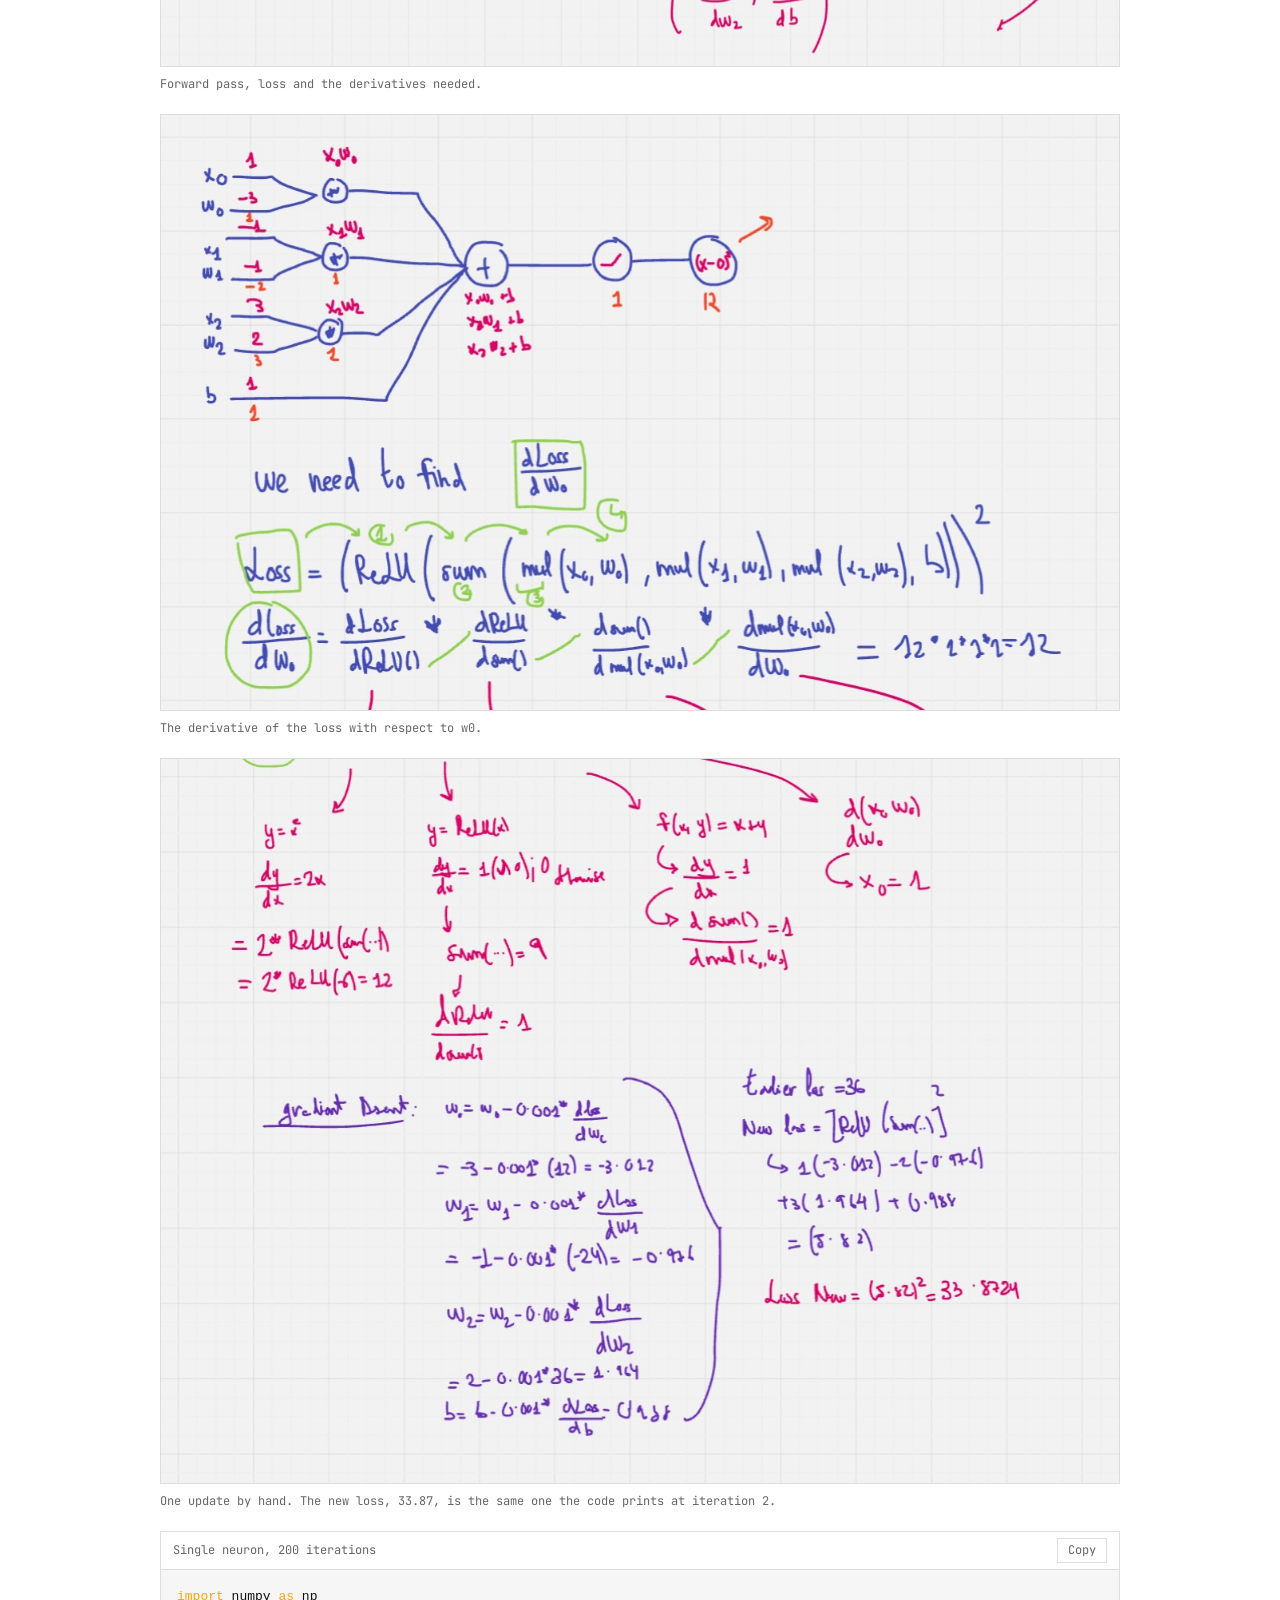
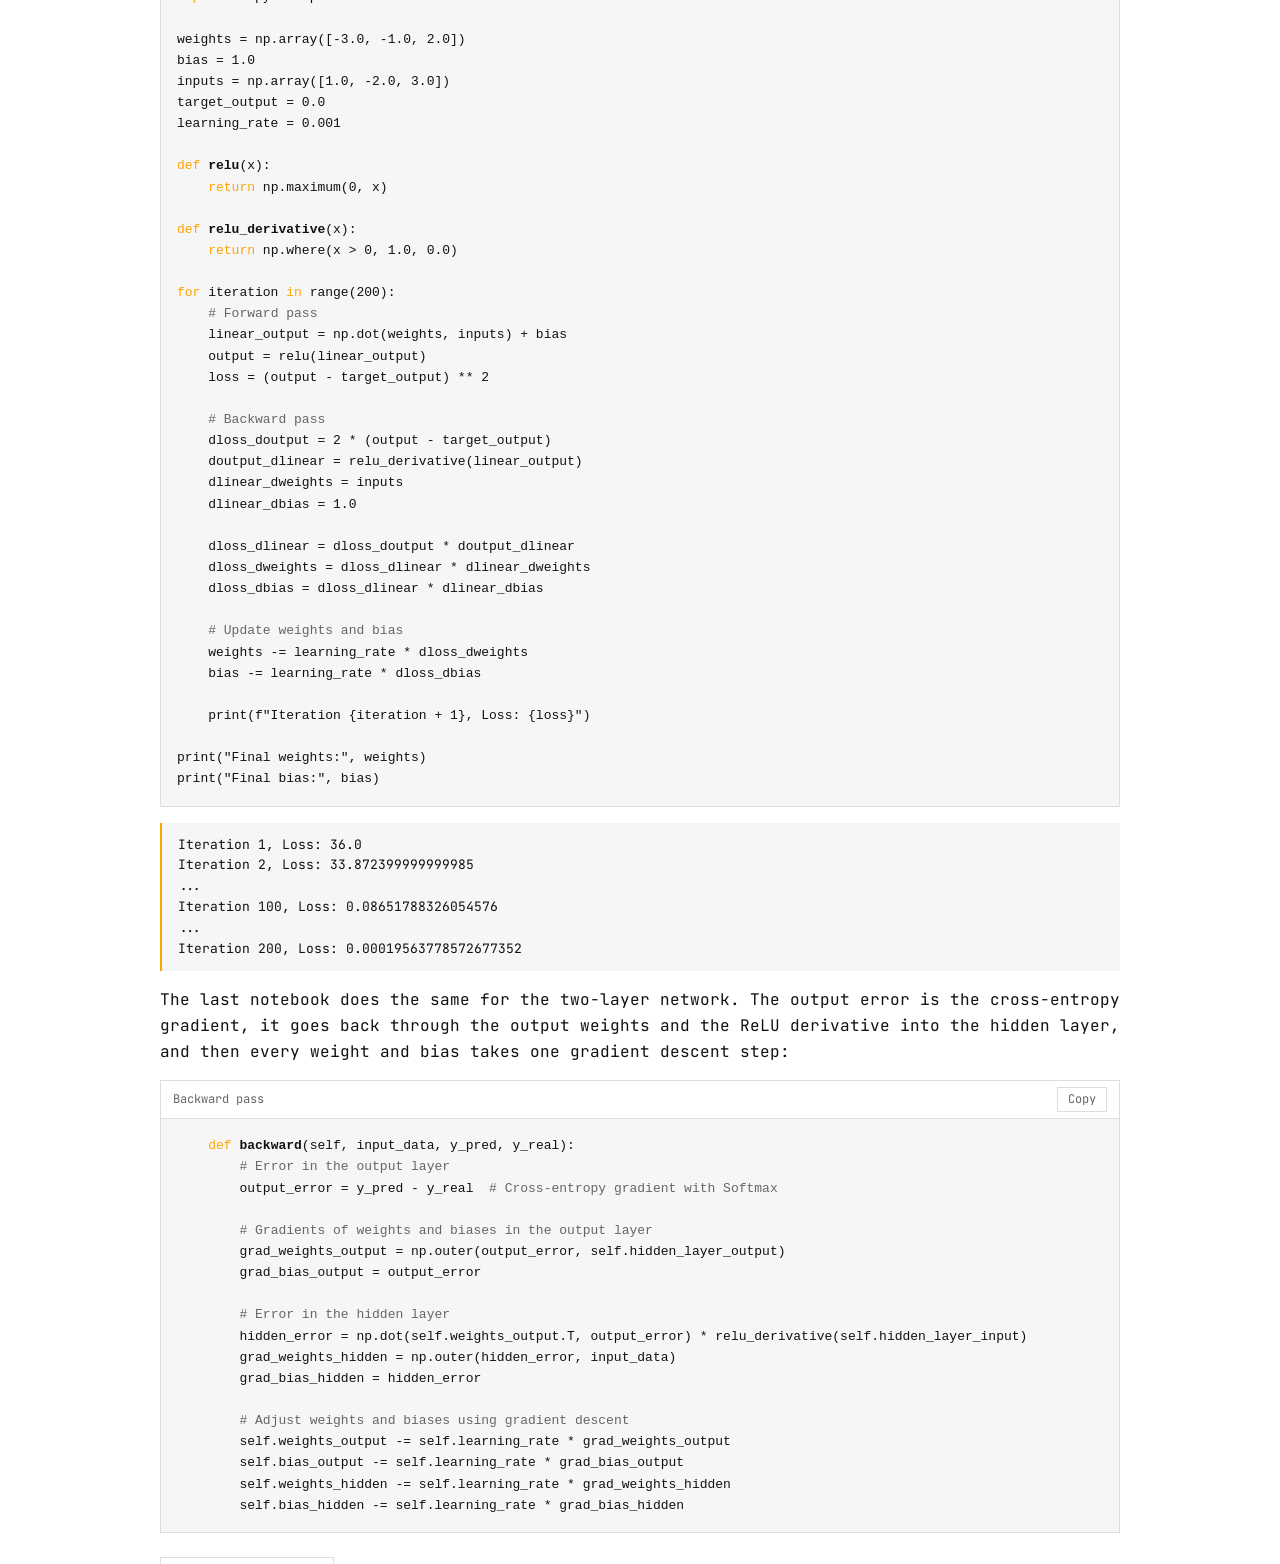
<file: nn_scratch.html>
<!DOCTYPE html>
<html lang="en">
<head>
   <meta charset="UTF-8">
   <meta name="viewport" content="width=device-width, initial-scale=1.0">
   <title>Neural networks from scratch | javier.garcia</title>
   <link rel="stylesheet" href="styles.css?v=light1">
   <link rel="preconnect" href="https://fonts.googleapis.com">
   <link rel="preconnect" href="https://fonts.gstatic.com" crossorigin>
   <link rel="icon" type="image/png" href="favicon.ico">
   <link href="https://fonts.googleapis.com/css2?family=JetBrains+Mono:wght@400;700&display=swap" rel="stylesheet">
   <script src="script.js?v=0c50f05" defer></script>
   <script>
   function copyCode(id) {
       const codeBlock = document.getElementById(id);
       const textArea = document.createElement('textarea');
       textArea.value = codeBlock.textContent;
       document.body.appendChild(textArea);
       textArea.select();
       document.execCommand('copy');
       document.body.removeChild(textArea);
       
       const button = document.querySelector(`button[data-target="${id}"]`);
       const originalText = button.textContent;
       button.textContent = 'Copied!';
       setTimeout(() => {
           button.textContent = originalText;
       }, 2000);
   }
   </script>
</head>
<body>
   <header>
    <a class="logo" href="index.html">jgg<span>_</span></a>
    <nav>
      <a href="index.html#projects">projects</a>
      <a href="https://github.com/drtey">github</a>
    </nav>
  </header>
   
   <main>
       <div class="container">
           <section id="project-header">
               <h1>Neural networks from scratch</h1>

               <div class="project-summary">
                   <div class="project-meta">
                       <p>2024 · python · numpy · jupyter</p>
                   </div>

                   <div class="project-description">
                       <p>Four notebooks where I build a neural network with Python and NumPy and no deep learning framework. It starts with a single neuron and ends with backpropagation. Each step has a hand-drawn diagram of what the code computes.</p>
                   </div>

                   <div class="project-links">
                    <a href="https://github.com/drtey/nn_scratch" class="button" target="_blank">GitHub Repository</a>
                   </div>
               </div>

               <div class="section-nav">
                   <h3>Contents</h3>
                   <ul>
                       <li><a href="#neurons">1. Neurons and layers</a></li>
                       <li><a href="#activations">2. Activation functions</a></li>
                       <li><a href="#loss">3. Loss and gradients</a></li>
                       <li><a href="#backprop">4. Backpropagation</a></li>
                   </ul>
               </div>
           </section>

           <section id="neurons">
               <h2>1. Neurons and layers</h2>
               <p>A neuron multiplies each input by a weight, adds the results and adds a bias. With three inputs:</p>

               <div class="image-container">
                   <img loading="lazy" src="assets/img/nn/neuron-3.jpg" width="1200" height="514" alt="Hand-drawn neuron with three inputs, three weights and a bias">
                   <p>One neuron, three inputs.</p>
               </div>

               <div class="code-block">
                   <div class="code-header">
                       <span>Neuron with 3 inputs</span>
                       <button class="copy-button" data-target="code-1" onclick="copyCode('code-1')">Copy</button>
                   </div>
<pre id="code-1"><code class="python">inputs = [7, 3, 5]
weights = [0.5, -0.6, 0.8]
bias = 1.2

<span class="comment"># Calculating the output of the neuron</span>
output = (inputs[0] * weights[0] + inputs[1] * weights[1] + inputs[2] * weights[2] + bias)
print(f"Output of neuron with 3 inputs: {output}")</code></pre>
               </div>
               <div class="output-block"><p>Output of neuron with 3 inputs: 6.9</p></div>
               <p>A layer is several neurons reading the same inputs, each with its own weights and bias. Three neurons over four inputs give three outputs.</p>

               <div class="image-container">
                   <img loading="lazy" src="assets/img/nn/layer.jpg" width="1200" height="542" alt="Hand-drawn layer of three neurons connected to four inputs">
                   <p>Every input goes to every neuron.</p>
               </div>
               <p>With NumPy the whole layer is one dot product plus the biases:</p>

               <div class="image-container">
                   <img loading="lazy" src="assets/img/nn/layer-numpy.jpg" width="1200" height="677" alt="Hand-drawn np.dot of the weight matrix and the inputs">
                   <p>Each row of the weight matrix is one neuron.</p>
               </div>

               <div class="code-block">
                   <div class="code-header">
                       <span>Layer with NumPy</span>
                       <button class="copy-button" data-target="code-2" onclick="copyCode('code-2')">Copy</button>
                   </div>
<pre id="code-2"><code class="python">inputs = [1.5, -2.0, 3.3, 0.7]

<span class="comment"># Weights for each neuron</span>
weights = [
    [0.4, -0.2, 0.5, 1.2],
    [0.6, -0.8, 0.3, -0.7],
    [-0.3, 0.9, -0.4, 0.5]
]

<span class="comment"># Biases for each neuron</span>
biases = [1.0, -1.5, 0.8]

<span class="comment"># Calculate the layer outputs</span>
layer_outputs = np.dot(weights, inputs) + biases

print(layer_outputs)</code></pre>
               </div>
               <div class="output-block"><p>[ 4.49  1.5  -2.42]</p></div>
               <p>To run several samples at once, the inputs turn into a matrix with one row per sample. The weights then have to be transposed so the shapes match, and each row of the result is the layer output for one sample.</p>

               <div class="image-container">
                   <img loading="lazy" src="assets/img/nn/batch-transpose.jpg" width="1200" height="611" alt="Hand-drawn batch of inputs multiplied by the transposed weights">
                   <p>A batch of three samples through the layer.</p>
               </div>

               <div class="code-block">
                   <div class="code-header">
                       <span>Batch of inputs</span>
                       <button class="copy-button" data-target="code-3" onclick="copyCode('code-3')">Copy</button>
                   </div>
<pre id="code-3"><code class="python">inputs = [
    [2.5, -1.0, 4.0, 1.5], 
    [3.0, 0.5, -2.5, 3.5], 
    [-2.0, 3.5, 2.0, -1.5]
]

<span class="comment"># Weights for each neuron</span>
weights = [
    [0.4, -0.3, 0.6, 1.2],
    [0.7, -1.0, 0.3, -0.8],
    [-0.5, 0.6, -0.2, 1.0]
]

<span class="comment"># Biases for each neuron</span>
biases = [1.5, -0.5, 2.5]

inputs_array = np.array(inputs)
weights_array = np.array(weights)
biases_array = np.array(biases)

outputs = np.dot(inputs_array, weights_array.T) + biases_array
print(outputs)</code></pre>
               </div>
               <div class="output-block"><p>[[ 7.    2.25  1.35]</p><p> [ 5.25 -2.45  5.3 ]</p><p> [-0.95 -3.6   3.7 ]]</p></div>
               <p>A second layer takes the first layer's output as its input:</p>

               <div class="code-block">
                   <div class="code-header">
                       <span>Two layers</span>
                       <button class="copy-button" data-target="code-4" onclick="copyCode('code-4')">Copy</button>
                   </div>
<pre id="code-4"><code class="python"><span class="comment"># Calculate the output of the first layer</span>
layer1_outputs = np.dot(inputs_array, weights_array.T) + biases_array

<span class="comment"># Calculate the output of the second layer</span>
layer2_outputs = np.dot(layer1_outputs, weights2_array.T) + biases2_array

print(layer2_outputs)</code></pre>
               </div>
               <div class="output-block"><p>[[ 0.894  -1.7    -2.313 ]</p><p> [ 2.483  -2.1305 -4.4665]</p><p> [ 1.164   0.822  -3.191 ]]</p></div>
           </section>

           <section id="activations">
               <h2>2. Activation functions</h2>
               <p>Without an activation function, stacking layers still gives you a linear model. The notebook goes through sigmoid, tanh, ReLU, Leaky ReLU and softmax, with the formula of each one and where it falls short. Sigmoid and tanh flatten out for large inputs and the gradient vanishes there; ReLU avoids that but can leave neurons stuck at zero, which is what Leaky ReLU fixes.</p>

               <div class="image-container">
                   <img loading="lazy" src="assets/img/nn/activations.jpg" width="1200" height="711" alt="Plots of sigmoid, tanh, ReLU and Leaky ReLU">
                   <p>Sigmoid, tanh, ReLU and Leaky ReLU.</p>
               </div>
               <p>Then they go into a network: two inputs, a hidden layer of three neurons with ReLU, and an output layer of three neurons with softmax, so the outputs are probabilities that add up to 1.</p>

               <div class="image-container">
                   <img loading="lazy" src="assets/img/nn/network.jpg" width="1200" height="917" alt="Hand-drawn two-layer network with ReLU and softmax">
                   <p>ReLU in the hidden layer, softmax at the output.</p>
               </div>

               <div class="image-container">
                   <img loading="lazy" src="assets/img/nn/forward.jpg" width="1200" height="653" alt="Hand-drawn forward pass through the two layers">
                   <p>The forward pass in order.</p>
               </div>

               <div class="code-block">
                   <div class="code-header">
                       <span>Forward pass</span>
                       <button class="copy-button" data-target="code-5" onclick="copyCode('code-5')">Copy</button>
                   </div>
<pre id="code-5"><code class="python"><span class="keyword">import</span> numpy <span class="keyword">as</span> np

<span class="keyword">def</span> <span class="function">relu</span>(x):
    <span class="keyword">return</span> np.maximum(0, x)

<span class="keyword">def</span> <span class="function">softmax</span>(z):
    exp_values = np.exp(z - np.max(z))  
    sum_exp_values = np.sum(exp_values)
    probabilities = exp_values / sum_exp_values
    <span class="keyword">return</span> probabilities

<span class="keyword">class</span> <span class="function">NeuralNetworkWithSoftmax</span>:
    <span class="keyword">def</span> <span class="function">__init__</span>(self):
        self.weights_hidden = np.array([[0.1, 0.2], [0.3, 0.4], [0.5, 0.6]]) 
        self.bias_hidden = np.array([0.1, -0.1, 0.05])                      
        self.weights_output = np.array([[0.7, 0.8, 0.9], [-0.1, -0.2, -0.3], [0.3, 0.2, 0.1]])
        self.bias_output = np.array([0.1, -0.1, 0.05])                       

    <span class="keyword">def</span> <span class="function">forward</span>(self, input_data):
        <span class="comment"># Forward pass in the hidden layer</span>
        hidden_layer_input = np.dot(self.weights_hidden, input_data) + self.bias_hidden
        hidden_layer_output = relu(hidden_layer_input)  <span class="comment"># Apply ReLU function in the hidden layer</span>
        
        <span class="comment"># Forward pass in the output layer</span>
        output_layer_input = np.dot(self.weights_output, hidden_layer_output) + self.bias_output
        output = softmax(output_layer_input)  <span class="comment"># Apply Softmax function in the output layer to get probabilities</span>
        
        <span class="keyword">return</span> output

network = NeuralNetworkWithSoftmax()

input_data = np.array([2.0, 3.0])

output = network.forward(input_data)

print("Output probabilities (Softmax):", output)</code></pre>
               </div>
               <div class="output-block"><p>Output probabilities (Softmax): [0.97384346 0.00231927 0.02383728]</p></div>
           </section>

           <section id="loss">
               <h2>3. Loss and gradients</h2>
               <p>Training needs a number for how wrong the network is. Mean squared error averages the squared differences between prediction and label, and cross-entropy is the usual choice for classification.</p>

               <div class="code-block">
                   <div class="code-header">
                       <span>Mean squared error</span>
                       <button class="copy-button" data-target="code-6" onclick="copyCode('code-6')">Copy</button>
                   </div>
<pre id="code-6"><code class="python"><span class="keyword">import</span> numpy <span class="keyword">as</span> np

<span class="keyword">def</span> <span class="function">mse</span>(y_pred, y_real):
    <span class="keyword">return</span> np.mean((y_pred - y_real) ** 2)

y_pred = np.array([0.8, 0.6, 0.2])
y_real = np.array([1.0, 0.0, 0.0])

error = mse(y_pred, y_real)
print("Mean Squared Error (MSE):", error)</code></pre>
               </div>
               <div class="output-block"><p>Mean Squared Error (MSE): 0.14666666666666664</p></div>

               <div class="code-block">
                   <div class="code-header">
                       <span>Cross-entropy</span>
                       <button class="copy-button" data-target="code-7" onclick="copyCode('code-7')">Copy</button>
                   </div>
<pre id="code-7"><code class="python"><span class="keyword">import</span> numpy <span class="keyword">as</span> np

<span class="comment"># Define the cross-entropy function</span>
<span class="keyword">def</span> <span class="function">cross_entropy</span>(y_pred, y_real):
    epsilon = 1e-15  <span class="comment"># Avoid log(0)</span>
    y_pred = np.clip(y_pred, epsilon, 1 - epsilon)
    <span class="keyword">return</span> -np.sum(y_real * np.log(y_pred))

<span class="comment"># Example usage</span>
y_pred = np.array([0.7, 0.2, 0.1])
y_real = np.array([1, 0, 0])

error = cross_entropy(y_pred, y_real)
print("Cross-Entropy:", error)</code></pre>
               </div>
               <div class="output-block"><p>Cross-Entropy: 0.35667494393873245</p></div>
               <p>What training actually uses is the gradient of the loss. With softmax at the output, the gradient of cross-entropy is just the prediction minus the label.</p>

               <div class="code-block">
                   <div class="code-header">
                       <span>Gradients</span>
                       <button class="copy-button" data-target="code-8" onclick="copyCode('code-8')">Copy</button>
                   </div>
<pre id="code-8"><code class="python"><span class="comment"># Gradient of MSE</span>
<span class="keyword">def</span> <span class="function">gradient_mse</span>(y_pred, y_real):
    <span class="keyword">return</span> 2 * (y_pred - y_real) / len(y_real)

<span class="comment"># Gradient of Cross-Entropy (when using Softmax)</span>
<span class="keyword">def</span> <span class="function">gradient_cross_entropy</span>(y_pred, y_real):
    <span class="keyword">return</span> y_pred - y_real

<span class="comment"># Example usage</span>
grad_mse = gradient_mse(y_pred, y_real)
grad_cross_entropy = gradient_cross_entropy(y_pred, y_real)

print("Gradient of MSE:", grad_mse)
print("Gradient of Cross-Entropy:", grad_cross_entropy)</code></pre>
               </div>
               <div class="output-block"><p>Gradient of MSE: [-0.2         0.13333333  0.06666667]</p><p>Gradient of Cross-Entropy: [-0.3  0.2  0.1]</p></div>
           </section>

           <section id="backprop">
               <h2>4. Backpropagation</h2>
               <p>Gradient descent moves every weight a small step against its gradient: new value = current value - learning rate × gradient. Backpropagation is how you get those gradients, applying the chain rule from the loss back to each weight.</p>

               <div class="image-container">
                   <img loading="lazy" src="assets/img/nn/chain-rule.jpg" width="1200" height="866" alt="Hand-drawn notes on the chain rule">
                   <p>The chain rule.</p>
               </div>
               <p>I worked it out by hand first for a single neuron with three inputs, ReLU and a squared error:</p>

               <div class="image-container">
                   <img loading="lazy" src="assets/img/nn/backprop.jpg" width="1200" height="818" alt="Hand-drawn backpropagation through one neuron">
                   <p>Forward pass, loss and the derivatives needed.</p>
               </div>

               <div class="image-container">
                   <img loading="lazy" src="assets/img/nn/backprop-neuron.jpg" width="1200" height="745" alt="Hand-drawn derivative of the loss with respect to w0">
                   <p>The derivative of the loss with respect to w0.</p>
               </div>

               <div class="image-container">
                   <img loading="lazy" src="assets/img/nn/gradient-step.jpg" width="1200" height="907" alt="Hand-drawn gradient descent step with numbers">
                   <p>One update by hand. The new loss, 33.87, is the same one the code prints at iteration 2.</p>
               </div>

               <div class="code-block">
                   <div class="code-header">
                       <span>Single neuron, 200 iterations</span>
                       <button class="copy-button" data-target="code-9" onclick="copyCode('code-9')">Copy</button>
                   </div>
<pre id="code-9"><code class="python"><span class="keyword">import</span> numpy <span class="keyword">as</span> np

weights = np.array([-3.0, -1.0, 2.0])
bias = 1.0
inputs = np.array([1.0, -2.0, 3.0])
target_output = 0.0
learning_rate = 0.001

<span class="keyword">def</span> <span class="function">relu</span>(x):
    <span class="keyword">return</span> np.maximum(0, x)

<span class="keyword">def</span> <span class="function">relu_derivative</span>(x):
    <span class="keyword">return</span> np.where(x &gt; 0, 1.0, 0.0)

<span class="keyword">for</span> iteration <span class="keyword">in</span> range(200):
    <span class="comment"># Forward pass</span>
    linear_output = np.dot(weights, inputs) + bias
    output = relu(linear_output)
    loss = (output - target_output) ** 2

    <span class="comment"># Backward pass</span>
    dloss_doutput = 2 * (output - target_output)
    doutput_dlinear = relu_derivative(linear_output)
    dlinear_dweights = inputs
    dlinear_dbias = 1.0

    dloss_dlinear = dloss_doutput * doutput_dlinear
    dloss_dweights = dloss_dlinear * dlinear_dweights
    dloss_dbias = dloss_dlinear * dlinear_dbias

    <span class="comment"># Update weights and bias</span>
    weights -= learning_rate * dloss_dweights
    bias -= learning_rate * dloss_dbias

    print(f"Iteration {iteration + 1}, Loss: {loss}")

print("Final weights:", weights)
print("Final bias:", bias)</code></pre>
               </div>
               <div class="output-block"><p>Iteration 1, Loss: 36.0</p><p>Iteration 2, Loss: 33.872399999999985</p><p>...</p><p>Iteration 100, Loss: 0.08651788326054576</p><p>...</p><p>Iteration 200, Loss: 0.00019563778572677352</p></div>
               <p>The last notebook does the same for the two-layer network. The output error is the cross-entropy gradient, it goes back through the output weights and the ReLU derivative into the hidden layer, and then every weight and bias takes one gradient descent step:</p>

               <div class="code-block">
                   <div class="code-header">
                       <span>Backward pass</span>
                       <button class="copy-button" data-target="code-10" onclick="copyCode('code-10')">Copy</button>
                   </div>
<pre id="code-10"><code class="python">    <span class="keyword">def</span> <span class="function">backward</span>(self, input_data, y_pred, y_real):
        <span class="comment"># Error in the output layer</span>
        output_error = y_pred - y_real  <span class="comment"># Cross-entropy gradient with Softmax</span>
        
        <span class="comment"># Gradients of weights and biases in the output layer</span>
        grad_weights_output = np.outer(output_error, self.hidden_layer_output)
        grad_bias_output = output_error
        
        <span class="comment"># Error in the hidden layer</span>
        hidden_error = np.dot(self.weights_output.T, output_error) * relu_derivative(self.hidden_layer_input)
        grad_weights_hidden = np.outer(hidden_error, input_data)
        grad_bias_hidden = hidden_error
        
        <span class="comment"># Adjust weights and biases using gradient descent</span>
        self.weights_output -= self.learning_rate * grad_weights_output
        self.bias_output -= self.learning_rate * grad_bias_output
        self.weights_hidden -= self.learning_rate * grad_weights_hidden
        self.bias_hidden -= self.learning_rate * grad_bias_hidden</code></pre>
               </div>
           </section>

           <div class="navigation">
                <a href="index.html#projects" class="button secondary">← back to projects</a>
            </div>
       </div>
   </main>
   
   <footer>
    <span>© 2026 javier garcia garcia</span>
    <a href="mailto:javiggv99@gmail.com">email</a>
    <a href="https://github.com/drtey">github</a>
  </footer>
</body>
</html>
</file>
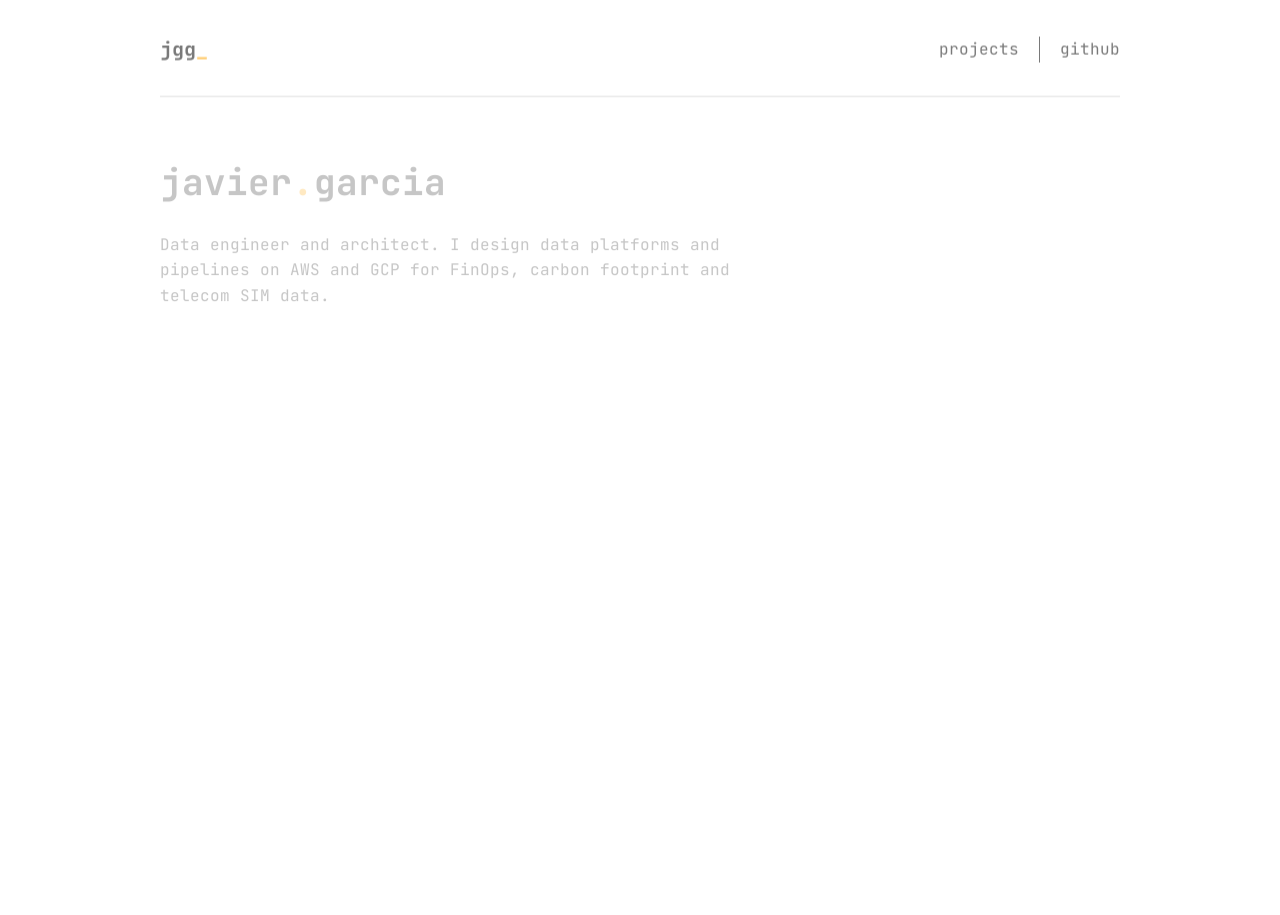
<file: projects.html>
<!DOCTYPE html>
<html lang="en">
<head>
  <meta charset="UTF-8">
  <title>javier.garcia</title>
  <link rel="icon" type="image/png" href="favicon.ico">
  <link rel="canonical" href="index.html#projects">
  <meta http-equiv="refresh" content="0; url=index.html#projects">
</head>
<body>
  <p><a href="index.html#projects">projects</a></p>
</body>
</html>
</file>
<file: styles.css>
:root {
  --fg: #111;
  --bg: #fff;
  --muted: #666;
  --line: #ddd;
  --code-bg: #f6f6f6;
  --accent: orange;
  --ease: cubic-bezier(.2, .7, .2, 1);
  color-scheme: light;
  color: var(--fg);
  background: var(--bg);
  font-family: 'JetBrains Mono', ui-monospace, Menlo, monospace;
  font-size: 16px;
}
* { box-sizing: border-box; }
body { max-width: 1040px; margin: 0 auto; padding: 0 40px; background: var(--bg); line-height: 1.6; }
::selection { background: var(--accent); color: #111; }
a { color: inherit; text-underline-offset: 4px; text-decoration-color: var(--muted); transition: color .2s, text-decoration-color .2s; }
a:hover { color: var(--accent); text-decoration-color: var(--accent); }
a:focus-visible, summary:focus-visible { outline: 2px solid var(--fg); outline-offset: 4px; }

header { display: flex; align-items: center; justify-content: space-between; padding: 30px 0; border-bottom: 2px solid var(--line); }
.logo { font-weight: bold; text-decoration: none; font-size: 20px; }
.logo span, h1 span { color: var(--accent); }
.logo span { animation: blink 1.1s steps(1) infinite; }
@keyframes blink { 50% { opacity: 0; } }
nav { display: flex; gap: 20px; }
nav a + a { border-left: 1px solid var(--fg); padding-left: 20px; }

/* underline that draws in from the left */
nav a, footer a {
  text-decoration: none;
  background: linear-gradient(currentColor, currentColor) 0 100% / 0 1px no-repeat;
  transition: color .2s, background-size .3s var(--ease);
}
nav a + a { background-position: 20px 100%; }
nav a:hover, footer a:hover { background-size: 100% 1px; }
nav a + a:hover { background-size: calc(100% - 20px) 1px; }

.intro { padding: 54px 0 24px; }
h1 { font-size: clamp(28px, 4vw, 36px); margin: 0 0 20px; }
.intro p { margin: 0; max-width: 640px; }

section { padding-top: 32px; }
h2 { font-size: 20px; margin: 0 0 12px; }
h2::before { content: '# '; color: var(--muted); }

.project { border-bottom: 1px solid var(--line); }
.project summary { display: flex; gap: 24px; padding: 14px 0; cursor: pointer; list-style: none; user-select: none; -webkit-tap-highlight-color: transparent; }
.project summary::-webkit-details-marker { display: none; }
.project .name { flex: 0 0 240px; transition: color .2s, transform .2s var(--ease); }
.project .icon { position: relative; display: inline-block; width: 11px; height: 11px; margin-right: 12px; vertical-align: -1px; color: var(--muted); transition: transform .45s var(--ease), color .2s; }
.project .icon::before, .project .icon::after { content: ''; position: absolute; left: 0; top: 50%; width: 100%; height: 2px; margin-top: -1px; background: currentColor; transition: transform .45s var(--ease); }
.project .icon::after { transform: rotate(90deg); }
.project summary:hover .icon { color: var(--accent); transform: rotate(90deg); }
.project[open]:not(.closing) .icon { color: var(--accent); transform: rotate(180deg); }
.project[open]:not(.closing) .icon::after { transform: rotate(0deg) scaleX(0); }
.project summary:hover .name { color: var(--accent); transform: translateX(4px); }
.project summary:active .name { transform: translateX(2px); }
.project .desc { color: var(--muted); transition: color .2s; }
.project summary:hover .desc { color: var(--fg); }
.project .body { padding-left: 264px; overflow: hidden; }
.project .body > p { margin: 0 0 16px; }
.project .body > :last-child { margin-bottom: 24px; }

figure { margin: 0 0 16px; }
figure img { display: block; width: 100%; height: auto; border: 1px solid var(--line); background: var(--code-bg); }
figcaption { color: var(--muted); font-size: 12px; margin-top: 6px; }
pre { margin: 0 0 16px; padding: 16px; background: var(--code-bg); border: 1px solid var(--line); overflow-x: auto; font: inherit; font-size: 13px; line-height: 1.55; }
.meta { color: var(--muted); font-size: 13px; }
.links { display: flex; gap: 20px; font-size: 14px; }
.links span { color: var(--muted); }

/* project write-ups (ct_scan.html, brain_tumor_mri.html) */
.project-content, #project-header { padding-top: 54px; }
.project-content > p:first-of-type, .project-meta { color: var(--muted); font-size: 14px; }
.project-meta p { margin: 0; }
.project-meta strong { font-weight: normal; color: var(--fg); }
.project-content h2, main section h2 { margin-top: 40px; }
#project-header h2, .intro + section h2, #projects h2 { margin-top: 0; }
h3 { font-size: 16px; margin: 28px 0 8px; }
.project-links, .navigation { display: flex; flex-wrap: wrap; gap: 12px; margin: 24px 0; }
.button { display: inline-block; padding: 8px 14px; border: 1px solid var(--fg); background: var(--fg); color: var(--bg); text-decoration: none; font-size: 14px; transition: background .2s, color .2s, border-color .2s; }
.button:hover { background: var(--accent); border-color: var(--accent); color: #111; }
.button.secondary { background: none; color: var(--fg); border-color: var(--line); }
.button.secondary:hover { border-color: var(--accent); color: var(--accent); }
.section-nav { border: 1px solid var(--line); padding: 16px 20px; margin: 24px 0; font-size: 14px; }
.section-nav h3 { margin: 0 0 8px; color: var(--muted); font-weight: normal; }
.section-nav ul { list-style: none; padding-left: 0; margin: 0; }
.section-nav ul ul { padding-left: 2ch; }
.section-nav a { text-decoration: none; }
.image-container { margin: 20px 0; }
.image-container img { display: block; max-width: 100%; height: auto; margin: 0 auto 8px; border: 1px solid var(--line); background: #fff; }
.image-container p, .image-caption { color: var(--muted); font-size: 12px; margin: 6px 0 0; }
.code-block { margin: 16px 0; border: 1px solid var(--line); }
.code-block pre { margin: 0; border: 0; }
.code-header { display: flex; justify-content: space-between; align-items: center; padding: 6px 12px; border-bottom: 1px solid var(--line); color: var(--muted); font-size: 12px; }
.copy-button { font: inherit; font-size: 12px; color: var(--muted); background: none; border: 1px solid var(--line); padding: 2px 10px; cursor: pointer; transition: color .2s, border-color .2s; }
.copy-button:hover { color: var(--accent); border-color: var(--accent); }
.output-block { margin: 12px 0; padding: 12px 16px; border-left: 2px solid var(--accent); background: var(--code-bg); font-size: 13px; }
.output-block p { margin: 0; white-space: pre; }
.keyword, .import, .from { color: var(--accent); }
.comment { color: var(--muted); }
.function, .class { font-weight: bold; }

footer { display: flex; gap: 26px; border-top: 2px solid var(--line); margin-top: 72px; padding: 26px 0; font-size: 14px; color: var(--muted); }
footer > span { margin-right: auto; color: var(--fg); }
footer a:hover { color: var(--fg); }

@media (max-width: 720px) {
  body { padding: 0 16px; }
  header { padding: 22px 0; }
  .intro { padding: 36px 0 12px; }
  .project summary { flex-direction: column; gap: 2px; }
  .project .name { flex: none; }
  .project .body { padding-left: 0; }
  footer { margin-top: 42px; flex-wrap: wrap; gap: 20px; }
  footer > span { width: 100%; }
}

@media (prefers-reduced-motion: no-preference) {
  html { scroll-behavior: smooth; }

  @keyframes rise { from { opacity: 0; transform: translateY(8px); } }

  /* page load: content settles in top to bottom */
  header, .intro, #projects h2, .project, footer { animation: rise .6s var(--ease) both; }
  .intro { animation-delay: .06s; }
  #projects h2 { animation-delay: .12s; }
  .project:nth-of-type(1) { animation-delay: .16s; }
  .project:nth-of-type(2) { animation-delay: .20s; }
  .project:nth-of-type(3) { animation-delay: .24s; }
  .project:nth-of-type(4) { animation-delay: .28s; }
  .project:nth-of-type(5) { animation-delay: .32s; }
  .project:nth-of-type(6) { animation-delay: .36s; }
  .project:nth-of-type(7) { animation-delay: .40s; }
  footer { animation-delay: .44s; }

  /* opening a project: its contents follow the height in a short cascade */
  .project.opening .body > * { animation: rise .45s var(--ease) both; }
  .project.opening .body > :nth-child(2) { animation-delay: .05s; }
  .project.opening .body > :nth-child(3) { animation-delay: .10s; }
  .project.opening .body > :nth-child(4) { animation-delay: .15s; }
  .project.opening .body > :nth-child(5) { animation-delay: .20s; }

  @keyframes pop-open { 40% { scale: 1.45; } }
  @keyframes pop-close { 40% { scale: 1.45; } }
  .project.opening .icon { animation: pop-open .4s var(--ease); }
  .project.closing .icon { animation: pop-close .4s var(--ease); }

  .js figure img { opacity: 0; transition: opacity .5s var(--ease); }
  .js figure img.loaded { opacity: 1; }
}
@media (prefers-reduced-motion: reduce) { .logo span { animation: none; } }
</file>
